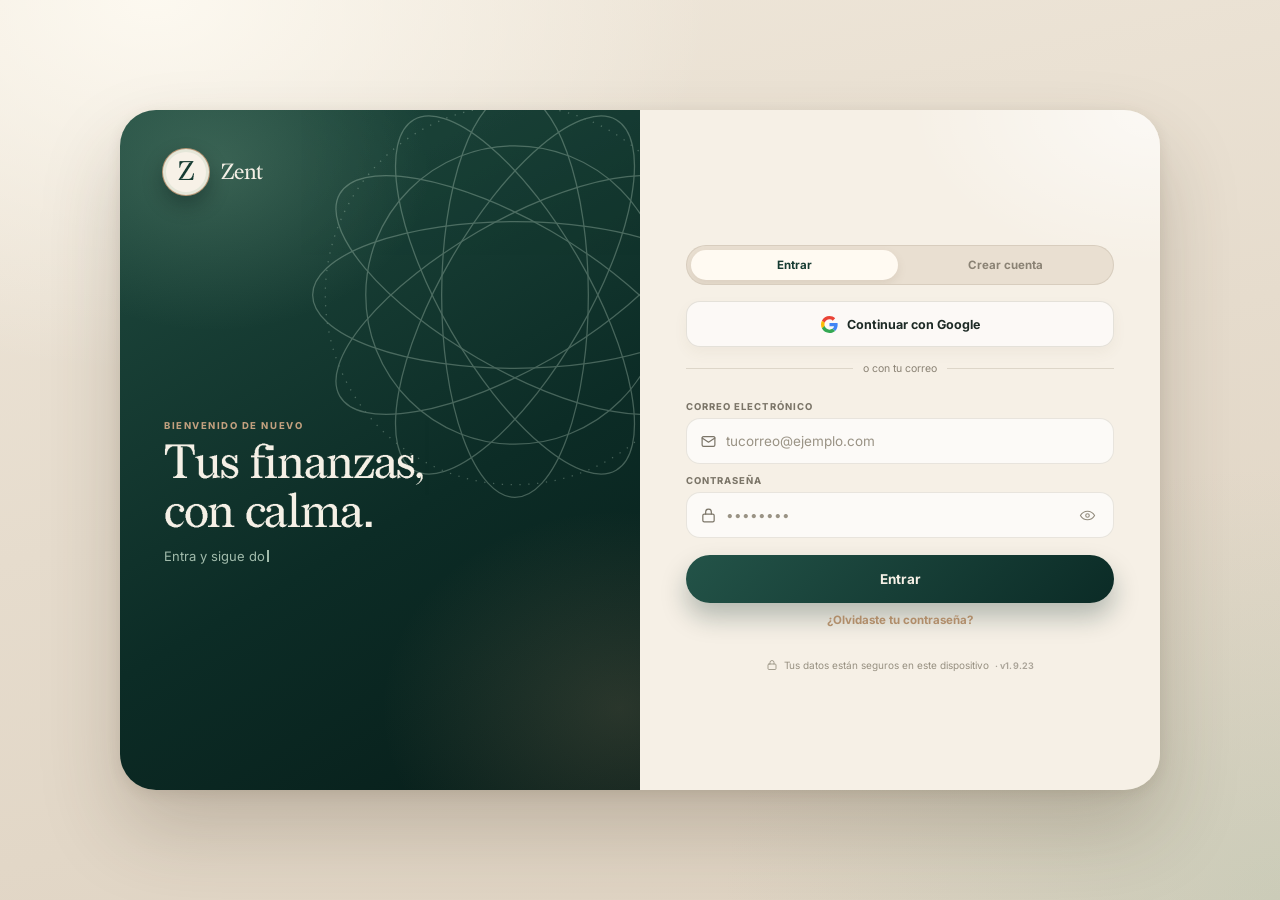
<file: index.html>
<!doctype html>
<html lang="es">
<head>
<meta charset="utf-8">
<meta name="viewport" content="width=device-width, initial-scale=1, maximum-scale=1, user-scalable=no, viewport-fit=cover">
<meta name="theme-color" content="#b08d6a">
<meta name="description" content="Zent: controla tus ingresos, gastos y cuentas de forma simple.">
<meta name="format-detection" content="telephone=no">
<meta name="mobile-web-app-capable" content="yes">
<meta name="apple-mobile-web-app-capable" content="yes">
<meta name="apple-mobile-web-app-title" content="Zent">
<meta name="apple-mobile-web-app-status-bar-style" content="default">
<title>Zent — Tus finanzas claras</title>
<link rel="manifest" href="manifest.webmanifest">
<link rel="icon" href="icons/zent.svg?v=1.8.1" type="image/svg+xml">
<link rel="icon" href="icons/icon-192.png?v=1.8.1" sizes="192x192" type="image/png">
<link rel="apple-touch-icon" href="icons/apple-touch-icon.png?v=1.8.1">
<link rel="preload" href="fonts/inter-normal.woff2" as="font" type="font/woff2" crossorigin>
<link rel="preload" href="fonts/redaction10-regular.woff2" as="font" type="font/woff2" crossorigin>
<link rel="preload" href="fonts/redaction10-bold.woff2" as="font" type="font/woff2" crossorigin>
<link rel="stylesheet" href="fonts.css">
<link rel="stylesheet" href="iconos.css">
<link rel="stylesheet" href="styles.css">
<link rel="stylesheet" href="theme-nayda.css">
<!-- Libreria de Supabase local (sin CDN). Se carga en paralelo y
     nunca bloquea el arranque: la app abre con lo guardado en el
     dispositivo y la nube entra en segundo plano. -->
<script async src="vendor/supabase-js.js"></script>
<script>
  var __zentTouchX = null;
  var __zentTouchY = null;
  document.addEventListener('gesturestart', function (event) { event.preventDefault(); }, { passive: false });
  document.addEventListener('gesturechange', function (event) { event.preventDefault(); }, { passive: false });
  document.addEventListener('gestureend', function (event) { event.preventDefault(); }, { passive: false });
  document.addEventListener('touchstart', function (event) {
    if (event.touches && event.touches.length === 1) {
      __zentTouchX = event.touches[0].clientX;
      __zentTouchY = event.touches[0].clientY;
    }
  }, { passive: true });
  document.addEventListener('touchmove', function (event) {
    if (!event.touches) return;
    if (event.touches.length > 1) { event.preventDefault(); return; }
    if (__zentTouchX === null) return;
    var dx = Math.abs(event.touches[0].clientX - __zentTouchX);
    var dy = Math.abs(event.touches[0].clientY - __zentTouchY);
    if (dx > dy && dx > 6) event.preventDefault();
  }, { passive: false });
  document.addEventListener('touchend', function () {
    __zentTouchX = null;
    __zentTouchY = null;
  }, { passive: true });
</script>
<style>
  /* ============================================================
     Pantalla de carga
     Va incrustada en el HTML para que aparezca de inmediato,
     sin esperar a los CSS externos ni a la librería de Supabase.
     ============================================================ */
  #boot {
    --boot-bg:
      radial-gradient(900px 520px at 12% -6%, rgba(255, 252, 244, 0.92), transparent 62%),
      radial-gradient(760px 460px at 92% 4%, rgba(142, 182, 155, 0.3), transparent 60%),
      radial-gradient(700px 520px at 70% 100%, rgba(176, 141, 106, 0.22), transparent 62%),
      linear-gradient(168deg, #efe7da 0%, #e6dccd 48%, #ded2c1 100%);
    --boot-ink: #163b32;
    --boot-ink-2: rgba(29, 58, 44, 0.52);
    --boot-line: rgba(29, 58, 44, 0.13);
    --boot-humo: rgba(29, 58, 44, 0.1);
    position: fixed;
    inset: 0;
    z-index: 999;
    display: grid;
    place-items: center;
    background: var(--boot-bg);
    transition: opacity .45s ease, visibility .45s;
  }

  #boot::after {
    content: "";
    position: absolute;
    inset: 0;
    pointer-events: none;
    opacity: .3;
    background-image: url("data:image/svg+xml,%3Csvg xmlns='http://www.w3.org/2000/svg' width='160' height='160'%3E%3Cfilter id='n'%3E%3CfeTurbulence type='fractalNoise' baseFrequency='0.85' numOctaves='3' stitchTiles='stitch'/%3E%3C/filter%3E%3Crect width='160' height='160' filter='url(%23n)' opacity='0.22'/%3E%3C/svg%3E");
  }

  #boot.listo {
    opacity: 0;
    visibility: hidden;
  }

  #boot .boot-caja {
    position: relative;
    z-index: 1;
    display: flex;
    flex-direction: column;
    align-items: center;
  }

  /* El billete de Zent, dibujado en SVG para que no dependa de imagenes */
  #boot .boot-bill {
    width: min(240px, 76vw);
    height: auto;
    display: block;
    filter: drop-shadow(0 18px 30px rgba(22, 59, 50, 0.18));
    animation: boot-flotar 3.2s ease-in-out infinite;
  }

  #boot .boot-nombre {
    margin-top: 16px;
    font-family: "Redaction", Georgia, "Times New Roman", serif;
    font-size: 32px;
    letter-spacing: 0.005em;
    color: var(--boot-ink);
    animation: boot-entrar .55s ease both;
  }

  #boot .boot-paso {
    margin-top: 8px;
    min-height: 14px;
    font-family: "Inter", -apple-system, BlinkMacSystemFont, "Segoe UI", Roboto, Arial, sans-serif;
    font-size: 10.5px;
    font-weight: 600;
    letter-spacing: 0.2em;
    text-transform: uppercase;
    color: var(--boot-ink-2);
    animation: boot-entrar .55s ease .1s both;
  }

  #boot .boot-barra {
    width: 128px;
    height: 2px;
    margin-top: 26px;
    border-radius: 2px;
    background: var(--boot-line);
    overflow: hidden;
    animation: boot-entrar .55s ease .18s both;
  }

  #boot .boot-barra i {
    display: block;
    width: 38%;
    height: 100%;
    border-radius: 2px;
    background: linear-gradient(90deg, #8eb69b, #b08d6a);
    animation: boot-barra 1.3s cubic-bezier(.55, 0, .45, 1) infinite;
  }

  /* Tema oscuro */
  @media (prefers-color-scheme: dark) {
    #boot:not(.claro) {
      --boot-bg:
        radial-gradient(900px 520px at 12% -6%, rgba(142, 182, 155, 0.2), transparent 62%),
        radial-gradient(760px 460px at 92% 4%, rgba(218, 241, 222, 0.1), transparent 60%),
        linear-gradient(168deg, #051f20 0%, #0b2b26 55%, #103830 100%);
      --boot-ink: #daf1de;
      --boot-ink-2: rgba(218, 241, 222, 0.55);
      --boot-line: rgba(218, 241, 222, 0.16);
      --boot-humo: rgba(218, 241, 222, 0.08);
    }
  }

  #boot.oscuro {
    --boot-bg:
      radial-gradient(900px 520px at 12% -6%, rgba(142, 182, 155, 0.2), transparent 62%),
      radial-gradient(760px 460px at 92% 4%, rgba(218, 241, 222, 0.1), transparent 60%),
      linear-gradient(168deg, #051f20 0%, #0b2b26 55%, #103830 100%);
    --boot-ink: #daf1de;
    --boot-ink-2: rgba(218, 241, 222, 0.55);
    --boot-line: rgba(218, 241, 222, 0.16);
    --boot-humo: rgba(218, 241, 222, 0.08);
  }

  #boot.oscuro .boot-bill {
    filter: drop-shadow(0 18px 34px rgba(0, 0, 0, 0.45));
  }

  @keyframes boot-flotar {
    0%, 100% { transform: translateY(0); }
    50% { transform: translateY(-6px); }
  }

  @keyframes boot-entrar {
    from { opacity: 0; transform: translateY(9px); }
    to { opacity: 1; transform: none; }
  }

  @keyframes boot-barra {
    0% { transform: translateX(-105%); }
    100% { transform: translateX(365%); }
  }

  @media (prefers-reduced-motion: reduce) {
    #boot .boot-bill,
    #boot .boot-nombre,
    #boot .boot-paso,
    #boot .boot-barra,
    #boot .boot-barra i {
      animation: none;
    }
    #boot .boot-nombre,
    #boot .boot-paso,
    #boot .boot-barra {
      opacity: 1;
    }
  }
</style>
<script>
  /* La pantalla de carga se retira cuando la app avisa que ya está lista.
     Si algo falla, se retira sola para no dejar al usuario atascado. */
  (function () {
    function bootEl() { return document.getElementById('boot'); }

    window.zentListo = function () {
      var boot = bootEl();
      if (!boot || boot.classList.contains('listo')) return;
      boot.classList.add('listo');
      setTimeout(function () {
        if (boot.parentNode) boot.parentNode.removeChild(boot);
      }, 500);
    };

    window.zentCarga = function (texto) {
      var paso = document.getElementById('boot-paso');
      if (paso && texto) paso.textContent = texto;
    };

    function aplicarTema() {
      var boot = bootEl();
      if (!boot) return;
      try {
        var raw = localStorage.getItem('zent.state.v1');
        var tema = raw ? (JSON.parse(raw).theme || 'system') : 'system';
        if (tema === 'dark') boot.classList.add('oscuro');
        if (tema === 'light') boot.classList.add('claro');
      } catch (e) { /* sin tema guardado: se usa el del sistema */ }
    }

    if (document.readyState === 'loading') {
      document.addEventListener('DOMContentLoaded', aplicarTema);
    } else {
      aplicarTema();
    }

    setTimeout(window.zentListo, 6000);
  })();
</script>
</head>
<body>
<div id="boot" aria-hidden="true">
  <div class="boot-caja">
    <svg class="boot-bill" viewBox="0 0 240 104" role="img" aria-label="Billete de Zent">
      <defs>
        <linearGradient id="bpapel" x1="0" y1="0" x2="0.6" y2="1">
          <stop offset="0" stop-color="#f6f8ea"/>
          <stop offset="0.55" stop-color="#e6ecd4"/>
          <stop offset="1" stop-color="#d2ddbb"/>
        </linearGradient>
      </defs>
      <rect x="1" y="1" width="238" height="102" rx="9" fill="url(#bpapel)" stroke="rgba(29,58,44,0.55)"/>
      <rect x="6" y="6" width="228" height="92" rx="6" fill="none" stroke="rgba(29,58,44,0.32)"/>
      <rect x="10" y="10" width="220" height="84" rx="4" fill="none" stroke="rgba(29,58,44,0.14)"/>
      <rect x="18" y="21" width="46" height="15" rx="7.5" fill="rgba(255,255,255,0.42)" stroke="rgba(29,58,44,0.4)"/>
      <rect x="176" y="21" width="46" height="15" rx="7.5" fill="rgba(255,255,255,0.42)" stroke="rgba(29,58,44,0.4)"/>
      <rect x="30" y="27" width="22" height="2" rx="1" fill="rgba(29,58,44,0.22)"/>
      <rect x="188" y="27" width="22" height="2" rx="1" fill="rgba(29,58,44,0.22)"/>
      <rect x="72" y="14" width="96" height="13" rx="2" fill="#1a382b"/>
      <text x="120" y="24" text-anchor="middle" font-family="Inter, -apple-system, Segoe UI, Roboto, Arial, sans-serif" font-size="9" font-weight="700" letter-spacing="1.2" fill="#eff4e1">BANCO DE ZENT</text>
      <ellipse cx="120" cy="55" rx="24" ry="22" fill="none" stroke="rgba(29,58,44,0.28)" stroke-dasharray="1.5 2.2"/>
      <ellipse cx="120" cy="55" rx="20" ry="18" fill="#eef2df" stroke="rgba(29,58,44,0.6)" stroke-width="2"/>
      <text x="120" y="66" text-anchor="middle" font-family="Redaction, Georgia, Times New Roman, serif" font-size="30" fill="#1d3a2c">Z</text>
      <rect x="84" y="80" width="72" height="14" rx="2" fill="#1a382b"/>
      <text x="120" y="90.5" text-anchor="middle" font-family="Redaction, Georgia, Times New Roman, serif" font-size="10" letter-spacing="1.8" fill="#eff4e1">EFECTIVO</text>
    </svg>
    <span class="boot-nombre">Zent</span>
    <span class="boot-paso" id="boot-paso">Preparando tus cuentas…</span>
    <span class="boot-barra"><i></i></span>
  </div>
</div>
<div class="app">
  <aside class="sidebar" aria-label="Navegación principal">
    <a class="brand" href="#/resumen" aria-label="Zent, ir al resumen">
      <span class="brand-mark" aria-hidden="true">Z</span>
      <span class="brand-text">Zent<small>Tus finanzas, claras</small></span>
    </a>
    <nav class="side-nav">
      <button class="nav-item" data-action="nav" data-view="resumen">
        <svg viewBox="0 0 24 24" aria-hidden="true"><path d="M3 10.5 12 3l9 7.5V21a1 1 0 0 1-1 1h-5v-7H9v7H4a1 1 0 0 1-1-1z"/></svg>
        <span>Resumen</span>
      </button>
      <button class="nav-item" data-action="nav" data-view="movimientos">
        <svg viewBox="0 0 24 24" aria-hidden="true"><path d="M4 7h14l-3-3M20 17H6l3 3"/></svg>
        <span>Movimientos</span>
      </button>
      <button class="nav-item" data-action="nav" data-view="cuentas">
        <svg viewBox="0 0 24 24" aria-hidden="true"><rect x="3" y="6" width="18" height="13" rx="2"/><path d="M3 10h18M16 14h2"/></svg>
        <span>Cuentas</span>
      </button>
      <button class="nav-item" data-action="nav" data-view="estadisticas">
        <svg viewBox="0 0 24 24" aria-hidden="true"><path d="M4 20V11M10 20V4M16 20v-6M22 20H2"/></svg>
        <span>Estadísticas</span>
      </button>
      <button class="nav-item" data-action="nav" data-view="ajustes">
        <svg viewBox="0 0 24 24" aria-hidden="true"><circle cx="12" cy="12" r="3"/><path d="M19 12a7 7 0 0 0-.1-1l2-1.6-2-3.4-2.4 1a7 7 0 0 0-1.7-1L14.5 3h-5l-.3 2.5a7 7 0 0 0-1.7 1l-2.4-1-2 3.4L5 11a7 7 0 0 0 0 2l-2 1.6 2 3.4 2.4-1a7 7 0 0 0 1.7 1l.3 2.5h5l.3-2.5a7 7 0 0 0 1.7-1l2.4 1 2-3.4-2-1.6c.1-.3.1-.7.1-1z"/></svg>
        <span>Ajustes</span>
      </button>
    </nav>
    <div class="side-foot">
      <p class="privacy-note">Tus datos se sincronizan con Supabase.</p>
    </div>
  </aside>

  <div class="main">
    <header class="topbar">
      <div class="topbar-brand only-mobile" aria-hidden="true"><span class="brand-mark sm">Z</span>Zent</div>
      <button class="icon-btn" id="themeBtn" data-action="cycle-theme" aria-label="Cambiar tema"></button>
    </header>

    <main id="view" class="view" tabindex="-1"></main>

    <button class="fab" data-action="add-movement" aria-label="Agregar movimiento">
      <svg viewBox="0 0 24 24" aria-hidden="true"><path d="M12 5v14M5 12h14"/></svg>
      <span>Agregar</span>
    </button>

    <nav class="tabbar" aria-label="Navegación inferior">
      <button class="tab-item" data-action="nav" data-view="resumen">
        <svg viewBox="0 0 24 24" aria-hidden="true"><path d="M3 10.5 12 3l9 7.5V21a1 1 0 0 1-1 1h-5v-7H9v7H4a1 1 0 0 1-1-1z"/></svg><span>Inicio</span>
      </button>
      <button class="tab-item" data-action="nav" data-view="movimientos">
        <svg viewBox="0 0 24 24" aria-hidden="true"><path d="M4 7h14l-3-3M20 17H6l3 3"/></svg><span>Movs.</span>
      </button>
      <button class="tab-item" data-action="nav" data-view="cuentas">
        <svg viewBox="0 0 24 24" aria-hidden="true"><rect x="3" y="6" width="18" height="13" rx="2"/><path d="M3 10h18M16 14h2"/></svg><span>Cuentas</span>
      </button>
      <button class="tab-item" data-action="nav" data-view="estadisticas">
        <svg viewBox="0 0 24 24" aria-hidden="true"><path d="M4 20V11M10 20V4M16 20v-6M22 20H2"/></svg><span>Stats</span>
      </button>
      <button class="tab-item" data-action="nav" data-view="ajustes">
        <svg viewBox="0 0 24 24" aria-hidden="true"><circle cx="12" cy="12" r="3"/><path d="M19 12a7 7 0 0 0-.1-1l2-1.6-2-3.4-2.4 1a7 7 0 0 0-1.7-1L14.5 3h-5l-.3 2.5a7 7 0 0 0-1.7 1l-2.4-1-2 3.4L5 11a7 7 0 0 0 0 2l-2 1.6 2 3.4 2.4-1a7 7 0 0 0 1.7 1l.3 2.5h5l.3-2.5a7 7 0 0 0 1.7-1l2.4 1 2-3.4-2-1.6c.1-.3.1-.7.1-1z"/></svg><span>Ajustes</span>
      </button>
    </nav>
  </div>
</div>

<div id="modalRoot"></div>
<div id="toast" class="toast" role="status" aria-live="polite"></div>
<script src="supabase-config.js"></script>
<script src="sync.js"></script>
<script>
/* Comprobación local de la sesión: si hay un token guardado se abre
   la app al instante, sin esperar a la red. La validación real se
   hace en segundo plano desde app.js. */
(function () {
  var hasSession = false;
  try {
    for (var i = 0; i < localStorage.length; i += 1) {
      var key = localStorage.key(i) || '';
      if (key.indexOf('sb-') === 0 && key.indexOf('-auth-token') !== -1 && localStorage.getItem(key)) {
        hasSession = true;
        break;
      }
    }
  } catch (error) { /* almacenamiento bloqueado */ }
  if (!hasSession) {
    location.replace('login.html');
    return;
  }
  if (typeof window.zentCarga === 'function') window.zentCarga('Abriendo tus cuentas…');
})();
</script>
<script src="icons/iconos.js"></script>
<script src="frases.js" defer></script>
<script src="app.js" defer></script>
</body>
</html>
</file>
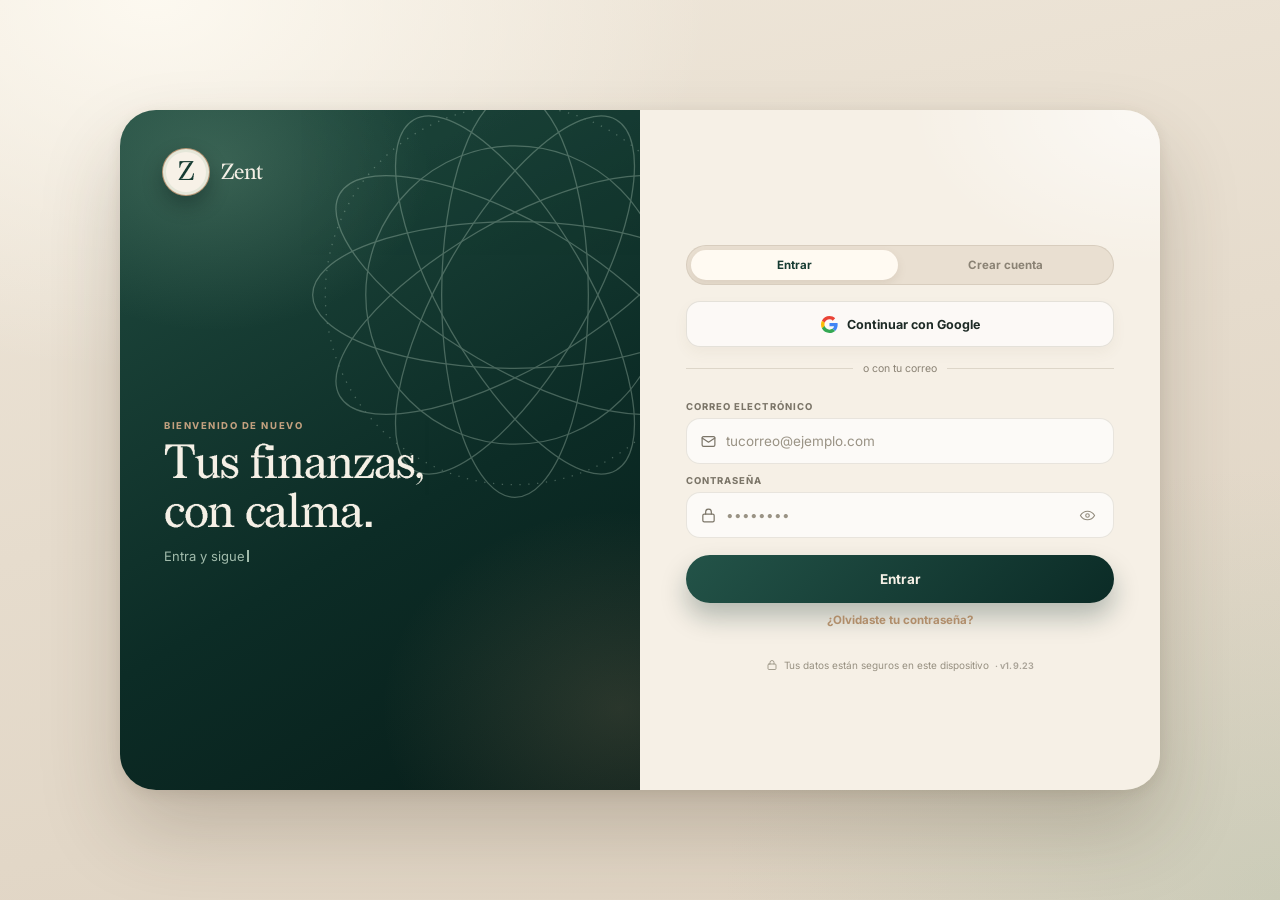
<file: login.html>
<!doctype html>
<html lang="es">
<head>
<meta charset="utf-8">
<meta name="viewport" content="width=device-width, initial-scale=1, maximum-scale=1, user-scalable=no">
<meta name="theme-color" content="#163b32">
<meta name="apple-mobile-web-app-status-bar-style" content="default">
<title>Zent — Iniciar sesión</title>
<link rel="icon" href="icons/zent.svg?v=1.8.1" type="image/svg+xml">
<link rel="preload" href="fonts/inter-normal.woff2" as="font" type="font/woff2" crossorigin>
<link rel="preload" href="fonts/redaction10-regular.woff2" as="font" type="font/woff2" crossorigin>
<link rel="stylesheet" href="fonts.css">
<script>
  var __zentTouchX = null;
  var __zentTouchY = null;
  document.addEventListener('gesturestart', function (event) { event.preventDefault(); }, { passive: false });
  document.addEventListener('gesturechange', function (event) { event.preventDefault(); }, { passive: false });
  document.addEventListener('gestureend', function (event) { event.preventDefault(); }, { passive: false });
  document.addEventListener('touchstart', function (event) {
    if (event.touches && event.touches.length === 1) {
      __zentTouchX = event.touches[0].clientX;
      __zentTouchY = event.touches[0].clientY;
    }
  }, { passive: true });
  document.addEventListener('touchmove', function (event) {
    if (!event.touches) return;
    if (event.touches.length > 1) { event.preventDefault(); return; }
    if (__zentTouchX === null) return;
    var dx = Math.abs(event.touches[0].clientX - __zentTouchX);
    var dy = Math.abs(event.touches[0].clientY - __zentTouchY);
    if (dx > dy && dx > 6) event.preventDefault();
  }, { passive: false });
  document.addEventListener('touchend', function () {
    __zentTouchX = null;
    __zentTouchY = null;
  }, { passive: true });
</script>
<style>
  * { box-sizing: border-box; }
  :root {
    --forest: #163b32;
    --forest-2: #0b2b26;
    --sage: #8eb69b;
    --camel: #b08d6a;
    --cream: #f6f0e6;
    --ink: #1d2a25;
    --muted: #7b7568;
    --line: rgba(122, 110, 88, .2);
    --serif: "Redaction", Georgia, "Times New Roman", serif;
    --sans: "Inter", -apple-system, BlinkMacSystemFont, "Segoe UI", Roboto, Helvetica, Arial, sans-serif;
  }
  html, body {
    margin: 0;
    padding: 0;
    min-height: 100%;
    overscroll-behavior-y: none;
  }
  html {
    background: linear-gradient(180deg, #0c2c26 0%, #0c2c26 50%, #f6f0e6 50%, #f6f0e6 100%);
  }
  body {
    min-height: 100dvh;
    font-family: var(--sans);
    background: var(--cream);
    color: var(--ink);
    -webkit-user-select: none;
    user-select: none;
    -webkit-touch-callout: none;
    touch-action: pan-y;
    overflow-x: hidden;
    overflow-x: clip;
    overscroll-behavior-x: none;
  }
  a { color: inherit; }
  .shell {
    min-height: 100dvh;
    display: flex;
    flex-direction: column;
  }

  /* En iPhone el documento no debe rebotar: si lo hace, Safari descubre
     el lienzo blanco por arriba y por abajo. El desplazamiento vive
     dentro de .shell, cuyo fondo es verde arriba y crema abajo, así que
     el rebote siempre enseña el color correcto. */
  @media (max-width: 899px) {
    html {
      position: fixed;
      inset: 0;
      width: 100%;
      height: 100%;
      overflow: hidden;
      background: var(--cream);
    }
    body {
      position: fixed;
      inset: 0;
      height: 100%;
      min-height: 0;
      overflow: hidden;
      background: var(--cream);
    }
    .shell {
      --top-h: 340px;
      height: 100%;
      min-height: 0;
      overflow-x: hidden;
      overflow-y: auto;
      -webkit-overflow-scrolling: touch;
      overscroll-behavior-y: contain;
      background: linear-gradient(180deg, #0c2c26 0 var(--top-h), var(--cream) var(--top-h));
    }
  }

  /* ---------- Cabecera bosque ---------- */
  .bosque-top {
    position: relative;
    flex: none;
    min-height: 340px;
    overflow: hidden;
    padding-top: max(0px, env(safe-area-inset-top));
    color: #f5f0e6;
    background:
      radial-gradient(340px 260px at 18% 8%, rgba(142, 182, 155, .26), transparent 64%),
      radial-gradient(360px 300px at 96% 88%, rgba(176, 141, 106, .2), transparent 66%),
      linear-gradient(150deg, #214c40, #0c2c26 58%, #071d19);
    transition: min-height .25s ease;
  }
  .rosette {
    position: absolute;
    top: -46px;
    right: -70px;
    width: 340px;
    height: 340px;
    opacity: .28;
    pointer-events: none;
  }
  .rosette ellipse, .rosette circle {
    fill: none;
    stroke: #daf1de;
    stroke-width: 1;
  }
  .brand {
    position: relative;
    z-index: 2;
    display: flex;
    align-items: center;
    gap: 11px;
    width: fit-content;
    margin: 18px 24px 0;
    text-decoration: none;
  }
  .seal {
    display: grid;
    place-items: center;
    width: 48px;
    height: 48px;
    border: 1.5px solid rgba(176, 141, 106, .9);
    border-radius: 50%;
    background: #f7f1e7;
    color: var(--forest);
    font-family: var(--serif);
    font-size: 27px;
    line-height: 1;
    box-shadow: 0 9px 20px rgba(3, 17, 14, .32), inset 0 0 0 3px rgba(142, 182, 155, .18);
  }
  .wordmark {
    font-family: var(--serif);
    font-size: 22px;
    font-weight: 400;
    letter-spacing: -.01em;
  }
  .bosque-copy {
    position: relative;
    z-index: 2;
    padding: 44px 26px 0;
    transition: opacity .2s ease, transform .25s ease;
  }
  .eyebrow {
    min-height: 1.2em;
    margin: 0 0 9px;
    color: #c3a17f;
    font-size: 9.5px;
    font-weight: 750;
    letter-spacing: .16em;
    text-transform: uppercase;
  }
  .bosque-copy h1 {
    min-height: 2.04em;
    max-width: 310px;
    margin: 0;
    font-family: var(--serif);
    font-size: 36px;
    font-weight: 400;
    letter-spacing: -.028em;
    line-height: 1.02;
    white-space: pre-line;
  }
  .top-sub {
    min-height: 1.5em;
    margin: 9px 0 0;
    color: rgba(218, 241, 222, .72);
    font-size: 11.5px;
    line-height: 1.5;
  }
  .type-cursor {
    display: inline-block;
    width: 2px;
    height: .92em;
    margin-left: 2px;
    background: currentColor;
    vertical-align: -.08em;
    animation: cursor-blink .75s steps(1) infinite;
  }
  @keyframes cursor-blink {
    50% { opacity: 0; }
  }

  /* ---------- Hoja del formulario ---------- */
  .bosque-sheet {
    position: relative;
    flex: 1;
    display: flex;
    flex-direction: column;
    padding: 20px 24px calc(24px + env(safe-area-inset-bottom));
    border-radius: 34px 34px 0 0;
    background:
      radial-gradient(420px 260px at 100% 0%, rgba(255, 255, 255, .62), transparent 60%),
      var(--cream);
    box-shadow: 0 -16px 34px rgba(5, 25, 20, .16);
  }
  .auth-tabs {
    position: relative;
    display: flex;
    gap: 4px;
    padding: 4px;
    overflow: hidden;
    border: 1px solid rgba(122, 110, 88, .16);
    border-radius: 999px;
    background: #e9dfd1;
  }
  .auth-tab-pill {
    position: absolute;
    z-index: 0;
    top: 4px;
    bottom: 4px;
    left: 4px;
    width: calc(50% - 6px);
    border-radius: 999px;
    background: #fffaf2;
    box-shadow: 0 4px 10px rgba(122, 102, 72, .12);
    pointer-events: none;
    transition: transform .32s cubic-bezier(.22, .9, .28, 1.12);
  }
  .auth-tabs[data-mode="signup"] .auth-tab-pill {
    transform: translateX(calc(100% + 4px));
  }
  .auth-tab {
    position: relative;
    z-index: 1;
    flex: 1;
    padding: 8px 0;
    border: 0;
    border-radius: 999px;
    background: transparent;
    color: #8a8274;
    font-family: var(--sans);
    font-size: 11.5px;
    font-weight: 700;
    cursor: pointer;
    transition: color .2s ease;
  }
  .auth-tab.active {
    color: var(--forest);
  }
  .auth-tab:focus-visible {
    outline: 2px solid var(--camel);
    outline-offset: -2px;
  }

  /* La recuperación y la confirmación por código son flujos aparte:
     no mostramos las pestañas Entrar / Crear cuenta. Conservamos el
     espacio para que el contenido no salte. */
  body.recovery-active .auth-tabs,
  body.recovery-active .google,
  body.recovery-active .divider,
  body.verify-active .auth-tabs,
  body.verify-active .google,
  body.verify-active .divider {
    display: none;
  }
  #recoveryRequest,
  #recoveryReset,
  #signupVerify {
    padding-top: 40px;
  }
  .google {
    display: flex;
    align-items: center;
    justify-content: center;
    gap: 9px;
    width: 100%;
    height: 46px;
    margin-top: 16px;
    border: 1px solid rgba(122, 110, 88, .18);
    border-radius: 14px;
    background: rgba(255, 255, 255, .62);
    color: var(--ink);
    font-family: var(--sans);
    font-size: 12.5px;
    font-weight: 700;
    cursor: pointer;
    box-shadow: 0 6px 14px rgba(122, 102, 72, .06);
    transition: background .18s ease, border-color .18s ease, transform .12s ease;
  }
  .google:hover { background: rgba(255, 255, 255, .82); }
  .google:active { transform: scale(.985); }
  .google:disabled { opacity: .6; cursor: not-allowed; }
  .google svg { width: 17px; height: 17px; flex: none; }
  .divider {
    display: flex;
    align-items: center;
    gap: 10px;
    margin: 15px 0;
    color: #8a8274;
    font-size: 10.5px;
    white-space: nowrap;
  }
  .divider::before, .divider::after {
    content: "";
    flex: 1;
    height: 1px;
    background: var(--line);
  }
  .field { display: flex; flex-direction: column; gap: 6px; margin-top: 11px; }
  .field label {
    color: var(--muted);
    font-size: 9.5px;
    font-weight: 750;
    letter-spacing: .11em;
    text-transform: uppercase;
  }
  .input-shell {
    display: flex;
    align-items: center;
    gap: 9px;
    height: 46px;
    padding: 0 13px;
    border: 1px solid rgba(122, 110, 88, .16);
    border-radius: 14px;
    background: rgba(255, 255, 255, .68);
    color: var(--muted);
    transition: border-color .15s ease, box-shadow .15s ease, background .15s ease;
  }
  .input-shell:focus-within {
    border-color: var(--camel);
    background: rgba(255, 255, 255, .86);
    box-shadow: 0 0 0 3px rgba(176, 141, 106, .14);
  }
  .input-shell > svg {
    flex: none;
    width: 17px;
    height: 17px;
    fill: none;
    stroke: currentColor;
    stroke-width: 1.7;
    stroke-linecap: round;
    stroke-linejoin: round;
  }
  .input-shell input {
    flex: 1;
    min-width: 0;
    padding: 0;
    border: 0;
    outline: 0;
    background: transparent;
    color: var(--ink);
    font-family: var(--sans);
    font-size: 13.5px;
    -webkit-user-select: text;
    user-select: text;
  }
  .input-shell input::placeholder { color: #9a9385; }
  .eye {
    flex: none;
    display: grid;
    place-items: center;
    width: 26px;
    height: 26px;
    padding: 0;
    border: 0;
    border-radius: 50%;
    background: transparent;
    color: #928b7d;
    cursor: pointer;
    transition: color .15s ease, background .15s ease;
  }
  .eye:hover { background: rgba(176, 141, 106, .12); color: var(--camel); }
  .eye.on { color: var(--camel); }
  .eye svg {
    width: 17px;
    height: 17px;
    fill: none;
    stroke: currentColor;
    stroke-width: 1.6;
    stroke-linecap: round;
    stroke-linejoin: round;
  }
  .primary {
    width: 100%;
    height: 48px;
    margin-top: 17px;
    border: 0;
    border-radius: 999px;
    background: linear-gradient(135deg, #235348, var(--forest-2));
    color: #f5f0e6;
    font-family: var(--sans);
    font-size: 13.5px;
    font-weight: 700;
    cursor: pointer;
    box-shadow: 0 14px 26px rgba(11, 43, 38, .28);
    transition: filter .15s ease, transform .12s ease;
  }
  .primary:hover { filter: brightness(1.07); }
  .primary:active { transform: scale(.985); }
  .primary:disabled { opacity: .6; cursor: not-allowed; }
  .link {
    display: block;
    width: 100%;
    padding: 10px 0 0;
    border: 0;
    background: none;
    color: var(--camel);
    font-family: var(--sans);
    font-size: 11.5px;
    font-weight: 700;
    text-align: center;
    cursor: pointer;
  }
  .link:hover { text-decoration: underline; }
  .hint {
    margin: 8px 0 0;
    color: #8d8676;
    font-size: 10.5px;
    line-height: 1.5;
    text-align: center;
  }
  .verify-icon {
    display: grid;
    place-items: center;
    width: 46px;
    height: 46px;
    margin: 2px auto 10px;
    border-radius: 50%;
    background: #e8efe7;
    color: var(--forest);
  }
  .verify-icon svg {
    width: 22px;
    height: 22px;
    fill: none;
    stroke: currentColor;
    stroke-width: 1.7;
    stroke-linecap: round;
    stroke-linejoin: round;
  }
  .verify-copy {
    margin: 0 0 14px;
    color: var(--muted);
    font-size: 11.5px;
    line-height: 1.55;
    text-align: center;
  }
  .verify-copy strong {
    display: block;
    margin-top: 3px;
    color: var(--ink);
    font-weight: 650;
    word-break: break-all;
  }
  .code-input {
    display: block;
    width: 100%;
    height: 54px;
    padding: 0 8px;
    border: 1px solid rgba(122, 110, 88, .28);
    border-radius: 14px;
    background: #fffdf8;
    color: var(--ink);
    font-family: var(--sans);
    font-size: 24px;
    font-weight: 750;
    font-variant-numeric: tabular-nums;
    letter-spacing: .42em;
    text-indent: .42em;
    text-align: center;
    outline: none;
    transition: border-color .2s ease, box-shadow .2s ease;
  }
  .code-input::placeholder {
    color: #c9c1b3;
    opacity: .7;
  }
  .code-input:focus {
    border-color: var(--camel);
    box-shadow: 0 0 0 3px rgba(176, 141, 106, .14);
  }
  #changeEmail {
    color: #8d8676;
    font-size: 10.5px;
    font-weight: 600;
  }
  .error {
    display: none;
    margin-top: 14px;
    padding: 10px 12px;
    border: 1px solid rgba(166, 93, 74, .18);
    border-radius: 12px;
    background: rgba(166, 93, 74, .09);
    color: #a65d4a;
    font-size: 12px;
    font-weight: 600;
    line-height: 1.45;
  }
  .error.ok {
    border-color: rgba(79, 127, 99, .18);
    background: rgba(79, 127, 99, .1);
    color: #4f7f63;
  }
  .secure {
    display: flex;
    align-items: center;
    justify-content: center;
    gap: 6px;
    margin: auto 0 0;
    padding-top: 12px;
    color: #979081;
    font-size: 10px;
    text-align: center;
  }
  .secure svg {
    width: 12px;
    height: 12px;
    fill: none;
    stroke: currentColor;
    stroke-width: 1.7;
    stroke-linecap: round;
    stroke-linejoin: round;
  }
  .login-version {
    color: rgba(123, 117, 104, .62);
    font-size: 9px;
    font-weight: 650;
    letter-spacing: .02em;
    white-space: nowrap;
  }
  .toast {
    position: fixed;
    left: 50%;
    bottom: calc(24px + env(safe-area-inset-bottom));
    z-index: 20;
    max-width: min(90vw, 420px);
    padding: 12px 18px;
    border-radius: 999px;
    background: var(--forest);
    color: #daf1de;
    font-size: 13px;
    font-weight: 650;
    text-align: center;
    opacity: 0;
    pointer-events: none;
    transform: translate(-50%, 8px);
    transition: opacity .2s ease, transform .2s ease;
  }
  .toast.on { opacity: 1; transform: translate(-50%, 0); }

  /* ---------- Pantallas cortas ---------- */
  @media (max-height: 700px) and (max-width: 899px) {
    .shell { --top-h: 280px; }
    .bosque-top { min-height: 280px; }
    .bosque-copy { padding-top: 30px; }
    .bosque-copy h1 { font-size: 31px; }
    .bosque-sheet { padding-top: 16px; }
  }

  @media (min-width: 600px) and (max-width: 899px) {
    .bosque-sheet { align-items: center; }
    .bosque-sheet > * { width: 100%; max-width: 460px; }
    .bosque-sheet .secure { margin-top: auto; }
  }

  /* Al escribir en el iPhone, la cabecera se compacta para que los
     campos queden por encima del teclado sin mover la hoja. */
  input { scroll-margin-bottom: 26px; }

  @media (max-width: 899px) {
    body.typing .shell { --top-h: env(safe-area-inset-top); }
    body.typing .bosque-top { min-height: env(safe-area-inset-top); }
    body.typing .brand { display: none; }
    body.typing .bosque-copy {
      position: absolute;
      inset: auto 0 0;
      visibility: hidden;
      opacity: 0;
      transform: translateY(-8px);
      pointer-events: none;
    }
    /* Al escribir, el botón de Google y el separador se ocultan. La hoja
       baja solo lo justo: más espacio hace que iOS centre la contraseña
       y vuelva el rebote al cambiar de campo. */
    body.typing .bosque-sheet {
      padding-top: calc(20px + 16px);
    }
    body.typing .google,
    body.typing .divider {
      display: none;
    }
    /* Si el teclado se cerró pero el campo sigue enfocado (la barra de
       arriba/abajo del teclado sigue visible), bajamos la hoja para que
       el formulario no quede pegado al borde superior. */
    body.typing.keyboard-closed .bosque-sheet {
      padding-top: calc(20px + 14vh);
    }
  }

  /* Compactación instantánea al tocar un campo: iOS decide si debe
     desplazar la página justo al enfocar, así que la cabecera ya tiene
     que estar en su sitio final. */
  body.snap .bosque-top,
  body.snap .bosque-copy {
    transition: none !important;
  }

  /* Solo en pantallas bajas hace falta reservar recorrido para subir el
     campo por encima del teclado. En móviles altos la cabecera compacta
     ya deja los campos visibles y no debe quedar un hueco crema. */
  @media (max-width: 899px) {
    body.typing.short-screen .bosque-sheet {
      padding-bottom: calc(24px + env(safe-area-inset-bottom) + min(160px, var(--keyboard-height, 0px)));
    }
  }

  @media (prefers-reduced-motion: reduce) {
    .auth-tab-pill,
    .auth-tab,
    .bosque-top,
    .bosque-copy {
      transition: none !important;
    }
    .type-cursor { animation: none; }
  }

  /* ---------- Escritorio ---------- */
  @media (min-width: 900px) {
    body {
      display: grid;
      place-items: center;
      padding: 32px;
      background:
        radial-gradient(900px 600px at 12% 0%, rgba(255, 252, 244, .85), transparent 62%),
        radial-gradient(900px 700px at 100% 100%, rgba(142, 182, 155, .24), transparent 62%),
        linear-gradient(168deg, #efe7da 0%, #e6dccd 48%, #ded2c1 100%);
    }
    .shell {
      width: min(1040px, 100%);
      min-height: 680px;
      display: grid;
      grid-template-columns: 1fr 1fr;
      overflow: hidden;
      border-radius: 36px;
      box-shadow: 0 40px 80px rgba(66, 50, 30, .22), 0 4px 14px rgba(66, 50, 30, .1);
    }
    .bosque-top {
      min-height: 100%;
      padding-top: 0;
      display: flex;
      flex-direction: column;
    }
    .brand { margin: 38px 42px 0; }
    .bosque-copy { margin-top: auto; margin-bottom: auto; padding: 0 44px; }
    .bosque-copy h1 { font-size: 48px; max-width: 370px; }
    .top-sub { font-size: 13px; }
    .rosette { top: -30px; right: -90px; width: 430px; height: 430px; }
    .bosque-sheet {
      justify-content: center;
      padding: 46px 46px calc(30px + env(safe-area-inset-bottom));
      border-radius: 0;
      box-shadow: none;
    }
    .bosque-sheet .secure { margin-top: 20px; }
    .toast { bottom: 24px; }
  }
</style>
</head>
<body>
<svg width="0" height="0" style="position:absolute" aria-hidden="true">
  <defs>
    <symbol id="g-google" viewBox="0 0 48 48">
      <path fill="#EA4335" d="M24 9.5c3.54 0 6.71 1.22 9.21 3.6l6.85-6.85C35.9 2.38 30.47 0 24 0 14.62 0 6.51 5.38 2.56 13.22l7.98 6.19C12.43 13.72 17.74 9.5 24 9.5z"/>
      <path fill="#4285F4" d="M46.98 24.55c0-1.57-.15-3.09-.38-4.55H24v9.02h12.94c-.58 2.96-2.26 5.48-4.78 7.18l7.73 6c4.51-4.18 7.09-10.36 7.09-17.65z"/>
      <path fill="#FBBC05" d="M10.53 28.59c-.48-1.45-.76-2.99-.76-4.59s.27-3.14.76-4.59l-7.98-6.19C.92 16.46 0 20.12 0 24c0 3.88.92 7.54 2.56 10.78l7.97-6.19z"/>
      <path fill="#34A853" d="M24 48c6.48 0 11.93-2.13 15.89-5.81l-7.73-6c-2.15 1.45-4.92 2.3-8.16 2.3-6.26 0-11.57-4.22-13.47-9.91l-7.98 6.19C6.51 42.62 14.62 48 24 48z"/>
    </symbol>
    <symbol id="g-mail" viewBox="0 0 24 24"><rect x="3" y="5" width="18" height="14" rx="2"/><path d="m3 7 9 6 9-6"/></symbol>
    <symbol id="g-lock" viewBox="0 0 24 24"><rect x="4" y="10" width="16" height="11" rx="2"/><path d="M8 10V7a4 4 0 0 1 8 0v3"/></symbol>
    <symbol id="g-eye" viewBox="0 0 24 24"><path d="M2 12s3.5-6 10-6 10 6 10 6-3.5 6-10 6S2 12 2 12z"/><circle cx="12" cy="12" r="2.5"/></symbol>
    <symbol id="g-eye-off" viewBox="0 0 24 24"><path d="M3 3l18 18"/><path d="M10.6 6.2A10.8 10.8 0 0 1 12 6c6.5 0 10 6 10 6a17.6 17.6 0 0 1-3.1 3.8"/><path d="M6.2 6.9A17.5 17.5 0 0 0 2 12s3.5 6 10 6a10.6 10.6 0 0 0 4.2-.8"/><path d="M9.9 9.9a3 3 0 0 0 4.2 4.2"/></symbol>
  </defs>
</svg>

<main class="shell">
  <section class="bosque-top">
    <svg class="rosette" viewBox="0 0 340 340" aria-hidden="true">
      <g transform="translate(170 170)">
        <ellipse rx="160" ry="58"/><ellipse rx="160" ry="58" transform="rotate(30)"/>
        <ellipse rx="160" ry="58" transform="rotate(60)"/><ellipse rx="160" ry="58" transform="rotate(90)"/>
        <ellipse rx="160" ry="58" transform="rotate(120)"/><ellipse rx="160" ry="58" transform="rotate(150)"/>
        <circle r="118"/><circle r="150" stroke-dasharray="1 6"/>
      </g>
    </svg>

    <a class="brand" href="index.html" aria-label="Zent">
      <span class="seal" aria-hidden="true">Z</span>
      <span class="wordmark">Zent</span>
    </a>

    <div class="bosque-copy">
      <p class="eyebrow" id="authEyebrow"></p>
      <h1 id="authTitle"></h1>
      <p class="top-sub" id="authSubtitle"></p>
    </div>
  </section>

  <section class="bosque-sheet">
    <div class="auth-tabs" id="authTabs" data-mode="login" role="tablist" aria-label="Acceso a Zent">
      <span class="auth-tab-pill" aria-hidden="true"></span>
      <button class="auth-tab active" id="tabLogin" type="button" role="tab" aria-selected="true" aria-controls="mode-login">Entrar</button>
      <button class="auth-tab" id="tabSignup" type="button" role="tab" aria-selected="false" aria-controls="mode-signup">Crear cuenta</button>
    </div>

    <button class="google" id="btnGoogle" type="button">
      <svg><use href="#g-google"/></svg>
      <span>Continuar con Google</span>
    </button>

    <div class="divider">o con tu correo</div>

    <div id="mode-login" role="tabpanel" aria-labelledby="tabLogin">
      <div id="loginForm">
        <div class="field">
          <label for="loginEmail">Correo electrónico</label>
          <div class="input-shell">
            <svg><use href="#g-mail"/></svg>
            <input id="loginEmail" type="email" placeholder="tucorreo@ejemplo.com" autocomplete="email" inputmode="email">
          </div>
        </div>
        <div class="field">
          <label for="loginPassword">Contraseña</label>
          <div class="input-shell">
            <svg><use href="#g-lock"/></svg>
            <input id="loginPassword" type="password" placeholder="••••••••" autocomplete="current-password">
            <button class="eye" type="button" data-eye="loginPassword" aria-label="Mostrar contraseña">
              <svg><use href="#g-eye"/></svg>
            </button>
          </div>
        </div>
        <button class="primary" id="btnLogin" data-label="Entrar" type="button">Entrar</button>
        <button class="link" id="forgotPassword" type="button">¿Olvidaste tu contraseña?</button>
        <button class="link" id="resendLink" type="button" style="display:none">Reenviar correo de confirmación</button>
      </div>

      <div id="recoveryRequest" style="display:none">
        <div class="verify-icon" aria-hidden="true">
          <svg><use href="#g-lock"/></svg>
        </div>
        <p class="verify-copy">Escribe tu correo y te enviaremos un código para recuperar tu contraseña.</p>
        <div class="field">
          <label for="recoveryEmail">Correo electrónico</label>
          <div class="input-shell">
            <svg><use href="#g-mail"/></svg>
            <input id="recoveryEmail" type="email" placeholder="tucorreo@ejemplo.com" autocomplete="email" inputmode="email">
          </div>
        </div>
        <button class="primary" id="btnSendRecovery" data-label="Enviar código" type="button">Enviar código</button>
        <button class="link" id="backToLogin" type="button">Volver a entrar</button>
      </div>

      <div id="recoveryReset" style="display:none">
        <div class="verify-icon" aria-hidden="true">
          <svg><use href="#g-lock"/></svg>
        </div>

        <div id="recoveryCodeStep">
          <p class="verify-copy">
            Escribe el código que enviamos a
            <strong id="recoveryEmailLabel"></strong>
          </p>
          <input class="code-input" id="recoveryCode" type="text" inputmode="numeric" pattern="[0-9]*" maxlength="8" autocomplete="one-time-code" placeholder="000000" aria-label="Código de recuperación">
          <button class="primary" id="btnCheckRecoveryCode" data-label="Continuar" type="button" disabled>Continuar</button>
          <button class="link" id="resendRecovery" type="button">Reenviar código</button>
          <button class="link" id="backToLogin2" type="button">Volver a entrar</button>
        </div>

        <div id="recoveryPasswordStep" style="display:none">
          <p class="verify-copy">
            Elige una nueva contraseña para
            <strong id="recoveryPasswordEmail"></strong>
          </p>
          <div class="field">
            <label for="recoveryPassword">Nueva contraseña</label>
            <div class="input-shell">
              <svg><use href="#g-lock"/></svg>
              <input id="recoveryPassword" type="password" placeholder="Mínimo 6 caracteres" autocomplete="new-password">
              <button class="eye" type="button" data-eye="recoveryPassword" aria-label="Mostrar contraseña">
                <svg><use href="#g-eye"/></svg>
              </button>
            </div>
          </div>
          <div class="field">
            <label for="recoveryConfirm">Repite la contraseña</label>
            <div class="input-shell">
              <svg><use href="#g-lock"/></svg>
              <input id="recoveryConfirm" type="password" placeholder="Repite la contraseña" autocomplete="new-password">
              <button class="eye" type="button" data-eye="recoveryConfirm" aria-label="Mostrar contraseña">
                <svg><use href="#g-eye"/></svg>
              </button>
            </div>
          </div>
          <button class="primary" id="btnResetPassword" data-label="Cambiar contraseña" type="button" disabled>Cambiar contraseña</button>
        </div>
      </div>
    </div>

    <div id="mode-signup" role="tabpanel" aria-labelledby="tabSignup" style="display:none">
      <div id="signupForm">
        <div class="field">
          <label for="signupEmail">Correo electrónico</label>
          <div class="input-shell">
            <svg><use href="#g-mail"/></svg>
            <input id="signupEmail" type="email" placeholder="tucorreo@ejemplo.com" autocomplete="email" inputmode="email">
          </div>
        </div>
        <div class="field">
          <label for="signupPassword">Contraseña</label>
          <div class="input-shell">
            <svg><use href="#g-lock"/></svg>
            <input id="signupPassword" type="password" placeholder="Mínimo 6 caracteres" autocomplete="new-password">
            <button class="eye" type="button" data-eye="signupPassword" aria-label="Mostrar contraseña">
              <svg><use href="#g-eye"/></svg>
            </button>
          </div>
        </div>
        <button class="primary" id="btnSignup" data-label="Crear cuenta" type="button">Crear cuenta</button>
        <p class="hint">Te enviaremos un código de confirmación al correo.</p>
      </div>

      <div id="signupVerify" style="display:none">
        <div class="verify-icon" aria-hidden="true">
          <svg><use href="#g-mail"/></svg>
        </div>
        <p class="verify-copy">
          Escribe el código que enviamos a
          <strong id="verifyEmail"></strong>
        </p>
        <input class="code-input" id="verifyCode" type="text" inputmode="numeric" pattern="[0-9]*" maxlength="8" autocomplete="one-time-code" placeholder="000000" aria-label="Código de confirmación">
        <button class="primary" id="btnVerify" data-label="Confirmar cuenta" type="button" disabled>Confirmar cuenta</button>
        <button class="link" id="resendCode" type="button">Reenviar código</button>
        <button class="link" id="changeEmail" type="button">Usar otro correo</button>
        <button class="link" id="verifyBackToLogin" type="button">Volver a entrar</button>
      </div>
    </div>

    <div id="error" class="error" role="alert" aria-live="assertive"></div>

    <p class="secure">
      <svg><use href="#g-lock"/></svg>
      Tus datos están seguros en este dispositivo
      <span class="login-version" id="loginVersion">· v1.9.23</span>
    </p>
  </section>
</main>

<div id="toast" class="toast" role="status" aria-live="polite"></div>

<!-- La librería se carga al final para que la hoja de inicio de
     sesión aparezca de inmediato. -->
<script src="vendor/supabase-js.js"></script>
<script src="supabase-config.js"></script>
<script src="sync.js"></script>
<script>
(function () {
  'use strict';

  const btnLogin = document.getElementById('btnLogin');
  const btnSignup = document.getElementById('btnSignup');
  const tabLogin = document.getElementById('tabLogin');
  const tabSignup = document.getElementById('tabSignup');
  const authTabs = document.getElementById('authTabs');
  const modeLogin = document.getElementById('mode-login');
  const modeSignup = document.getElementById('mode-signup');
  const authEyebrow = document.getElementById('authEyebrow');
  const authTitle = document.getElementById('authTitle');
  const authSubtitle = document.getElementById('authSubtitle');
  const errorBox = document.getElementById('error');
  const toastEl = document.getElementById('toast');
  const resendLink = document.getElementById('resendLink');
  const btnGoogle = document.getElementById('btnGoogle');
  const signupForm = document.getElementById('signupForm');
  const signupVerify = document.getElementById('signupVerify');
  const verifyEmail = document.getElementById('verifyEmail');
  const verifyCode = document.getElementById('verifyCode');
  const btnVerify = document.getElementById('btnVerify');
  const resendCode = document.getElementById('resendCode');
  const changeEmail = document.getElementById('changeEmail');
  const verifyBackToLogin = document.getElementById('verifyBackToLogin');
  const loginForm = document.getElementById('loginForm');
  const forgotPassword = document.getElementById('forgotPassword');
  const recoveryRequest = document.getElementById('recoveryRequest');
  const recoveryReset = document.getElementById('recoveryReset');
  const recoveryCodeStep = document.getElementById('recoveryCodeStep');
  const recoveryPasswordStep = document.getElementById('recoveryPasswordStep');
  const recoveryEmail = document.getElementById('recoveryEmail');
  const recoveryEmailLabel = document.getElementById('recoveryEmailLabel');
  const recoveryPasswordEmail = document.getElementById('recoveryPasswordEmail');
  const recoveryCode = document.getElementById('recoveryCode');
  const recoveryPassword = document.getElementById('recoveryPassword');
  const recoveryConfirm = document.getElementById('recoveryConfirm');
  const btnSendRecovery = document.getElementById('btnSendRecovery');
  const btnCheckRecoveryCode = document.getElementById('btnCheckRecoveryCode');
  const btnResetPassword = document.getElementById('btnResetPassword');
  const resendRecovery = document.getElementById('resendRecovery');
  const backToLogin = document.getElementById('backToLogin');
  const backToLogin2 = document.getElementById('backToLogin2');
  let pendingEmail = '';
  let verifying = false;
  let recoveryEmailValue = '';
  let recoveryStep = '';

  function redirectTo() {
    return new URL('login.html', location.href).href;
  }

  function showResend(show) {
    resendLink.style.display = show ? 'block' : 'none';
  }

  function showToast(msg) {
    toastEl.textContent = msg;
    toastEl.classList.add('on');
    setTimeout(() => toastEl.classList.remove('on'), 2600);
  }

  function showError(msg, ok) {
    errorBox.textContent = msg;
    errorBox.style.display = msg ? 'block' : 'none';
    errorBox.classList.toggle('ok', Boolean(ok));
  }

  const COPY = {
    login: {
      eyebrow: 'Bienvenido de nuevo',
      title: 'Tus finanzas,\ncon calma.',
      sub: 'Entra y sigue donde dejaste.'
    },
    signup: {
      eyebrow: 'Tu primer paso',
      title: 'Empieza con\ncalma.',
      sub: 'Crea tu cuenta y ordena tu dinero.'
    },
    verify: {
      eyebrow: 'Un último paso',
      title: 'Revisa tu\ncorreo.',
      sub: 'Escribe el código que te enviamos al correo.'
    },
    recovery: {
      eyebrow: 'Recupera tu cuenta',
      title: 'Vuelve a\ntu calma.',
      sub: 'Te enviaremos un código para cambiar tu contraseña.'
    },
    reset: {
      eyebrow: 'Casi listo',
      title: 'Elige una nueva\ncontraseña.',
      sub: 'Escribe tu nueva contraseña y repítela.'
    }
  };

  let modeActual = 'login';
  let typeToken = 0;
  const reduceMotion = window.matchMedia && window.matchMedia('(prefers-reduced-motion: reduce)').matches;

  function clearTypeCursors() {
    document.querySelectorAll('.type-cursor').forEach((cursor) => cursor.remove());
  }

  function typeInto(element, text, token, speed) {
    return new Promise((resolve) => {
      if (token !== typeToken) { resolve(); return; }
      element.textContent = '';
      const cursor = document.createElement('span');
      cursor.className = 'type-cursor';
      cursor.setAttribute('aria-hidden', 'true');
      element.appendChild(cursor);

      let index = 0;
      const step = () => {
        if (token !== typeToken) {
          cursor.remove();
          resolve();
          return;
        }
        if (index >= text.length) {
          cursor.remove();
          resolve();
          return;
        }
        const char = text.charAt(index);
        index += 1;
        cursor.insertAdjacentText('beforebegin', char);
        let delay = speed;
        if (char === '\n') delay += 90;
        else if (char === ' ' || char === ',' || char === '.') delay += 18;
        setTimeout(step, delay);
      };
      step();
    });
  }

  async function typeCopy(mode) {
    const token = typeToken + 1;
    typeToken = token;
    clearTypeCursors();
    const data = COPY[mode];

    if (reduceMotion) {
      authEyebrow.textContent = data.eyebrow;
      authTitle.textContent = data.title;
      authSubtitle.textContent = data.sub;
      return;
    }

    authEyebrow.textContent = '';
    authTitle.textContent = '';
    authSubtitle.textContent = '';

    await typeInto(authEyebrow, data.eyebrow, token, 12);
    if (token !== typeToken) return;
    await typeInto(authTitle, data.title, token, 15);
    if (token !== typeToken) return;
    await typeInto(authSubtitle, data.sub, token, 9);
  }

  function resetSignupForm() {
    pendingEmail = '';
    verifying = false;
    document.body.classList.remove('verify-active');
    signupForm.style.display = 'block';
    signupVerify.style.display = 'none';
    verifyCode.value = '';
    btnVerify.disabled = true;
    btnVerify.textContent = btnVerify.dataset.label;
    showError('');
    showResend(false);
  }

  function enterVerify(email) {
    if (modeActual !== 'signup') setMode('signup');
    pendingEmail = email;
    verifying = true;
    document.body.classList.add('verify-active');
    document.body.classList.remove('keyboard-closed');
    signupForm.style.display = 'none';
    signupVerify.style.display = 'block';
    // Entramos ya en modo enfoque, para que la pantalla no se mueva
    // cuando el campo del código reciba el foco automáticamente.
    document.body.classList.add('typing');
    compactHeaderNow();
    verifyEmail.textContent = email;
    verifyCode.value = '';
    btnVerify.disabled = true;
    btnVerify.textContent = btnVerify.dataset.label;
    const signupEmail = document.getElementById('signupEmail');
    if (signupEmail) signupEmail.value = email;
    showError('');
    showResend(false);
    typeCopy('verify');
    setTimeout(() => {
      try { verifyCode.focus({ preventScroll: true }); } catch (error) { /* ignorar */ }
    }, 180);
  }

  function resetRecovery() {
    recoveryEmailValue = '';
    recoveryStep = '';
    document.body.classList.remove('recovery-active');
    loginForm.style.display = 'block';
    recoveryRequest.style.display = 'none';
    recoveryReset.style.display = 'none';
    recoveryCodeStep.style.display = 'block';
    recoveryPasswordStep.style.display = 'none';
    recoveryCode.value = '';
    recoveryPassword.value = '';
    recoveryConfirm.value = '';
    btnSendRecovery.disabled = false;
    btnSendRecovery.textContent = btnSendRecovery.dataset.label;
    btnCheckRecoveryCode.disabled = true;
    btnCheckRecoveryCode.textContent = btnCheckRecoveryCode.dataset.label;
    btnResetPassword.disabled = true;
    btnResetPassword.textContent = btnResetPassword.dataset.label;
    showError('');
    showResend(false);
  }

  function showLoginForm() {
    resetSignupForm();
    resetRecovery();
    typeCopy('login');
    const email = document.getElementById('loginEmail');
    if (email) {
      try { email.focus({ preventScroll: true }); } catch (error) { /* ignorar */ }
    }
  }

  function showRecoveryRequest() {
    resetRecovery();
    recoveryStep = 'request';
    document.body.classList.add('recovery-active');
    document.body.classList.remove('keyboard-closed');
    loginForm.style.display = 'none';
    recoveryRequest.style.display = 'block';
    // Entramos ya en modo enfoque para que la pantalla no se mueva
    // cuando el campo de correo reciba el foco automáticamente.
    document.body.classList.add('typing');
    compactHeaderNow();
    const email = document.getElementById('loginEmail').value.trim();
    if (email) recoveryEmail.value = email;
    typeCopy('recovery');
    setTimeout(() => {
      try { recoveryEmail.focus({ preventScroll: true }); } catch (error) { /* ignorar */ }
    }, 160);
  }

  function showRecoveryReset(email) {
    recoveryEmailValue = email;
    recoveryStep = 'code';
    document.body.classList.add('recovery-active');
    document.body.classList.remove('keyboard-closed');
    loginForm.style.display = 'none';
    recoveryRequest.style.display = 'none';
    recoveryReset.style.display = 'block';
    recoveryCodeStep.style.display = 'block';
    recoveryPasswordStep.style.display = 'none';
    document.body.classList.add('typing');
    compactHeaderNow();
    recoveryEmailLabel.textContent = email;
    recoveryPasswordEmail.textContent = email;
    recoveryCode.value = '';
    recoveryPassword.value = '';
    recoveryConfirm.value = '';
    btnCheckRecoveryCode.disabled = true;
    btnCheckRecoveryCode.textContent = btnCheckRecoveryCode.dataset.label;
    btnResetPassword.disabled = true;
    btnResetPassword.textContent = btnResetPassword.dataset.label;
    showError('');
    typeCopy('verify');
    setTimeout(() => {
      try { recoveryCode.focus({ preventScroll: true }); } catch (error) { /* ignorar */ }
    }, 180);
  }

  function showRecoveryPasswordStep() {
    recoveryStep = 'password';
    recoveryCodeStep.style.display = 'none';
    recoveryPasswordStep.style.display = 'block';
    recoveryPassword.value = '';
    recoveryConfirm.value = '';
    btnResetPassword.disabled = true;
    btnResetPassword.textContent = btnResetPassword.dataset.label;
    showError('');
    typeCopy('reset');
    setTimeout(() => {
      try { recoveryPassword.focus({ preventScroll: true }); } catch (error) { /* ignorar */ }
    }, 160);
  }

  function updateCheckRecoveryButton() {
    btnCheckRecoveryCode.disabled = recoveryCode.value.replace(/\D/g, '').length < 6;
  }

  function updateResetButton() {
    btnResetPassword.disabled = recoveryPassword.value.length < 6 || recoveryConfirm.value.length < 6;
  }

  function setMode(mode) {
    const next = mode === 'signup' ? 'signup' : 'login';
    if (next === modeActual) return;
    modeActual = next;
    const signup = next === 'signup';

    modeLogin.style.display = signup ? 'none' : 'block';
    modeSignup.style.display = signup ? 'block' : 'none';
    tabLogin.classList.toggle('active', !signup);
    tabSignup.classList.toggle('active', signup);
    tabLogin.setAttribute('aria-selected', signup ? 'false' : 'true');
    tabSignup.setAttribute('aria-selected', signup ? 'true' : 'false');
    authTabs.dataset.mode = signup ? 'signup' : 'login';

    resetSignupForm();
    resetRecovery();
    typeCopy(next);
  }

  tabLogin.addEventListener('click', () => {
    if (modeActual !== 'login') {
      setMode('login');
      return;
    }
    if (recoveryStep) showLoginForm();
  });
  tabSignup.addEventListener('click', () => {
    if (modeActual !== 'signup') {
      setMode('signup');
      return;
    }
    if (!verifying) return;
    resetSignupForm();
    typeCopy('signup');
  });

  /* En iPhone el teclado flota sobre la página: al enfocar un campo,
     se compacta la cabecera y se coloca el campo con el mínimo
     desplazamiento necesario para que quede por encima del teclado. */
  const vv = window.visualViewport;
  let baseViewportHeight = vv ? vv.height : Math.max(window.innerHeight, document.documentElement.clientHeight);
  let keyboardTimer = null;
  let keyboardCloseTimer = null;
  let focusSettleTimer = null;
  let keyboardWasOpen = false;
  // La reserva extra de scroll solo tiene sentido en pantallas bajas;
  // se decide con la altura real del dispositivo, no con la que deja el
  // teclado abierto.
  document.body.classList.toggle('short-screen', baseViewportHeight <= 700);

  function compactHeaderNow() {
    // Compacta la cabecera antes de que iOS decida si debe desplazar la
    // página al enfocar. Sin animación, para que el campo ya esté arriba.
    document.body.classList.add('typing', 'snap');
    void document.body.offsetHeight;
    requestAnimationFrame(() => {
      requestAnimationFrame(() => document.body.classList.remove('snap'));
    });
  }

  function preScrollFocusedInput(input) {
    const shell = document.querySelector('.shell');
    if (!shell) return;
    const rect = input.getBoundingClientRect();
    const full = baseViewportHeight || Math.round(window.innerHeight) || 0;
    let keyboard = vv ? Math.max(0, baseViewportHeight - vv.height) : 0;
    if (keyboard < 90) keyboard = Math.min(380, Math.round(full * 0.44));
    const bottomLimit = full - keyboard - 16;
    if (rect.bottom <= bottomLimit) return;
    const target = shell.scrollTop + (rect.bottom - bottomLimit);
    const maxScroll = Math.max(0, shell.scrollHeight - shell.clientHeight);
    shell.scrollTop = Math.max(0, Math.min(target, maxScroll));
  }

  function resetDocumentScroll() {
    // iOS puede desplazar el documento al abrir el teclado aunque el
    // body esté fijo; si ocurre, lo devolvemos a cero.
    if (window.scrollY || document.documentElement.scrollTop) {
      window.scrollTo(0, 0);
      document.documentElement.scrollTop = 0;
    }
  }

  function scrollFocusedInput() {
    resetDocumentScroll();
    const input = document.activeElement;
    if (!input || !input.matches || !input.matches('input')) return;
    const shell = document.querySelector('.shell');
    if (!shell) return;

    const rect = input.getBoundingClientRect();
    const viewTop = vv ? vv.offsetTop : 0;
    const viewBottom = vv ? vv.offsetTop + vv.height : (window.innerHeight || document.documentElement.clientHeight);
    const maxBottom = viewBottom - 20;
    // Posición del campo dentro del contenido desplazable.
    const contentTop = rect.top + shell.scrollTop;
    const contentBottom = rect.bottom + shell.scrollTop;

    // Si el campo ya se ve, no tocamos el scroll. Al pasar de correo a
    // contraseña el teclado ya está abierto y cualquier ajuste se nota
    // como un rebote.
    if (rect.top >= viewTop + 12 && rect.bottom <= maxBottom) return;

    let target = shell.scrollTop;
    if (contentBottom > maxBottom) target = contentBottom - maxBottom;
    else if (contentTop < viewTop + 12) target = contentTop - (viewTop + 12);

    const maxScroll = Math.max(0, shell.scrollHeight - shell.clientHeight);
    target = Math.max(0, Math.min(target, maxScroll));
    if (Math.abs(shell.scrollTop - target) < 2) return;
    shell.scrollTo({ top: target, behavior: 'auto' });
  }

  function updateKeyboardLayout() {
    if (!vv) return;
    const keyboard = Math.max(0, baseViewportHeight - vv.height);
    document.documentElement.style.setProperty('--keyboard-height', Math.round(keyboard) + 'px');
    const open = keyboard > 90;
    // Mientras haya un campo enfocado, la cabecera no debe expandirse
    // durante las alturas intermedias del teclado: eso causaba el rebote.
    const inputFocused = document.activeElement &&
      document.activeElement.matches && document.activeElement.matches('input');
    if (open) {
      clearTimeout(keyboardCloseTimer);
      clearTimeout(focusSettleTimer);
      keyboardCloseTimer = null;
      document.body.classList.remove('keyboard-closed');
    } else if (keyboardWasOpen) {
      // Esperamos a que el cierre sea real. Si el campo sigue enfocado,
      // añadimos keyboard-closed para bajar la hoja; si no, restauramos
      // el formulario normal.
      clearTimeout(keyboardCloseTimer);
      keyboardCloseTimer = setTimeout(() => {
        if (vv && vv.height < baseViewportHeight - 80) return;
        const active = document.activeElement;
        const stillFocused = active && active.matches && active.matches('input');
        if (stillFocused) {
          if (!document.body.classList.contains('recovery-active') &&
              !document.body.classList.contains('verify-active')) {
            document.body.classList.add('keyboard-closed');
          }
          return;
        }
        document.body.classList.remove('typing');
        document.body.classList.remove('keyboard-closed');
        const shell = document.querySelector('.shell');
        if (shell) shell.scrollTo({ top: 0, behavior: 'auto' });
        resetDocumentScroll();
      }, 600);
    }
    keyboardWasOpen = open;
    document.body.classList.toggle('typing', open || Boolean(inputFocused));
    if (open) {
      clearTimeout(keyboardTimer);
      keyboardTimer = setTimeout(scrollFocusedInput, 280);
    }
  }

  if (vv) {
    vv.addEventListener('resize', updateKeyboardLayout);
    vv.addEventListener('scroll', updateKeyboardLayout);
    window.addEventListener('orientationchange', () => {
      setTimeout(() => {
        if (!document.body.classList.contains('typing')) {
          baseViewportHeight = vv.height;
          document.body.classList.toggle('short-screen', baseViewportHeight <= 700);
        }
      }, 350);
    });
  }

  const touchDevice = (window.matchMedia && window.matchMedia('(pointer: coarse)').matches) || navigator.maxTouchPoints > 0;
  if (touchDevice && window.matchMedia && window.matchMedia('(max-width: 899px)').matches) {
    document.querySelectorAll('input').forEach((input) => {
      // La cabecera se compacta cuando el campo ya tiene el foco, no al
      // tocarlo: si se mueve antes, iOS a veces pierde el toque y no abre
      // el teclado.
      input.addEventListener('focus', () => {
        document.body.classList.remove('keyboard-closed');
        if (!document.body.classList.contains('typing')) compactHeaderNow();
        preScrollFocusedInput(input);
        clearTimeout(keyboardTimer);
        keyboardTimer = setTimeout(scrollFocusedInput, 320);
        // Si el campo sigue enfocado y el teclado no llegó a abrirse,
        // bajamos la hoja para que el formulario no quede pegado arriba.
        clearTimeout(focusSettleTimer);
        focusSettleTimer = setTimeout(() => {
          if (document.body.classList.contains('recovery-active') ||
              document.body.classList.contains('verify-active')) return;
          const active = document.activeElement;
          if (!active || !active.matches || !active.matches('input')) return;
          const keyboardOpen = vv && vv.height < baseViewportHeight - 80;
          if (!keyboardOpen) document.body.classList.add('keyboard-closed');
        }, 900);
      });
      input.addEventListener('blur', () => {
        clearTimeout(focusSettleTimer);
        setTimeout(() => {
          const active = document.activeElement;
          if (active && active.matches && active.matches('input')) return;
          if (!vv || vv.height >= baseViewportHeight - 80) {
            document.body.classList.remove('typing');
            document.body.classList.remove('keyboard-closed');
            document.documentElement.style.setProperty('--keyboard-height', '0px');
            const shell = document.querySelector('.shell');
            if (shell) shell.scrollTo({ top: 0, behavior: 'auto' });
            resetDocumentScroll();
          }
        }, 300);
      });
    });
  }

  function togglePasswordVisibility(button) {
    const input = document.getElementById(button.dataset.eye);
    if (!input) return;

    // Guardamos el foco y la posición del cursor para devolverlos después
    // de cambiar el tipo del campo.
    const wasFocused = document.activeElement === input;
    const start = input.selectionStart;
    const end = input.selectionEnd;
    const visible = input.type === 'password';

    input.type = visible ? 'text' : 'password';
    button.classList.toggle('on', visible);
    button.setAttribute('aria-label', visible ? 'Ocultar contraseña' : 'Mostrar contraseña');
    const use = button.querySelector('use');
    if (use) {
      const icon = visible ? '#g-eye-off' : '#g-eye';
      use.setAttribute('href', icon);
      use.setAttributeNS('http://www.w3.org/1999/xlink', 'xlink:href', icon);
    }

    if (wasFocused) {
      try {
        input.focus({ preventScroll: true });
        if (start !== null && end !== null && input.setSelectionRange) {
          input.setSelectionRange(start, end);
        }
      } catch (error) { /* ignorar */ }
    }
  }

  document.querySelectorAll('[data-eye]').forEach((button) => {
    // En iOS, tocar un botón dentro del campo hace que el campo pierda el
    // foco y el teclado se cierre. Al evitar el comportamiento por
    // defecto del pointerdown/mousedown, el foco se queda en la contraseña.
    const keepFocus = (event) => { event.preventDefault(); };
    button.addEventListener('pointerdown', (event) => {
      keepFocus(event);
      button.dataset.eyeHandled = '1';
      togglePasswordVisibility(button);
      setTimeout(() => { delete button.dataset.eyeHandled; }, 500);
    });
    button.addEventListener('mousedown', keepFocus);
    button.addEventListener('click', (event) => {
      if (button.dataset.eyeHandled) {
        event.preventDefault();
        return;
      }
      togglePasswordVisibility(button);
    });
  });

  // La página de acceso también registra el service worker: así queda
  // disponible sin conexión y las próximas aperturas son instantáneas.
  if ('serviceWorker' in navigator) {
    // Si entra una versión nueva del service worker, recargamos una sola
    // vez para que el login use el HTML nuevo y no se quede con el viejo.
    // En la primera visita no hace falta: la página ya viene de la red.
    const hadController = !!navigator.serviceWorker.controller;
    let refreshing = false;
    navigator.serviceWorker.addEventListener('controllerchange', () => {
      if (!hadController || refreshing) return;
      refreshing = true;
      window.location.reload();
    });
    const isLocal = location.hostname === 'localhost' || location.hostname === '127.0.0.1';
    if (location.protocol === 'https:' || isLocal) {
      navigator.serviceWorker.register('sw.js', { updateViaCache: 'none' })
        .then((registration) => registration.update().catch(() => {}))
        .catch((error) => console.warn('Zent: no se pudo registrar el service worker.', error));
    }
  }

  function setLoading(el, loading) {
    el.disabled = loading;
    el.textContent = loading ? 'Procesando…' : el.dataset.label;
  }

  function translateError(err) {
    const msg = (err && err.message ? err.message : String(err || '')).toLowerCase();

    if (msg.includes('invalid login credentials')) return 'Correo o contraseña incorrectos.';
    if (msg.includes('email not confirmed')) return 'Debes confirmar tu correo antes de iniciar sesión. Revisa tu bandeja de entrada (y spam).';
    if (msg.includes('token has expired') || msg.includes('invalid token') || msg.includes('invalid otp') || msg.includes('otp_expired')) return 'El código no es válido o ya expiró. Pide uno nuevo.';
    if (msg.includes('user already registered')) return 'Ya existe una cuenta con ese correo. Inicia sesión.';
    if (msg.includes('password should be at least')) return 'La contraseña debe tener al menos 6 caracteres.';
    if (msg.includes('new password should be different') || msg.includes('same as the old')) return 'La nueva contraseña debe ser diferente a la anterior.';
    if (msg.includes('auth session missing') || msg.includes('session missing')) return 'La sesión expiró. Vuelve a pedir el código.';
    if (msg.includes('user not found')) return 'No encontramos una cuenta con ese correo.';
    if (msg.includes('email link is invalid')) return 'El código no es válido o ya expiró. Pide uno nuevo.';
    if (msg.includes('unable to validate email') || msg.includes('invalid email')) return 'El correo no es válido.';
    if (msg.includes('security purposes') || msg.includes('only request this after')) return 'Espera unos segundos antes de pedir otro código.';
    if (msg.includes('rate limit') || msg.includes('too many requests')) return 'Demasiados intentos. Espera unos minutos e inténtalo de nuevo.';
    if (msg.includes('signups not allowed')) return 'El registro está deshabilitado en Supabase.';
    if (msg.includes('provider is not enabled') || msg.includes('unsupported provider')) return 'El inicio de sesión con Google no está habilitado en Supabase.';
    if (msg.includes('access_denied') || msg.includes('canceled') || msg.includes('cancelled')) return 'Cancelaste el inicio de sesión con Google.';
    if (msg.includes('failed to fetch') || msg.includes('networkerror')) return 'No hay conexión con el servidor. Revisa tu internet e inténtalo de nuevo.';
    if (msg.includes('email address') && msg.includes('invalid')) return 'El correo no es válido.';
    return (err && err.message) ? err.message : 'Ocurrió un error inesperado.';
  }

  function client() {
    if (typeof supabaseClient === 'undefined' || !supabaseClient) {
      showError('No se pudo conectar con Supabase. Revisa tu conexión y recarga la página.');
      return null;
    }
    return supabaseClient;
  }

  btnGoogle.addEventListener('click', async () => {
    const sb = client();
    if (!sb) return;

    showError('');
    showResend(false);
    btnGoogle.disabled = true;
    try {
      const { error } = await sb.auth.signInWithOAuth({
        provider: 'google',
        options: { redirectTo: redirectTo() }
      });
      if (error) {
        showError(translateError(error));
        btnGoogle.disabled = false;
      }
    } catch (err) {
      showError(translateError(err));
      btnGoogle.disabled = false;
    }
  });

  async function handleLogin() {
    const email = document.getElementById('loginEmail').value.trim();
    const password = document.getElementById('loginPassword').value;
    if (!email || !password) { showError('Completa correo y contraseña.'); return; }

    const sb = client();
    if (!sb) return;

    showError('');
    showResend(false);
    setLoading(btnLogin, true);
    try {
      const { error } = await sb.auth.signInWithPassword({ email, password });
      if (error) {
        const message = translateError(error);
        if (/confirmar tu correo/i.test(message)) {
          enterVerify(email);
          return;
        }
        showError(message);
        return;
      }
      showToast('Sesión iniciada.');
      setTimeout(() => { location.href = 'index.html'; }, 500);
    } catch (err) {
      showError(translateError(err));
    } finally {
      setLoading(btnLogin, false);
    }
  }

  async function handleSignup() {
    const email = document.getElementById('signupEmail').value.trim();
    const password = document.getElementById('signupPassword').value;
    if (!email || !password) { showError('Completa correo y contraseña.'); return; }
    if (password.length < 6) { showError('La contraseña debe tener al menos 6 caracteres.'); return; }

    const sb = client();
    if (!sb) return;

    showError('');
    setLoading(btnSignup, true);
    try {
      const { data, error } = await sb.auth.signUp({
        email,
        password,
        options: { emailRedirectTo: redirectTo() }
      });
      if (error) { showError(translateError(error)); return; }

      if (data && data.session) {
        showToast('Cuenta creada. Entrando…');
        setTimeout(() => { location.href = 'index.html'; }, 700);
        return;
      }

      if (!data || !data.user) {
        showError('No se pudo crear la cuenta. Inténtalo de nuevo.');
        return;
      }

      // Supabase devuelve un usuario "falso" sin identidades cuando el
      // correo ya está registrado, para no revelar qué cuentas existen.
      if (Array.isArray(data.user.identities) && data.user.identities.length === 0) {
        showError('Ya existe una cuenta con ese correo. Inicia sesión.');
        return;
      }

      document.getElementById('signupPassword').value = '';
      enterVerify(email);
    } catch (err) {
      showError(translateError(err));
    } finally {
      setLoading(btnSignup, false);
    }
  }

  async function handleVerify() {
    const token = verifyCode.value.replace(/\D/g, '').slice(0, 8);
    if (token.length < 6) {
      showError('Escribe el código completo que te llegó al correo.');
      verifyCode.focus();
      return;
    }
    if (!pendingEmail) {
      showError('Vuelve a crear la cuenta o inicia sesión.');
      return;
    }
    const sb = client();
    if (!sb) return;

    showError('');
    setLoading(btnVerify, true);
    try {
      const { data, error } = await sb.auth.verifyOtp({
        email: pendingEmail,
        token,
        type: 'signup'
      });
      if (error) {
        showError(translateError(error));
        return;
      }
      if (data && data.session) {
        showToast('Cuenta confirmada. Entrando…');
        setTimeout(() => { location.href = 'index.html'; }, 650);
        return;
      }
      showError('No se pudo confirmar la cuenta. Pide un código nuevo.');
    } catch (err) {
      showError(translateError(err));
    } finally {
      setLoading(btnVerify, false);
      btnVerify.disabled = verifyCode.value.replace(/\D/g, '').length < 6;
    }
  }

  async function handleSendRecovery() {
    const email = recoveryEmail.value.trim();
    if (!email) {
      showError('Escribe tu correo.');
      recoveryEmail.focus();
      return;
    }
    const sb = client();
    if (!sb) return;

    showError('');
    setLoading(btnSendRecovery, true);
    try {
      const { error } = await sb.auth.resetPasswordForEmail(email, { redirectTo: redirectTo() });
      if (error) { showError(translateError(error)); return; }
      showRecoveryReset(email);
      showToast('Código enviado. Revisa tu correo.');
    } catch (err) {
      showError(translateError(err));
    } finally {
      setLoading(btnSendRecovery, false);
    }
  }

  async function handleCheckRecoveryCode() {
    const token = recoveryCode.value.replace(/\D/g, '').slice(0, 8);
    if (token.length < 6) {
      showError('Escribe el código completo que te llegó al correo.');
      recoveryCode.focus();
      return;
    }
    if (!recoveryEmailValue) {
      showError('Vuelve a solicitar el código.');
      return;
    }

    const sb = client();
    if (!sb) return;

    showError('');
    setLoading(btnCheckRecoveryCode, true);
    try {
      const { error } = await sb.auth.verifyOtp({
        email: recoveryEmailValue,
        token,
        type: 'recovery'
      });
      if (error) { showError(translateError(error)); return; }
      showRecoveryPasswordStep();
    } catch (err) {
      showError(translateError(err));
    } finally {
      setLoading(btnCheckRecoveryCode, false);
      updateCheckRecoveryButton();
    }
  }

  async function handleResetPassword() {
    const password = recoveryPassword.value;
    const confirm = recoveryConfirm.value;

    if (!recoveryEmailValue) {
      showError('Vuelve a solicitar el código.');
      return;
    }
    if (password.length < 6) {
      showError('La contraseña debe tener al menos 6 caracteres.');
      recoveryPassword.focus();
      return;
    }
    if (password !== confirm) {
      showError('Las contraseñas no coinciden.');
      recoveryConfirm.focus();
      return;
    }

    const sb = client();
    if (!sb) return;

    showError('');
    setLoading(btnResetPassword, true);
    try {
      const { error } = await sb.auth.updateUser({ password });
      if (error) { showError(translateError(error)); return; }

      showToast('Contraseña actualizada. Entrando…');
      setTimeout(() => { location.href = 'index.html'; }, 700);
    } catch (err) {
      showError(translateError(err));
    } finally {
      setLoading(btnResetPassword, false);
      updateResetButton();
    }
  }

  async function handleResendRecovery() {
    if (!recoveryEmailValue) {
      showRecoveryRequest();
      return;
    }
    const sb = client();
    if (!sb) return;

    showError('');
    resendRecovery.disabled = true;
    resendRecovery.textContent = 'Enviando…';
    try {
      const { error } = await sb.auth.resetPasswordForEmail(recoveryEmailValue, { redirectTo: redirectTo() });
      if (error) { showError(translateError(error)); return; }
      showToast('Código reenviado. Revisa tu correo.');
      recoveryCode.value = '';
      updateCheckRecoveryButton();
      recoveryCode.focus();
    } catch (err) {
      showError(translateError(err));
    } finally {
      resendRecovery.disabled = false;
      resendRecovery.textContent = 'Reenviar código';
    }
  }

  recoveryCode.addEventListener('input', () => {
    const digits = recoveryCode.value.replace(/\D/g, '').slice(0, 8);
    if (recoveryCode.value !== digits) recoveryCode.value = digits;
    updateCheckRecoveryButton();
  });
  recoveryCode.addEventListener('keydown', (e) => {
    if (e.key === 'Enter') {
      handleCheckRecoveryCode();
    }
  });
  recoveryPassword.addEventListener('input', updateResetButton);
  recoveryConfirm.addEventListener('input', updateResetButton);
  recoveryEmail.addEventListener('keydown', (e) => {
    if (e.key === 'Enter') handleSendRecovery();
  });
  recoveryConfirm.addEventListener('keydown', (e) => {
    if (e.key === 'Enter') handleResetPassword();
  });

  verifyCode.addEventListener('input', () => {
    const digits = verifyCode.value.replace(/\D/g, '').slice(0, 8);
    if (verifyCode.value !== digits) verifyCode.value = digits;
    btnVerify.disabled = digits.length < 6;
  });
  verifyCode.addEventListener('keydown', (e) => {
    if (e.key === 'Enter') handleVerify();
  });

  resendCode.addEventListener('click', async () => {
    if (!pendingEmail) {
      showError('Vuelve a crear la cuenta o inicia sesión.');
      return;
    }
    const sb = client();
    if (!sb) return;

    showError('');
    resendCode.disabled = true;
    resendCode.textContent = 'Enviando…';
    try {
      const { error } = await sb.auth.resend({
        type: 'signup',
        email: pendingEmail,
        options: { emailRedirectTo: redirectTo() }
      });
      if (error) { showError(translateError(error)); return; }
      showToast('Código reenviado. Revisa tu correo.');
      verifyCode.value = '';
      btnVerify.disabled = true;
      verifyCode.focus();
    } catch (err) {
      showError(translateError(err));
    } finally {
      resendCode.disabled = false;
      resendCode.textContent = 'Reenviar código';
    }
  });

  changeEmail.addEventListener('click', () => {
    resetSignupForm();
    typeCopy('signup');
    const input = document.getElementById('signupEmail');
    if (input) {
      input.focus();
      input.select();
    }
  });

  verifyBackToLogin.addEventListener('click', () => setMode('login'));

  btnLogin.addEventListener('click', handleLogin);
  btnSignup.addEventListener('click', handleSignup);
  btnVerify.addEventListener('click', handleVerify);
  forgotPassword.addEventListener('click', showRecoveryRequest);
  btnSendRecovery.addEventListener('click', handleSendRecovery);
  btnCheckRecoveryCode.addEventListener('click', handleCheckRecoveryCode);
  btnResetPassword.addEventListener('click', handleResetPassword);
  resendRecovery.addEventListener('click', handleResendRecovery);
  backToLogin.addEventListener('click', showLoginForm);
  backToLogin2.addEventListener('click', showLoginForm);

  document.getElementById('loginPassword').addEventListener('keydown', (e) => {
    if (e.key === 'Enter') handleLogin();
  });
  document.getElementById('signupPassword').addEventListener('keydown', (e) => {
    if (e.key === 'Enter') handleSignup();
  });

  resendLink.addEventListener('click', async () => {
    const email = document.getElementById('loginEmail').value.trim();
    if (!email) {
      showError('Escribe tu correo en el campo de arriba para reenviar la confirmación.');
      return;
    }
    const sb = client();
    if (!sb) return;

    showError('');
    resendLink.disabled = true;
    try {
      const { error } = await sb.auth.resend({
        type: 'signup',
        email,
        options: { emailRedirectTo: redirectTo() }
      });
      if (error) { showError(translateError(error)); return; }
      showToast('Correo reenviado. Revisa tu bandeja y spam.');
    } catch (err) {
      showError(translateError(err));
    } finally {
      resendLink.disabled = false;
    }
  });

  // Mensaje si se acaba de eliminar la cuenta desde Ajustes.
  try {
    if (sessionStorage.getItem('zent.accountDeleted') === '1') {
      sessionStorage.removeItem('zent.accountDeleted');
      showError('Tu cuenta se eliminó correctamente.', true);
    }
  } catch (error) { /* sin acceso a sessionStorage */ }

  // Escribe la cabecera inicial y vuelve a escribirla al cambiar de modo.
  typeCopy('login');

  // Si ya hay una sesión activa, ir directo a la app.
  (async () => {
    // Errores que Supabase devuelve al volver del enlace de confirmación.
    if (location.hash) {
      const params = new URLSearchParams(location.hash.replace(/^#/, ''));
      const message = params.get('error_description') || params.get('error');
      if (message) {
        showError(decodeURIComponent(message.replace(/\+/g, ' ')));
        history.replaceState(null, '', location.pathname + location.search);
      }
    }

    if (typeof supabaseClient === 'undefined' || !supabaseClient) {
      showError('No se pudo cargar Supabase. Revisa tu conexión, desactiva bloqueadores y recarga la página.');
      return;
    }
    try {
      const { data } = await supabaseClient.auth.getSession();
      if (data && data.session) location.replace('index.html');
    } catch (err) {
      console.warn('Zent: no se pudo comprobar la sesión.', err);
    }
  })();
})();
</script>
</body>
</html>
</file>
<file: fonts.css>
/* ============================================================
   Zent — tipografías propias (alojadas en el repo)
   Redaction 10 (titulares y montos) + Inter (texto de la interfaz)
   · Redaction 10 — Jeremy Mickel (MCKL), licencia OFL
     github.com/jeremymickel/Redaction
   · Inter — Rasmus Andersson, licencia OFL
   ============================================================ */

@font-face {
  font-family: "Redaction";
  font-style: normal;
  font-weight: 400;
  font-display: swap;
  src: url("fonts/redaction10-regular.woff2") format("woff2");
  unicode-range: U+0000-00FF, U+0131, U+0152-0153, U+02BB-02BC, U+02C6, U+02DA, U+02DC, U+0304, U+0308, U+0329, U+2000-206F, U+20AC, U+2122, U+2191, U+2193, U+2212, U+2215, U+FEFF, U+FFFD;
}

@font-face {
  font-family: "Redaction";
  font-style: normal;
  font-weight: 700;
  font-display: swap;
  src: url("fonts/redaction10-bold.woff2") format("woff2");
  unicode-range: U+0000-00FF, U+0131, U+0152-0153, U+02BB-02BC, U+02C6, U+02DA, U+02DC, U+0304, U+0308, U+0329, U+2000-206F, U+20AC, U+2122, U+2191, U+2193, U+2212, U+2215, U+FEFF, U+FFFD;
}

@font-face {
  font-family: "Redaction";
  font-style: italic;
  font-weight: 400;
  font-display: swap;
  src: url("fonts/redaction10-italic.woff2") format("woff2");
  unicode-range: U+0000-00FF, U+0131, U+0152-0153, U+02BB-02BC, U+02C6, U+02DA, U+02DC, U+0304, U+0308, U+0329, U+2000-206F, U+20AC, U+2122, U+2191, U+2193, U+2212, U+2215, U+FEFF, U+FFFD;
}

@font-face {
  font-family: "Inter";
  font-style: normal;
  font-weight: 100 900;
  font-display: swap;
  src: url("fonts/inter-normal.woff2") format("woff2");
  unicode-range: U+0000-00FF, U+0131, U+0152-0153, U+02BB-02BC, U+02C6, U+02DA, U+02DC, U+0304, U+0308, U+0329, U+2000-206F, U+20AC, U+2122, U+2191, U+2193, U+2212, U+2215, U+FEFF, U+FFFD;
}
</file>
<file: iconos.css>
/* ============================================================
   Zent — iconos propios (reemplazan a los emojis)
   Set minimalista de línea: 24x24, trazo 1.6, sin relleno.
   ============================================================ */

.icono {
  width: 22px;
  height: 22px;
  fill: none;
  stroke: currentColor;
  stroke-width: 1.6;
  stroke-linecap: round;
  stroke-linejoin: round;
  flex: none;
}

.cat-ic .icono {
  width: 21px;
  height: 21px;
  stroke-width: 1.6;
}

.acct-dot .icono {
  width: 20px;
  height: 20px;
}

.empty-ic {
  display: grid;
  place-items: center;
  width: 56px;
  height: 56px;
  margin: 0 auto 12px;
  border: 1px solid var(--line);
  border-radius: 18px;
  background: var(--surface-2);
  color: var(--muted);
}

.empty-ic .icono {
  width: 28px;
  height: 28px;
  stroke-width: 1.4;
}

/* Selector de iconos del formulario de categoría */

.icon-picker {
  margin-bottom: 14px;
}

.icon-grid {
  display: grid;
  grid-template-columns: repeat(auto-fill, minmax(46px, 1fr));
  gap: 6px;
  max-height: 236px;
  overflow-y: auto;
  padding: 10px;
  border: 1px solid var(--line);
  border-radius: 18px;
  background: var(--surface-2);
  -webkit-overflow-scrolling: touch;
}

.icon-opt {
  display: grid;
  place-items: center;
  aspect-ratio: 1;
  padding: 0;
  border: 1px solid transparent;
  border-radius: 13px;
  background: var(--surface);
  color: var(--text);
  cursor: pointer;
  transition: border-color 0.15s, background 0.15s, transform 0.15s;
}

.icon-opt .icono {
  width: 22px;
  height: 22px;
}

.icon-opt:hover {
  border-color: var(--brand);
  transform: translateY(-1px);
}

.icon-opt.active {
  border-color: var(--brand);
  background: var(--brand-soft);
  color: var(--brand);
  box-shadow: 0 0 0 2px var(--brand-soft);
}

@media (min-width: 640px) {
  .icon-grid {
    grid-template-columns: repeat(auto-fill, minmax(50px, 1fr));
    max-height: 260px;
  }
}
</file>
<file: styles.css>
/* ============================================================
   Zent — estilos base
   ============================================================ */

:root {
  --bg: #f5f6fb;
  --bg-2: #eef0f8;
  --surface: #ffffff;
  --surface-2: #f7f8fd;
  --text: #141a2e;
  --muted: #6b7280;
  --line: #e4e7f0;
  --brand: #5b5bd6;
  --brand-2: #8b5cf6;
  --brand-soft: #ecebff;
  --income: #0f9d76;
  --income-soft: #e6f7f1;
  --expense: #e11d48;
  --expense-soft: #fdeaee;
  --warning: #d97706;
  --shadow: 0 10px 30px rgba(20, 26, 46, 0.06);
  --shadow-lg: 0 24px 60px rgba(20, 26, 46, 0.14);
  --radius: 20px;
  --radius-sm: 13px;
  --sidebar: 252px;
  color-scheme: light;
}

@media (prefers-color-scheme: dark) {
  :root:not([data-theme="light"]) {
    --bg: #0b0f1a;
    --bg-2: #0f1524;
    --surface: #141b2d;
    --surface-2: #1a2236;
    --text: #eef1f8;
    --muted: #9aa4ba;
    --line: #263149;
    --brand: #8b8bf0;
    --brand-2: #a78bfa;
    --brand-soft: #232451;
    --income: #34d399;
    --income-soft: #102a24;
    --expense: #fb7185;
    --expense-soft: #2c1620;
    --warning: #fbbf24;
    --shadow: 0 16px 40px rgba(0, 0, 0, 0.35);
    --shadow-lg: 0 30px 80px rgba(0, 0, 0, 0.55);
    color-scheme: dark;
  }
}

:root[data-theme="dark"] {
  --bg: #0b0f1a;
  --bg-2: #0f1524;
  --surface: #141b2d;
  --surface-2: #1a2236;
  --text: #eef1f8;
  --muted: #9aa4ba;
  --line: #263149;
  --brand: #8b8bf0;
  --brand-2: #a78bfa;
  --brand-soft: #232451;
  --income: #34d399;
  --income-soft: #102a24;
  --expense: #fb7185;
  --expense-soft: #2c1620;
  --warning: #fbbf24;
  --shadow: 0 16px 40px rgba(0, 0, 0, 0.35);
  --shadow-lg: 0 30px 80px rgba(0, 0, 0, 0.55);
  color-scheme: dark;
}

*,
*::before,
*::after {
  box-sizing: border-box;
}

html {
  -webkit-text-size-adjust: 100%;
  scroll-behavior: smooth;
}

body {
  margin: 0;
  min-height: 100dvh;
  font-family: -apple-system, BlinkMacSystemFont, "Segoe UI", Roboto, "Helvetica Neue", Arial, sans-serif;
  background:
    radial-gradient(1200px 600px at 15% -10%, rgba(91, 91, 214, 0.09), transparent 60%),
    radial-gradient(900px 500px at 100% 0%, rgba(139, 92, 246, 0.07), transparent 55%),
    var(--bg);
  color: var(--text);
  -webkit-font-smoothing: antialiased;
  text-rendering: optimizeLegibility;
}

button,
input,
select,
textarea {
  font: inherit;
}

button {
  -webkit-tap-highlight-color: transparent;
}

svg {
  flex: none;
}

img {
  max-width: 100%;
  display: block;
}

h1,
h2,
h3,
p {
  margin-top: 0;
}

::selection {
  background: var(--brand);
  color: #fff;
}

:where(button, a, input, select, textarea):focus-visible {
  outline: 2px solid var(--brand);
  outline-offset: 2px;
}

/* ============================================================
   Estructura
   ============================================================ */

.app {
  display: flex;
  min-height: 100dvh;
}

.sidebar {
  display: none;
}

.main {
  flex: 1;
  min-width: 0;
  display: flex;
  flex-direction: column;
  padding-bottom: calc(78px + env(safe-area-inset-bottom));
}

.view {
  width: 100%;
  max-width: 1180px;
  margin: 0 auto;
  padding: 18px 16px 40px;
  outline: none;
}

/* Mientras se arrastra por la barra: sin seleccionar texto ni scroll lateral */
html.tab-swiping {
  overflow-x: hidden;
  overscroll-behavior-x: none;
  -webkit-user-select: none;
  user-select: none;
}

@media (min-width: 960px) {
  .sidebar {
    display: flex;
    flex-direction: column;
    position: sticky;
    top: 0;
    width: var(--sidebar);
    height: 100dvh;
    padding: 22px 16px;
    background: color-mix(in srgb, var(--surface) 76%, transparent);
    border-right: 1px solid var(--line);
    backdrop-filter: blur(16px);
  }

  .main {
    padding-bottom: 0;
  }

  .view {
    padding: 28px 32px 64px;
  }

  .only-mobile {
    display: none !important;
  }

  .tabbar {
    display: none !important;
  }
}

/* ============================================================
   Marca y navegación
   ============================================================ */

.brand {
  display: flex;
  align-items: center;
  gap: 12px;
  padding: 4px 8px 26px;
  color: inherit;
  text-decoration: none;
}

.brand-mark {
  width: 44px;
  height: 44px;
  border-radius: 14px;
  display: grid;
  place-items: center;
  background: linear-gradient(135deg, var(--brand), var(--brand-2));
  color: #fff;
  font-size: 22px;
  font-weight: 900;
  letter-spacing: -0.04em;
  box-shadow: 0 10px 24px rgba(91, 91, 214, 0.32);
  flex: none;
}

.brand-mark.sm {
  width: 30px;
  height: 30px;
  border-radius: 9px;
  font-size: 15px;
  box-shadow: none;
}

.brand-text {
  display: flex;
  flex-direction: column;
  font-size: 21px;
  font-weight: 800;
  letter-spacing: -0.03em;
  line-height: 1.05;
}

.brand-text small {
  margin-top: 4px;
  font-size: 10.5px;
  font-weight: 600;
  letter-spacing: 0.01em;
  color: var(--muted);
}

.side-nav {
  display: flex;
  flex-direction: column;
  gap: 3px;
}

.nav-item {
  display: flex;
  align-items: center;
  gap: 12px;
  width: 100%;
  padding: 11px 13px;
  border: 0;
  border-radius: 12px;
  background: none;
  color: var(--muted);
  font-size: 14px;
  font-weight: 650;
  text-align: left;
  cursor: pointer;
  transition: background 0.15s, color 0.15s;
}

.nav-item svg {
  width: 20px;
  height: 20px;
  fill: none;
  stroke: currentColor;
  stroke-width: 1.8;
  stroke-linecap: round;
  stroke-linejoin: round;
}

.nav-item:hover {
  background: var(--surface-2);
  color: var(--text);
}

.nav-item.active {
  background: var(--brand-soft);
  color: var(--brand);
}

.side-foot {
  margin-top: auto;
  padding: 14px 10px 0;
  border-top: 1px solid var(--line);
}

.privacy-note {
  margin: 0;
  font-size: 11.5px;
  line-height: 1.5;
  color: var(--muted);
}

.topbar {
  position: sticky;
  top: 0;
  z-index: 20;
  display: flex;
  align-items: center;
  justify-content: flex-end;
  gap: 12px;
  padding: 12px 16px;
  background: color-mix(in srgb, var(--bg) 84%, transparent);
  backdrop-filter: blur(16px);
  border-bottom: 1px solid var(--line);
}

.topbar-brand {
  display: flex;
  align-items: center;
  gap: 8px;
  flex: 1;
  font-size: 17px;
  font-weight: 800;
  letter-spacing: -0.03em;
}

@media (min-width: 960px) {
  .topbar {
    padding: 18px 32px;
    background: transparent;
    backdrop-filter: none;
    border-bottom: 0;
  }
}

.tabbar {
  position: fixed;
  left: 0;
  right: 0;
  bottom: 0;
  z-index: 30;
  display: flex;
  justify-content: space-around;
  padding: 7px 6px calc(7px + env(safe-area-inset-bottom));
  background: color-mix(in srgb, var(--surface) 88%, transparent);
  border-top: 1px solid var(--line);
  backdrop-filter: blur(18px);
}

.tab-item {
  display: flex;
  flex-direction: column;
  align-items: center;
  gap: 3px;
  min-width: 52px;
  padding: 5px 4px;
  border: 0;
  border-radius: 10px;
  background: none;
  color: var(--muted);
  font-size: 10px;
  font-weight: 700;
  cursor: pointer;
}

.tab-item svg {
  width: 22px;
  height: 22px;
  fill: none;
  stroke: currentColor;
  stroke-width: 1.8;
  stroke-linecap: round;
  stroke-linejoin: round;
}

.tab-item.active {
  color: var(--brand);
}

.fab {
  position: fixed;
  right: 18px;
  bottom: calc(84px + env(safe-area-inset-bottom));
  z-index: 31;
  display: inline-flex;
  align-items: center;
  gap: 8px;
  padding: 14px 19px;
  border: 0;
  border-radius: 999px;
  background: linear-gradient(135deg, var(--brand), var(--brand-2));
  color: #fff;
  font-size: 14px;
  font-weight: 750;
  box-shadow: 0 14px 34px rgba(91, 91, 214, 0.38);
  cursor: pointer;
  transition: transform 0.15s, filter 0.15s;
}

.fab:hover {
  filter: brightness(1.06);
  transform: translateY(-1px);
}

.fab:active {
  transform: translateY(0) scale(0.98);
}

.fab svg {
  width: 20px;
  height: 20px;
  fill: none;
  stroke: currentColor;
  stroke-width: 2.4;
  stroke-linecap: round;
}

@media (min-width: 960px) {
  .fab {
    right: 30px;
    bottom: 30px;
  }
}

/* El botón flotante solo acompaña al resumen; las demás vistas
   tienen sus propias acciones en el encabezado. */
body[data-view="movimientos"] .fab,
body[data-view="cuentas"] .fab,
body[data-view="estadisticas"] .fab,
body[data-view="ajustes"] .fab {
  display: none;
}

/* ============================================================
   Encabezados y tarjetas
   ============================================================ */

.page-head {
  display: flex;
  flex-wrap: wrap;
  align-items: flex-end;
  justify-content: space-between;
  gap: 16px;
  margin: 6px 0 18px;
}

.page-head > div {
  min-width: 0;
}

.page-head .head-actions {
  display: flex;
  flex-wrap: wrap;
  gap: 8px;
}

.page-head h1 {
  margin: 2px 0 0;
  font-size: clamp(24px, 3vw, 32px);
  font-weight: 800;
  letter-spacing: -0.035em;
}

.eyebrow {
  margin: 0;
  font-size: 11.5px;
  font-weight: 750;
  letter-spacing: 0.09em;
  text-transform: uppercase;
  color: var(--brand);
}

.card {
  padding: 20px;
  background: var(--surface);
  border: 1px solid var(--line);
  border-radius: var(--radius);
  box-shadow: var(--shadow);
}

.card + .card {
  margin-top: 16px;
}

.section-head {
  display: flex;
  align-items: center;
  justify-content: space-between;
  gap: 12px;
  margin-bottom: 14px;
}

.section-head h3 {
  margin: 0;
  font-size: 16px;
  font-weight: 750;
  letter-spacing: -0.015em;
}

.link {
  border: 0;
  background: none;
  padding: 0;
  color: var(--brand);
  font-size: 13px;
  font-weight: 700;
  text-decoration: none;
  cursor: pointer;
}

.link:hover {
  text-decoration: underline;
}

.hint {
  margin: 0;
  color: var(--muted);
  font-size: 12.5px;
  line-height: 1.55;
}

/* ============================================================
   Resumen
   ============================================================ */

.hero {
  position: relative;
  overflow: hidden;
  padding: 24px;
  border: 0;
  border-radius: 24px;
  background: linear-gradient(135deg, #4f46e5, #7c3aed 55%, #a855f7);
  color: #fff;
  box-shadow: 0 22px 55px rgba(91, 91, 214, 0.32);
}

.hero::after {
  content: "";
  position: absolute;
  width: 260px;
  height: 260px;
  right: -80px;
  top: -120px;
  border-radius: 50%;
  background: rgba(255, 255, 255, 0.14);
  filter: blur(2px);
  pointer-events: none;
}

.hero-label {
  margin: 0;
  font-size: 13px;
  font-weight: 600;
  opacity: 0.82;
}

.hero-amount {
  margin: 6px 0 22px;
  font-size: clamp(34px, 7vw, 52px);
  font-weight: 850;
  letter-spacing: -0.045em;
  line-height: 1.02;
  font-variant-numeric: tabular-nums;
}

.hero-grid {
  display: grid;
  grid-template-columns: 1fr 1fr;
  gap: 10px;
  max-width: 560px;
}

.hero-stat {
  padding: 12px 14px;
  border-radius: 15px;
  background: rgba(255, 255, 255, 0.13);
  border: 1px solid rgba(255, 255, 255, 0.18);
}

.hero-stat span {
  display: block;
  margin-bottom: 3px;
  font-size: 11.5px;
  font-weight: 600;
  opacity: 0.82;
}

.hero-stat b {
  font-size: 16.5px;
  font-weight: 750;
  font-variant-numeric: tabular-nums;
}

.hero .in {
  color: #c8f9e6;
}

.hero .out {
  color: #ffd4dd;
}

.quick-grid {
  display: grid;
  grid-template-columns: 1fr 1fr;
  gap: 12px;
  margin-top: 14px;
}

.quick-card {
  padding: 16px;
  background: var(--surface);
  border: 1px solid var(--line);
  border-radius: 17px;
  box-shadow: var(--shadow);
}

.quick-card span {
  display: block;
  margin-bottom: 4px;
  font-size: 11.5px;
  font-weight: 650;
  color: var(--muted);
}

.quick-card b {
  font-size: 19px;
  font-weight: 800;
  letter-spacing: -0.02em;
  font-variant-numeric: tabular-nums;
}

@media (min-width: 720px) {
  .quick-grid {
    grid-template-columns: repeat(4, 1fr);
  }
}

/* ============================================================
   Filas y listas
   ============================================================ */

.row-list {
  display: flex;
  flex-direction: column;
}

.row {
  display: flex;
  align-items: center;
  gap: 12px;
  width: 100%;
  padding: 11px 4px;
  border: 0;
  border-radius: 12px;
  background: none;
  color: inherit;
  font: inherit;
  text-align: left;
  cursor: pointer;
  transition: background 0.12s;
}

.row:hover {
  background: var(--surface-2);
}

.row + .row {
  border-top: 1px solid var(--line);
}

.row .grow {
  flex: 1;
  min-width: 0;
}

.row .title {
  display: block;
  overflow: hidden;
  font-size: 14.5px;
  font-weight: 700;
  text-overflow: ellipsis;
  white-space: nowrap;
}

.row .sub {
  display: -webkit-box;
  -webkit-line-clamp: 2;
  -webkit-box-orient: vertical;
  margin-top: 2px;
  font-size: 12px;
  color: var(--muted);
  line-height: 1.35;
  overflow: hidden;
}

.row .amt {
  font-size: 14.5px;
  font-weight: 800;
  font-variant-numeric: tabular-nums;
  white-space: nowrap;
}

.in {
  color: var(--income);
}

.out {
  color: var(--expense);
}

.cat-ic {
  display: grid;
  place-items: center;
  width: 42px;
  height: 42px;
  border-radius: 13px;
  background: var(--surface-2);
  font-size: 19px;
  flex: none;
}

.acct-dot {
  display: grid;
  place-items: center;
  width: 40px;
  height: 40px;
  border-radius: 12px;
  color: #fff;
  font-size: 15px;
  font-weight: 800;
  flex: none;
}

.acct-logo {
  background: var(--surface);
  padding: 2px;
}

.acct-logo img {
  display: block;
  width: 100%;
  height: 100%;
  border-radius: 10px;
  object-fit: contain;
}

.acct-letter {
  background: var(--brand-soft);
  color: var(--brand);
}

.profile-row {
  display: flex;
  align-items: center;
  gap: 12px;
}

.profile-row .profile-avatar {
  flex: none;
}

.profile-info {
  display: flex;
  flex-direction: column;
  gap: 2px;
  min-width: 0;
  flex: 1;
}

.profile-info b {
  font-size: 16px;
}

.profile-info span {
  font-size: 12px;
  color: var(--muted);
}

.profile-avatar {
  display: grid;
  place-items: center;
  width: 56px;
  height: 56px;
  border-radius: 50%;
  background: var(--brand-soft);
  color: var(--brand);
  font-size: 24px;
  overflow: hidden;
  flex: none;
}

.profile-avatar img {
  display: block;
  width: 100%;
  height: 100%;
  border-radius: 50%;
  object-fit: cover;
}

.profile-editor {
  display: flex;
  align-items: center;
  gap: 16px;
}

.profile-editor-actions {
  display: flex;
  flex-wrap: wrap;
  gap: 8px;
}

.logo-picker {
  display: grid;
  grid-template-columns: repeat(auto-fill, minmax(62px, 1fr));
  gap: 8px;
  padding: 2px;
}

/* El selector se desplaza: el borde derecho se difumina para que se note */
.logo-picker-wrap {
  position: relative;
  min-width: 0;
}

/* Campo de saldo inicial: se abre el teclado numerico propio */
.amount-field {
  display: flex;
  align-items: center;
  width: 100%;
  min-height: 48px;
  padding: 12px 14px;
  border: 1px solid var(--line);
  border-radius: 12px;
  background: var(--surface-2);
  color: var(--text);
  font: inherit;
  font-size: 16px;
  text-align: left;
  cursor: pointer;
  transition: border-color 0.15s, box-shadow 0.15s;
}

.amount-field:active {
  border-color: var(--brand);
}

.amount-field .amount-placeholder {
  color: var(--muted);
  opacity: 0.8;
}

/* Teclado numerico propio */
.keypad-overlay {
  position: fixed;
  inset: 0;
  z-index: 120;
  display: flex;
  flex-direction: column;
  justify-content: flex-end;
}

.keypad-backdrop {
  position: absolute;
  inset: 0;
  background: rgba(8, 10, 20, 0.52);
  backdrop-filter: blur(4px);
  -webkit-backdrop-filter: blur(4px);
  animation: fade 0.18s ease;
}

.keypad-sheet {
  position: relative;
  width: 100%;
  max-width: 560px;
  margin: 0 auto;
  padding: 16px 16px calc(16px + env(safe-area-inset-bottom));
  border: 1px solid var(--line);
  border-bottom: 0;
  border-radius: 24px 24px 0 0;
  background: var(--surface);
  box-shadow: var(--shadow-lg);
  animation: sheet 0.22s ease;
}

.keypad-display {
  display: flex;
  align-items: baseline;
  justify-content: flex-end;
  gap: 8px;
  min-height: 52px;
  padding: 8px 12px;
  margin-bottom: 12px;
  border: 1px solid var(--line);
  border-radius: 12px;
  background: var(--surface-2);
  font-size: 26px;
  font-weight: 700;
}

.keypad-display .amount-placeholder {
  margin-right: auto;
  color: var(--muted);
  font-size: 14px;
  font-weight: 600;
}

.keypad-grid {
  display: grid;
  grid-template-columns: repeat(3, minmax(0, 1fr));
  gap: 8px;
}

.keypad-grid button {
  display: grid;
  place-items: center;
  min-height: 52px;
  border: 1px solid var(--line);
  border-radius: 12px;
  background: var(--surface-2);
  color: var(--text);
  font: inherit;
  font-size: 20px;
  font-weight: 650;
  cursor: pointer;
  transition: background 0.12s, transform 0.12s;
}

.keypad-grid button:active {
  background: var(--brand-soft);
  transform: scale(0.97);
}

.keypad-grid .key-clear,
.keypad-grid .key-back {
  color: var(--muted);
  font-size: 17px;
}

.keypad-grid .key-back svg {
  width: 22px;
  height: 22px;
  fill: none;
  stroke: currentColor;
  stroke-width: 1.8;
  stroke-linecap: round;
  stroke-linejoin: round;
}

.keypad-actions {
  display: flex;
  gap: 10px;
  margin-top: 12px;
}

.keypad-actions .btn {
  flex: 1;
}

/* El billete de Zent en miniatura dentro del selector */
.logo-chip .logo-bill {
  background: var(--surface);
  overflow: hidden;
}

.logo-chip .logo-bill .mini-bill {
  width: 30px;
  height: 13px;
}

/* Etiqueta del campo con sus acciones a la derecha */
.field-head {
  display: flex;
  align-items: center;
  justify-content: space-between;
  gap: 10px;
  min-width: 0;
}

.logo-picker::-webkit-scrollbar {
  display: none;
}

.logo-chip {
  display: flex;
  flex: none;
  flex-direction: column;
  align-items: center;
  gap: 5px;
  width: 62px;
  padding: 8px 4px;
  border: 1px solid var(--line);
  border-radius: 12px;
  background: var(--surface-2);
  color: var(--muted);
  font: inherit;
  font-size: 10px;
  font-weight: 700;
  cursor: pointer;
  transition: border-color 0.15s, box-shadow 0.15s;
}

.logo-chip img,
.logo-chip .logo-letter {
  display: grid;
  place-items: center;
  width: 32px;
  height: 32px;
  border-radius: 8px;
  object-fit: contain;
  background: var(--surface);
  color: var(--brand);
  font-size: 13px;
  font-weight: 800;
}

.logo-chip img {
  border: 1px solid var(--line);
}

.logo-chip .logo-letter {
  background: var(--brand-soft);
}

.logo-chip.active {
  border-color: var(--brand);
  color: var(--text);
  box-shadow: 0 0 0 2px var(--brand-soft);
}

/* Selector de color de la tarjeta de una cuenta */
.color-picker {
  display: flex;
  flex-wrap: wrap;
  gap: 10px;
  padding: 2px;
}

.color-chip {
  position: relative;
  width: 34px;
  height: 34px;
  padding: 0;
  border: 2px solid transparent;
  border-radius: 50%;
  background: var(--chip, var(--brand));
  cursor: pointer;
  box-shadow: inset 0 0 0 1px rgba(0, 0, 0, 0.14);
  transition: transform 0.12s, box-shadow 0.12s;
}

.color-chip:active {
  transform: scale(0.94);
}

.color-chip.active {
  box-shadow: 0 0 0 2px var(--surface), 0 0 0 4px var(--brand);
}

.color-chip.auto {
  display: grid;
  place-items: center;
  color: #fff;
  font-size: 11px;
  font-weight: 800;
  text-shadow: 0 1px 2px rgba(0, 0, 0, 0.35);
}

.logo-picker-actions {
  display: flex;
  flex-wrap: wrap;
  gap: 6px;
  margin-top: 0;
}

.dot {
  width: 10px;
  height: 10px;
  border-radius: 50%;
  flex: none;
}

.day-head {
  margin: 18px 0 8px;
  font-size: 11.5px;
  font-weight: 750;
  letter-spacing: 0.07em;
  text-transform: uppercase;
  color: var(--muted);
}

.day-head:first-child {
  margin-top: 4px;
}

/* ============================================================
   Botones, chips e iconos
   ============================================================ */

.btn {
  display: inline-flex;
  align-items: center;
  justify-content: center;
  gap: 8px;
  padding: 11px 16px;
  border: 1px solid transparent;
  border-radius: 12px;
  background: var(--brand);
  color: #fff;
  font-size: 14px;
  font-weight: 750;
  cursor: pointer;
  transition: filter 0.15s, transform 0.12s;
}

.btn svg {
  width: 17px;
  height: 17px;
  flex: none;
  fill: none;
  stroke: currentColor;
  stroke-width: 2;
  stroke-linecap: round;
  stroke-linejoin: round;
}

.btn:hover {
  filter: brightness(1.06);
}

.btn:active {
  transform: scale(0.985);
}

.btn:disabled {
  opacity: 0.5;
  cursor: not-allowed;
}

.btn.ghost {
  background: var(--surface);
  border-color: var(--line);
  color: var(--text);
}

.btn.soft {
  background: var(--brand-soft);
  color: var(--brand);
}

.btn.danger {
  background: var(--expense);
  color: #fff;
}

.btn.sm {
  padding: 8px 12px;
  border-radius: 10px;
  font-size: 13px;
}

.btn.block {
  width: 100%;
}

.icon-btn {
  display: grid;
  place-items: center;
  width: 40px;
  height: 40px;
  padding: 0;
  border: 1px solid var(--line);
  border-radius: 12px;
  background: var(--surface);
  color: var(--muted);
  cursor: pointer;
  transition: color 0.15s, background 0.15s;
}

.icon-btn:hover {
  color: var(--text);
  background: var(--surface-2);
}

.icon-btn svg {
  width: 20px;
  height: 20px;
  fill: none;
  stroke: currentColor;
  stroke-width: 1.8;
  stroke-linecap: round;
  stroke-linejoin: round;
}

.icon-btn.sm {
  width: 32px;
  height: 32px;
  border-radius: 9px;
}

.icon-btn.sm svg {
  width: 16px;
  height: 16px;
}

.icon-btn.danger {
  color: var(--expense);
}

.icon-btn:disabled {
  opacity: 0.32;
  cursor: not-allowed;
  pointer-events: none;
}

.chips {
  display: flex;
  flex-wrap: wrap;
  gap: 8px;
}

.chip {
  padding: 8px 14px;
  border: 1px solid var(--line);
  border-radius: 999px;
  background: var(--surface);
  color: var(--muted);
  font-size: 13px;
  font-weight: 700;
  cursor: pointer;
  transition: background 0.15s, color 0.15s, border-color 0.15s;
}

.chip.active {
  background: var(--brand);
  border-color: var(--brand);
  color: #fff;
}

/* ============================================================
   Filtros y formularios
   ============================================================ */

.filters {
  display: flex;
  flex-direction: column;
  gap: 10px;
}

/* Los filtros van en dos columnas: mes y cuenta, en una sola linea.
   La cuenta necesita mas ancho porque su texto es mas largo. */
.filters-grid {
  display: grid;
  grid-template-columns: minmax(0, 0.45fr) minmax(0, 0.55fr);
  gap: 10px;
}

.filter-types {
  margin-bottom: 0;
}

/* La barra de filtros es compacta: menos alto y sin etiquetas sueltas */
.filters .search .input,
.filters .select {
  padding-top: 10px;
  padding-bottom: 10px;
}

.filters .select {
  font-size: 14px;
  padding-left: 12px;
  padding-right: 26px;
}

.filters .segmented button {
  padding: 8px;
  font-size: 13.5px;
}

.search {
  position: relative;
  flex: 1;
  min-width: 190px;
}

.search svg {
  position: absolute;
  left: 13px;
  top: 50%;
  width: 18px;
  height: 18px;
  transform: translateY(-50%);
  fill: none;
  stroke: var(--muted);
  stroke-width: 1.9;
  stroke-linecap: round;
  pointer-events: none;
}

.search .input {
  padding-left: 40px;
}

.input,
.select,
textarea {
  width: 100%;
  max-width: 100%;
  min-width: 0;
  padding: 12px 14px;
  border: 1px solid var(--line);
  border-radius: 12px;
  background: var(--surface-2);
  color: var(--text);
  font-size: 16px;
  outline: none;
  transition: border-color 0.15s, box-shadow 0.15s;
}

.input:focus,
.select:focus,
textarea:focus {
  border-color: var(--brand);
  box-shadow: 0 0 0 3px var(--brand-soft);
}

.input::placeholder,
textarea::placeholder {
  color: var(--muted);
  opacity: 0.8;
}

.date-shell {
  position: relative;
  width: 100%;
  max-width: 100%;
  min-width: 0;
  height: 49px;
  border: 1px solid var(--line);
  border-radius: 12px;
  background: var(--surface-2);
  overflow: hidden;
  transition: border-color 0.15s, box-shadow 0.15s;
}

.date-shell.narrow {
  max-width: 190px;
}

.date-shell:focus-within {
  border-color: var(--brand);
  box-shadow: 0 0 0 3px var(--brand-soft);
}

.date-shell > input[type="date"],
.date-shell > input[type="month"],
.date-shell > input[type="time"] {
  position: absolute;
  top: 0;
  right: 0;
  bottom: 0;
  left: 0;
  width: 100%;
  max-width: 100%;
  min-width: 0;
  height: 100%;
  margin: 0;
  padding: 0 14px;
  border: 0;
  border-radius: 0;
  background: transparent;
  color: var(--text);
  font: inherit;
  font-size: 16px;
  text-align: center;
  outline: none;
  box-shadow: none;
}

.date-shell > input[type="date"]::-webkit-date-and-time-value,
.date-shell > input[type="date"]::-webkit-datetime-edit,
.date-shell > input[type="month"]::-webkit-date-and-time-value,
.date-shell > input[type="month"]::-webkit-datetime-edit,
.date-shell > input[type="time"]::-webkit-date-and-time-value,
.date-shell > input[type="time"]::-webkit-datetime-edit {
  text-align: center;
}

textarea {
  min-height: 86px;
  resize: vertical;
}

.field {
  display: flex;
  flex-direction: column;
  gap: 6px;
  min-width: 0;
  margin-bottom: 14px;
}

.field > label,
.field-label {
  font-size: 12.5px;
  font-weight: 700;
  color: var(--muted);
}

.grid-2 {
  display: grid;
  grid-template-columns: minmax(0, 1fr) minmax(0, 1fr);
  gap: 12px;
}

@media (max-width: 540px) {
  .grid-2 {
    grid-template-columns: minmax(0, 1fr);
  }
}

.segmented {
  display: flex;
  gap: 4px;
  padding: 4px;
  margin-bottom: 16px;
  border: 1px solid var(--line);
  border-radius: 13px;
  background: var(--surface-2);
}

.segmented button {
  flex: 1;
  padding: 10px;
  border: 0;
  border-radius: 9px;
  background: none;
  color: var(--muted);
  font-size: 14px;
  font-weight: 750;
  cursor: pointer;
}

.segmented button.active {
  background: var(--surface);
  color: var(--text);
  box-shadow: 0 2px 8px rgba(0, 0, 0, 0.08);
}

.segmented button.active.expense {
  color: var(--expense);
}

.segmented button.active.income {
  color: var(--income);
}

.amount-input {
  font-size: 30px;
  font-weight: 800;
  letter-spacing: -0.03em;
  font-variant-numeric: tabular-nums;
  padding: 14px;
  text-align: center;
}

.gmf-box {
  display: flex;
  align-items: flex-start;
  gap: 10px;
  padding: 11px 13px;
  margin-bottom: 14px;
  border: 1px solid var(--line);
  border-radius: var(--radius-sm);
  background: var(--surface-2);
  cursor: pointer;
}

.gmf-box input {
  flex: none;
  width: 18px;
  height: 18px;
  margin: 2px 0 0;
  accent-color: var(--brand);
  cursor: pointer;
}

.gmf-text {
  display: flex;
  flex-direction: column;
  gap: 2px;
  font-size: 13.5px;
  font-weight: 700;
  color: var(--text);
}

.gmf-text small {
  font-size: 12px;
  font-weight: 600;
  color: var(--muted);
}

/* ============================================================
   Estadísticas
   ============================================================ */

.stat-grid {
  display: grid;
  grid-template-columns: 1fr 1fr;
  gap: 12px;
}

.stat-card {
  padding: 16px;
  border: 1px solid var(--line);
  border-radius: 17px;
  background: var(--surface);
  box-shadow: var(--shadow);
}

.stat-card span {
  display: block;
  margin-bottom: 4px;
  font-size: 11.5px;
  font-weight: 650;
  color: var(--muted);
}

.stat-card b {
  font-size: 21px;
  font-weight: 800;
  letter-spacing: -0.025em;
  font-variant-numeric: tabular-nums;
}

@media (min-width: 720px) {
  .stat-grid {
    grid-template-columns: repeat(3, 1fr);
  }
}

.chart {
  display: flex;
  align-items: flex-end;
  gap: 8px;
  height: 190px;
  padding-top: 12px;
}

.chart-col {
  display: flex;
  flex: 1;
  flex-direction: column;
  align-items: center;
  justify-content: flex-end;
  gap: 8px;
  height: 100%;
}

.chart-bars {
  display: flex;
  align-items: flex-end;
  justify-content: center;
  gap: 4px;
  width: 100%;
  height: 150px;
}

.bar {
  width: 12px;
  min-height: 2px;
  border-radius: 6px 6px 2px 2px;
  transition: height 0.35s ease;
}

.bar.income {
  background: var(--income);
}

.bar.expense {
  background: var(--expense);
}

.chart-label {
  font-size: 10.5px;
  font-weight: 650;
  color: var(--muted);
  white-space: nowrap;
}

.legend {
  display: flex;
  gap: 16px;
  margin-top: 12px;
  font-size: 12px;
  color: var(--muted);
}

.legend i {
  display: inline-block;
  width: 9px;
  height: 9px;
  margin-right: 6px;
  border-radius: 3px;
  vertical-align: 0;
}

.cat-row {
  display: flex;
  align-items: center;
  gap: 12px;
  padding: 10px 0;
}

.cat-row + .cat-row {
  border-top: 1px solid var(--line);
}

.cat-info {
  flex: 1;
  min-width: 0;
}

.cat-top {
  display: flex;
  justify-content: space-between;
  gap: 10px;
  font-size: 13.5px;
  font-weight: 650;
}

.cat-top .muted {
  color: var(--muted);
  font-size: 12.5px;
  font-weight: 600;
}

.bar-track {
  height: 6px;
  margin-top: 8px;
  border-radius: 999px;
  background: var(--surface-2);
  overflow: hidden;
}

.bar-fill {
  height: 100%;
  border-radius: 999px;
  background: var(--brand);
}

/* ============================================================
   Cuentas
   ============================================================ */

.account-grid {
  display: grid;
  grid-template-columns: 1fr;
  gap: 12px;
}

@media (min-width: 640px) {
  .account-grid {
    grid-template-columns: 1fr 1fr;
  }
}

.account-card {
  display: flex;
  flex-direction: column;
  gap: 14px;
  padding: 18px;
  border: 1px solid var(--line);
  border-radius: 19px;
  background: var(--surface);
  box-shadow: var(--shadow);
}

.account-top {
  display: flex;
  align-items: center;
  gap: 12px;
}

.account-name {
  font-size: 14.5px;
  font-weight: 750;
}

.account-sub {
  margin-top: 2px;
  font-size: 11.5px;
  color: var(--muted);
}

.account-balance {
  font-size: 25px;
  font-weight: 850;
  letter-spacing: -0.03em;
  font-variant-numeric: tabular-nums;
}

.account-actions {
  display: flex;
  gap: 8px;
  margin-top: auto;
}

/* ============================================================
   Ajustes
   ============================================================ */

.settings-block + .settings-block {
  margin-top: 16px;
}

.settings-title {
  margin: 0 0 4px;
  font-size: 16px;
  font-weight: 750;
  letter-spacing: -0.015em;
}

.settings-desc {
  margin: 0 0 14px;
  color: var(--muted);
  font-size: 12.5px;
  line-height: 1.55;
}

.theme-choices {
  display: flex;
  gap: 8px;
  flex-wrap: wrap;
}

.theme-choice {
  display: flex;
  flex: 1;
  min-width: 92px;
  flex-direction: column;
  align-items: center;
  gap: 6px;
  padding: 14px 10px;
  border: 1px solid var(--line);
  border-radius: 14px;
  background: var(--surface-2);
  color: var(--muted);
  font-size: 12px;
  font-weight: 700;
  cursor: pointer;
}

.theme-choice svg {
  width: 22px;
  height: 22px;
  fill: none;
  stroke: currentColor;
  stroke-width: 1.8;
  stroke-linecap: round;
  stroke-linejoin: round;
}

.theme-choice.active {
  border-color: var(--brand);
  background: var(--brand-soft);
  color: var(--brand);
}

.data-actions {
  display: flex;
  flex-wrap: wrap;
  gap: 10px;
}

.category-hint {
  margin: 0 0 12px;
}

.category-grid {
  display: grid;
  grid-template-columns: repeat(auto-fill, minmax(150px, 1fr));
  gap: 10px;
}

.category-card {
  display: flex;
  align-items: center;
  gap: 10px;
  min-width: 0;
  padding: 10px 12px;
  border: 1px solid var(--line);
  border-radius: 14px;
  background: var(--surface-2);
  color: inherit;
  font: inherit;
  text-align: left;
  cursor: pointer;
  transition: border-color 0.15s, background 0.15s;
}

.category-card:hover {
  border-color: var(--brand);
}

.category-card .cat-ic {
  width: 36px;
  height: 36px;
  border-radius: 10px;
  font-size: 17px;
}

.category-card .name {
  flex: 1;
  min-width: 0;
  overflow: hidden;
  font-size: 13px;
  font-weight: 650;
  text-overflow: ellipsis;
  white-space: nowrap;
}

.category-card .count {
  flex: none;
  font-size: 11px;
  color: var(--muted);
}

.static-field {
  display: flex;
  align-items: center;
  color: var(--muted);
}

.about-box {
  display: flex;
  align-items: center;
  gap: 14px;
  padding: 16px;
  border: 1px solid var(--line);
  border-radius: 16px;
  background: var(--surface-2);
}

.about-logo {
  flex: none;
  width: 46px;
  height: 46px;
}

.about-box b {
  display: block;
  font-size: 15px;
}

.about-box span {
  display: block;
  margin-top: 2px;
  font-size: 12px;
  color: var(--muted);
}

/* ============================================================
   Estados vacíos
   ============================================================ */

.empty {
  padding: 34px 18px;
  text-align: center;
  color: var(--muted);
}

.empty .emoji {
  display: block;
  margin-bottom: 10px;
  font-size: 38px;
}

.empty h3 {
  margin: 0 0 6px;
  color: var(--text);
  font-size: 16.5px;
  font-weight: 750;
}

.empty p {
  max-width: 340px;
  margin: 0 auto 16px;
  font-size: 13.5px;
  line-height: 1.55;
}

/* ============================================================
   Modales
   ============================================================ */

.modal-open {
  position: fixed;
  left: 0;
  right: 0;
  width: 100%;
  overflow: hidden;
}

.modal-backdrop {
  position: fixed;
  inset: 0;
  z-index: 70;
  display: flex;
  align-items: flex-end;
  justify-content: center;
  padding: 0;
  background: rgba(8, 10, 20, 0.52);
  backdrop-filter: blur(4px);
  animation: fade 0.18s ease;
  touch-action: pan-y pan-x;
}

.modal {
  width: 100%;
  max-width: 560px;
  min-width: 0;
  max-height: 92dvh;
  overflow-y: auto;
  overflow-x: hidden;
  overscroll-behavior: contain;
  -webkit-overflow-scrolling: touch;
  touch-action: pan-y pan-x;
  padding: 20px 20px calc(20px + env(safe-area-inset-bottom));
  border: 1px solid var(--line);
  border-radius: 24px 24px 0 0;
  background: var(--surface);
  box-shadow: var(--shadow-lg);
  animation: sheet 0.22s ease;
}

.modal .field,
.modal .grid-2 > *,
.modal .segmented,
.modal .segmented button,
.modal .gmf-box {
  min-width: 0;
}

@media (min-width: 640px) {
  .modal-backdrop {
    align-items: center;
    padding: 24px;
  }

  .modal {
    border-radius: 24px;
    padding: 24px;
  }
}

@keyframes fade {
  from { opacity: 0; }
  to { opacity: 1; }
}

@keyframes sheet {
  from { transform: translateY(18px); opacity: 0.5; }
  to { transform: translateY(0); opacity: 1; }
}

.modal-head {
  display: flex;
  align-items: center;
  justify-content: space-between;
  gap: 12px;
  margin-bottom: 18px;
}

.modal-head h2 {
  margin: 0;
  font-size: 20px;
  font-weight: 800;
  letter-spacing: -0.025em;
}

.modal-actions {
  display: flex;
  gap: 10px;
  margin-top: 18px;
}

.modal-actions .btn {
  flex: 1;
}

.confirm-text {
  margin: 0 0 6px;
  font-size: 14.5px;
  line-height: 1.55;
}

.confirm-sub {
  margin: 0;
  color: var(--muted);
  font-size: 12.5px;
  line-height: 1.55;
}

/* ============================================================
   Toast
   ============================================================ */

.toast {
  position: fixed;
  left: 50%;
  bottom: calc(96px + env(safe-area-inset-bottom));
  z-index: 90;
  max-width: min(92vw, 420px);
  padding: 12px 18px;
  border-radius: 999px;
  background: var(--text);
  color: var(--bg);
  font-size: 13.5px;
  font-weight: 650;
  text-align: center;
  opacity: 0;
  pointer-events: none;
  transform: translate(-50%, 12px);
  transition: opacity 0.2s, transform 0.2s;
}

.toast.on {
  opacity: 1;
  transform: translate(-50%, 0);
}

@media (min-width: 960px) {
  .toast {
    bottom: 28px;
  }
}

/* ============================================================
   Utilidades
   ============================================================ */

.muted {
  color: var(--muted);
}

.sr-only {
  position: absolute;
  width: 1px;
  height: 1px;
  padding: 0;
  margin: -1px;
  overflow: hidden;
  clip: rect(0, 0, 0, 0);
  white-space: nowrap;
  border: 0;
}

.mt-0 { margin-top: 0; }
.mt-8 { margin-top: 8px; }
.mt-12 { margin-top: 12px; }
.mt-16 { margin-top: 16px; }
.mt-24 { margin-top: 24px; }
.mb-0 { margin-bottom: 0; }
.w-full { width: 100%; }
.text-center { text-align: center; }

@media (prefers-reduced-motion: reduce) {
  *,
  *::before,
  *::after {
    animation-duration: 0.01ms !important;
    transition-duration: 0.01ms !important;
    scroll-behavior: auto !important;
  }
}

/* ============================================================
   Vista fija: sin zoom y sin selección de texto
   ============================================================ */

html {
  touch-action: pan-y;
  -webkit-text-size-adjust: 100%;
  text-size-adjust: 100%;
  overflow-x: hidden;
  overflow-x: clip;
}

body {
  -webkit-user-select: none;
  user-select: none;
  -webkit-touch-callout: none;
  overflow-x: hidden;
  overflow-x: clip;
  overscroll-behavior-x: none;
}

input,
textarea,
select {
  -webkit-user-select: text;
  user-select: text;
}

button,
a {
  -webkit-touch-callout: none;
}
</file>
<file: theme-nayda.css>
/* ============================================================
   Zent — tema "Nayda"
   Basado en las referencias enviadas por el usuario:
   · vidrio esmerilado cálido (frosted glass sobre arena)
   · editorial serif crema/camel
   · paleta de verdes profundos
     #051F20 #0B2B26 #163B32 #8EB69B #DAF1DE
   Se carga DESPUÉS de styles.css y solo redefine variables y
   componentes: la lógica de la app no se toca.
   ============================================================ */

/* ------------------------------------------------------------
   1. Variables — modo claro
   ------------------------------------------------------------ */

:root,
:root[data-theme="light"] {
  --bg: #ece3d6;
  --bg-2: #e3d9ca;
  --surface: rgba(255, 255, 255, 0.6);
  --surface-2: rgba(255, 255, 255, 0.44);
  --text: #1d2a25;
  --muted: #7b7568;
  --line: rgba(122, 110, 88, 0.18);
  --brand: #b08d6a;
  --brand-2: #8eb69b;
  --brand-soft: rgba(176, 141, 106, 0.16);
  --income: #4f7f63;
  --income-soft: rgba(79, 127, 99, 0.14);
  --expense: #a65d4a;
  --expense-soft: rgba(166, 93, 74, 0.12);
  --warning: #b07a3c;
  --shadow: 0 18px 40px rgba(122, 102, 72, 0.16);
  --shadow-lg: 0 30px 70px rgba(90, 74, 52, 0.24);
  --radius: 24px;
  --radius-sm: 14px;

  --glass: rgba(255, 255, 255, 0.6);
  --glass-2: rgba(255, 255, 255, 0.42);
  --glass-line: rgba(255, 255, 255, 0.74);
  --glass-shadow: 0 18px 40px rgba(122, 102, 72, 0.16), inset 0 1px 0 rgba(255, 255, 255, 0.65);
  --field-bg: rgba(255, 255, 255, 0.55);
  --field-line: rgba(255, 255, 255, 0.72);
  --modal-bg: rgba(252, 249, 243, 0.9);
  --tab-alpha: 0.2;
  /* Velo de leche bajo el vidrio: asegura que las letras se lean
     incluso con la transparencia al maximo. */
  --tab-veil: linear-gradient(180deg, rgba(253, 250, 244, 0.36) 0%, rgba(253, 250, 244, 0.56) 100%);
  --tab-bg:
    linear-gradient(180deg,
      rgba(255, 255, 255, min(1, calc(var(--tab-alpha) * 1.5))) 0%,
      rgba(255, 255, 255, calc(var(--tab-alpha) * 0.4)) 52%,
      rgba(255, 255, 255, calc(var(--tab-alpha) * 1.05)) 100%),
    var(--tab-veil);
  --tab-line: rgba(255, 255, 255, 0.85);
  --tab-shadow: 0 16px 40px rgba(122, 102, 72, 0.24), inset 0 1px 0 rgba(255, 255, 255, 0.95);
  --tab-active: rgba(255, 255, 255, calc(0.2 + (1 - var(--tab-alpha)) * 0.55));
  --tab-active-color: #163b32;
  --tab-active-shadow: 0 8px 20px rgba(122, 102, 72, 0.18), inset 0 1px 0 rgba(255, 255, 255, 0.95);
  --tab-sheen: linear-gradient(180deg, rgba(255, 255, 255, calc(var(--tab-alpha) * 0.9)) 0%, rgba(255, 255, 255, 0) 46%);
  --tab-rim: linear-gradient(150deg,
      rgba(255, 255, 255, calc(var(--tab-alpha) * 0.95)) 0%,
      rgba(255, 255, 255, calc(var(--tab-alpha) * 0.28)) 24%,
      rgba(122, 102, 72, calc(var(--tab-alpha) * 0.16)) 52%,
      rgba(255, 255, 255, calc(var(--tab-alpha) * 0.7)) 100%);
  --tab-specular: rgba(255, 255, 255, calc(var(--tab-alpha) * 0.85));
  --tab-disperse: conic-gradient(from 200deg, rgba(142, 182, 155, 0.62), rgba(176, 141, 106, 0.5), rgba(255, 255, 255, 0.35), rgba(142, 182, 155, 0.62));
  --tab-bubble: radial-gradient(130% 140% at 28% 0%, rgba(255, 255, 255, 0.85) 0%, rgba(255, 255, 255, 0.5) 48%, rgba(255, 255, 255, 0.32) 100%);
  /* Texto de la barra: mas oscuro que --muted para que siempre se lea */
  --tab-ink: #33443b;
  --tab-ink-shadow: 0 1px 0 rgba(255, 255, 255, 0.62);
  --tab-lift-shadow: 0 12px 26px rgba(122, 102, 72, 0.3), inset 0 1px 0 rgba(255, 255, 255, 0.95);
  --top-bg: rgba(236, 227, 214, 0.62);
  --side-bg: rgba(255, 255, 255, 0.42);

  --forest: #163b32;
  --forest-deep: #0b2b26;
  --mint: #daf1de;
  --sage: #8eb69b;
  --camel: #b08d6a;
  --sand: #ece3d6;
  --serif: "Redaction", Georgia, "Times New Roman", serif;
  --sans: "Inter", -apple-system, BlinkMacSystemFont, "Segoe UI", Roboto, Arial, sans-serif;
  --grain: 0.35;

  --app-bg:
    radial-gradient(900px 520px at 12% -6%, rgba(255, 252, 244, 0.92), transparent 62%),
    radial-gradient(760px 460px at 92% 4%, rgba(142, 182, 155, 0.3), transparent 60%),
    radial-gradient(700px 520px at 70% 100%, rgba(176, 141, 106, 0.22), transparent 62%),
    linear-gradient(168deg, #efe7da 0%, #e6dccd 48%, #ded2c1 100%);

  --dapple:
    radial-gradient(280px 180px at 18% 22%, rgba(255, 253, 246, 0.55), transparent 70%),
    radial-gradient(220px 150px at 78% 14%, rgba(255, 253, 246, 0.4), transparent 72%),
    radial-gradient(320px 200px at 62% 62%, rgba(142, 182, 155, 0.18), transparent 72%),
    radial-gradient(260px 170px at 28% 78%, rgba(176, 141, 106, 0.16), transparent 74%);

  --hero-bg:
    radial-gradient(520px 220px at 88% -18%, rgba(142, 182, 155, 0.32), transparent 62%),
    linear-gradient(140deg, #163b32 0%, #0b2b26 58%, #08201e 100%);
  --hero-text: #f4f7f3;
  --hero-label: rgba(218, 241, 222, 0.72);
  --hero-stat-bg: rgba(218, 241, 222, 0.1);
  --hero-stat-line: rgba(218, 241, 222, 0.18);
  --hero-glow: rgba(218, 241, 222, 0.08);

  color-scheme: light;
}

/* ------------------------------------------------------------
   2. Variables — modo oscuro (paleta de verdes)
   ------------------------------------------------------------ */

@media (prefers-color-scheme: dark) {
  :root:not([data-theme="light"]) {
    --bg: #051f20;
    --bg-2: #0b2b26;
    --surface: rgba(218, 241, 222, 0.08);
    --surface-2: rgba(218, 241, 222, 0.05);
    --text: #daf1de;
    --muted: #8eb69b;
    --line: rgba(142, 182, 155, 0.26);
    --brand: #8eb69b;
    --brand-2: #daf1de;
    --brand-soft: rgba(142, 182, 155, 0.16);
    --income: #8eb69b;
    --income-soft: rgba(142, 182, 155, 0.14);
    --expense: #d59a80;
    --expense-soft: rgba(213, 154, 128, 0.14);
    --warning: #e0b164;
    --shadow: 0 18px 40px rgba(0, 0, 0, 0.36);
    --shadow-lg: 0 30px 70px rgba(0, 0, 0, 0.5);

    --glass: rgba(218, 241, 222, 0.08);
    --glass-2: rgba(218, 241, 222, 0.05);
    --glass-line: rgba(142, 182, 155, 0.3);
    --glass-shadow: 0 18px 40px rgba(0, 0, 0, 0.34), inset 0 1px 0 rgba(218, 241, 222, 0.08);
    --field-bg: rgba(218, 241, 222, 0.07);
    --field-line: rgba(142, 182, 155, 0.28);
    --modal-bg: rgba(7, 28, 27, 0.92);
    --tab-alpha: 0.2;
    --tab-veil: linear-gradient(180deg, rgba(8, 30, 28, 0.44) 0%, rgba(4, 22, 21, 0.62) 100%);
    --tab-bg:
      linear-gradient(180deg,
        rgba(218, 241, 222, min(1, calc(var(--tab-alpha) * 0.6))) 0%,
        rgba(6, 28, 26, min(1, calc(var(--tab-alpha) * 1.2))) 52%,
        rgba(4, 22, 21, min(1, calc(var(--tab-alpha) * 1.5))) 100%),
      var(--tab-veil);
    --tab-line: rgba(142, 182, 155, 0.38);
    --tab-shadow: 0 16px 40px rgba(0, 0, 0, 0.5), inset 0 1px 0 rgba(218, 241, 222, 0.2);
    --tab-active: rgba(218, 241, 222, calc(0.06 + (1 - var(--tab-alpha)) * 0.1));
    --tab-active-color: #daf1de;
    --tab-active-shadow: 0 8px 22px rgba(0, 0, 0, 0.4), inset 0 1px 0 rgba(218, 241, 222, 0.24);
    --tab-sheen: linear-gradient(180deg, rgba(218, 241, 222, calc(var(--tab-alpha) * 0.35)) 0%, rgba(218, 241, 222, 0) 46%);
    --tab-rim: linear-gradient(150deg,
      rgba(218, 241, 222, calc(var(--tab-alpha) * 0.75)) 0%,
      rgba(218, 241, 222, calc(var(--tab-alpha) * 0.2)) 28%,
      rgba(0, 0, 0, calc(var(--tab-alpha) * 0.35)) 54%,
      rgba(218, 241, 222, calc(var(--tab-alpha) * 0.4)) 100%);
    --tab-specular: rgba(218, 241, 222, calc(var(--tab-alpha) * 0.5));
    --tab-disperse: conic-gradient(from 200deg, rgba(142, 182, 155, 0.55), rgba(200, 161, 121, 0.42), rgba(218, 241, 222, 0.28), rgba(142, 182, 155, 0.55));
    --tab-bubble: radial-gradient(130% 140% at 28% 0%, rgba(218, 241, 222, 0.26) 0%, rgba(218, 241, 222, 0.13) 46%, rgba(218, 241, 222, 0.07) 100%);
    --tab-ink: #b6dabf;
    --tab-ink-shadow: 0 1px 2px rgba(0, 0, 0, 0.45);
    --tab-lift-shadow: 0 14px 30px rgba(0, 0, 0, 0.55), inset 0 1px 0 rgba(218, 241, 222, 0.28);
    --top-bg: rgba(5, 31, 32, 0.66);
    --side-bg: rgba(11, 43, 38, 0.5);

    --camel: #c8a179;
    --grain: 0.2;

    --app-bg:
      radial-gradient(900px 520px at 12% -6%, rgba(142, 182, 155, 0.2), transparent 62%),
      radial-gradient(760px 460px at 92% 4%, rgba(218, 241, 222, 0.1), transparent 60%),
      linear-gradient(168deg, #051f20 0%, #0b2b26 55%, #103830 100%);

    --dapple:
      radial-gradient(280px 180px at 18% 22%, rgba(218, 241, 222, 0.1), transparent 70%),
      radial-gradient(220px 150px at 78% 14%, rgba(142, 182, 155, 0.12), transparent 72%),
      radial-gradient(320px 200px at 62% 62%, rgba(218, 241, 222, 0.06), transparent 72%);

    --hero-bg:
      radial-gradient(520px 220px at 88% -18%, rgba(142, 182, 155, 0.22), transparent 62%),
      linear-gradient(140deg, #163b32 0%, #0b2b26 58%, #051f20 100%);
    --hero-text: #eaf6ec;
    --hero-label: rgba(218, 241, 222, 0.66);
    --hero-stat-bg: rgba(218, 241, 222, 0.07);
    --hero-stat-line: rgba(142, 182, 155, 0.26);
    --hero-glow: rgba(218, 241, 222, 0.06);

    color-scheme: dark;
  }
}

:root[data-theme="dark"] {
  --bg: #051f20;
  --bg-2: #0b2b26;
  --surface: rgba(218, 241, 222, 0.08);
  --surface-2: rgba(218, 241, 222, 0.05);
  --text: #daf1de;
  --muted: #8eb69b;
  --line: rgba(142, 182, 155, 0.26);
  --brand: #8eb69b;
  --brand-2: #daf1de;
  --brand-soft: rgba(142, 182, 155, 0.16);
  --income: #8eb69b;
  --income-soft: rgba(142, 182, 155, 0.14);
  --expense: #d59a80;
  --expense-soft: rgba(213, 154, 128, 0.14);
  --warning: #e0b164;
  --shadow: 0 18px 40px rgba(0, 0, 0, 0.36);
  --shadow-lg: 0 30px 70px rgba(0, 0, 0, 0.5);

  --glass: rgba(218, 241, 222, 0.08);
  --glass-2: rgba(218, 241, 222, 0.05);
  --glass-line: rgba(142, 182, 155, 0.3);
  --glass-shadow: 0 18px 40px rgba(0, 0, 0, 0.34), inset 0 1px 0 rgba(218, 241, 222, 0.08);
  --field-bg: rgba(218, 241, 222, 0.07);
  --field-line: rgba(142, 182, 155, 0.28);
  --modal-bg: rgba(7, 28, 27, 0.92);
  --tab-alpha: 0.2;
  --tab-veil: linear-gradient(180deg, rgba(8, 30, 28, 0.44) 0%, rgba(4, 22, 21, 0.62) 100%);
  --tab-bg:
    linear-gradient(180deg,
      rgba(218, 241, 222, min(1, calc(var(--tab-alpha) * 0.6))) 0%,
      rgba(6, 28, 26, min(1, calc(var(--tab-alpha) * 1.2))) 52%,
      rgba(4, 22, 21, min(1, calc(var(--tab-alpha) * 1.5))) 100%),
    var(--tab-veil);
  --tab-line: rgba(142, 182, 155, 0.38);
  --tab-shadow: 0 16px 40px rgba(0, 0, 0, 0.5), inset 0 1px 0 rgba(218, 241, 222, 0.2);
  --tab-active: rgba(218, 241, 222, calc(0.06 + (1 - var(--tab-alpha)) * 0.1));
  --tab-active-color: #daf1de;
  --tab-active-shadow: 0 8px 22px rgba(0, 0, 0, 0.4), inset 0 1px 0 rgba(218, 241, 222, 0.24);
  --tab-sheen: linear-gradient(180deg, rgba(218, 241, 222, calc(var(--tab-alpha) * 0.35)) 0%, rgba(218, 241, 222, 0) 46%);
  --tab-rim: linear-gradient(150deg,
    rgba(218, 241, 222, calc(var(--tab-alpha) * 0.75)) 0%,
    rgba(218, 241, 222, calc(var(--tab-alpha) * 0.2)) 28%,
    rgba(0, 0, 0, calc(var(--tab-alpha) * 0.35)) 54%,
    rgba(218, 241, 222, calc(var(--tab-alpha) * 0.4)) 100%);
  --tab-specular: rgba(218, 241, 222, calc(var(--tab-alpha) * 0.5));
  --tab-disperse: conic-gradient(from 200deg, rgba(142, 182, 155, 0.55), rgba(200, 161, 121, 0.42), rgba(218, 241, 222, 0.28), rgba(142, 182, 155, 0.55));
  --tab-bubble: radial-gradient(130% 140% at 28% 0%, rgba(218, 241, 222, 0.26) 0%, rgba(218, 241, 222, 0.13) 46%, rgba(218, 241, 222, 0.07) 100%);
  --tab-ink: #b6dabf;
  --tab-ink-shadow: 0 1px 2px rgba(0, 0, 0, 0.45);
  --tab-lift-shadow: 0 14px 30px rgba(0, 0, 0, 0.55), inset 0 1px 0 rgba(218, 241, 222, 0.28);
  --top-bg: rgba(5, 31, 32, 0.66);
  --side-bg: rgba(11, 43, 38, 0.5);

  --camel: #c8a179;
  --grain: 0.2;

  --app-bg:
    radial-gradient(900px 520px at 12% -6%, rgba(142, 182, 155, 0.2), transparent 62%),
    radial-gradient(760px 460px at 92% 4%, rgba(218, 241, 222, 0.1), transparent 60%),
    linear-gradient(168deg, #051f20 0%, #0b2b26 55%, #103830 100%);

  --dapple:
    radial-gradient(280px 180px at 18% 22%, rgba(218, 241, 222, 0.1), transparent 70%),
    radial-gradient(220px 150px at 78% 14%, rgba(142, 182, 155, 0.12), transparent 72%),
    radial-gradient(320px 200px at 62% 62%, rgba(218, 241, 222, 0.06), transparent 72%);

  --hero-bg:
    radial-gradient(520px 220px at 88% -18%, rgba(142, 182, 155, 0.22), transparent 62%),
    linear-gradient(140deg, #163b32 0%, #0b2b26 58%, #051f20 100%);
  --hero-text: #eaf6ec;
  --hero-label: rgba(218, 241, 222, 0.66);
  --hero-stat-bg: rgba(218, 241, 222, 0.07);
  --hero-stat-line: rgba(142, 182, 155, 0.26);
  --hero-glow: rgba(218, 241, 222, 0.06);

  color-scheme: dark;
}

/* ------------------------------------------------------------
   3. Fondo de la app: luz moteada + grano fino
   ------------------------------------------------------------ */

/* El fondo también va en <html>: si no, al hacer overscroll el
   navegador pinta el área sobrante de blanco (el temido "blanco
   infinito"). Además se desactiva el rebote vertical. */
html {
  background-color: var(--bg);
  background-image: var(--app-bg);
  background-attachment: fixed;
  overscroll-behavior-y: none;
  overscroll-behavior-x: none;
}

body {
  font-family: var(--sans);
  background: var(--app-bg);
  background-attachment: fixed;
  color: var(--text);
  overscroll-behavior-y: none;
}

body::before {
  content: "";
  position: fixed;
  inset: 0;
  z-index: 0;
  pointer-events: none;
  background: var(--dapple);
  mix-blend-mode: soft-light;
}

body::after {
  content: "";
  position: fixed;
  inset: 0;
  z-index: 0;
  pointer-events: none;
  opacity: var(--grain);
  background-image: url("data:image/svg+xml,%3Csvg xmlns='http://www.w3.org/2000/svg' width='160' height='160'%3E%3Cfilter id='n'%3E%3CfeTurbulence type='fractalNoise' baseFrequency='0.85' numOctaves='3' stitchTiles='stitch'/%3E%3C/filter%3E%3Crect width='160' height='160' filter='url(%23n)' opacity='0.22'/%3E%3C/svg%3E");
}

.app,
#modalRoot,
#toast {
  position: relative;
  z-index: 1;
}

/* ------------------------------------------------------------
   4. Tipografía editorial
   ------------------------------------------------------------ */

.page-head h1,
.hero-amount,
.account-balance,
.quick-card b,
.stat-card b,
.modal-head h2,
.section-head h3,
.settings-title,
.empty h3,
.amount-input,
.brand-text {
  font-family: var(--serif);
  font-weight: 400;
  letter-spacing: -0.015em;
}

.page-head h1 {
  font-size: clamp(26px, 3vw, 34px);
}

/* Reglas finas camel: detalle editorial de la referencia */
.page-head h1::after,
.section-head h3::after {
  content: "";
  display: block;
  width: 40px;
  height: 2px;
  margin-top: 10px;
  border-radius: 2px;
  background: var(--camel);
  opacity: 0.85;
}

.section-head h3::after {
  width: 26px;
  margin-top: 8px;
}

.eyebrow,
.day-head,
.field > label,
.field-label,
.hero-label,
.hero-stat span,
.quick-card span,
.stat-card span {
  font-family: var(--sans);
  font-weight: 650;
  letter-spacing: 0.13em;
  text-transform: uppercase;
  color: var(--muted);
}

.eyebrow {
  color: var(--camel);
}

/* ------------------------------------------------------------
   5. Superficies de vidrio
   ------------------------------------------------------------ */

.card,
.quick-card,
.stat-card,
.account-card,
.about-box,
.category-card,
.gmf-box,
.modal {
  background: var(--glass);
  border: 1px solid var(--glass-line);
  border-radius: var(--radius);
  box-shadow: var(--glass-shadow);
  backdrop-filter: blur(22px) saturate(115%);
  -webkit-backdrop-filter: blur(22px) saturate(115%);
}

.quick-card,
.stat-card {
  border-radius: 20px;
}

.account-card {
  border-radius: 20px;
}

/* ---------- Tarjetas de débito ---------- */

/* Grupo de tarjetas en el Resumen (deslizable, tipo cartera) */

/* Grupo de tarjetas apiladas en el Resumen (se abre y se cierra) */

.wallet {
  position: relative;
}

.wallet-stack {
  position: relative;
}

/* La seccion que contiene el grupo se pinta por encima del contenido
   que se desliza al desplegar una tarjeta. */
section.wallet-sec {
  position: relative;
  z-index: 3;
}

/* Las tarjetas se mueven con transform (compositor) y no con top,
   para que la animacion no recalcule la pagina en cada cuadro. */
.wallet-card {
  position: absolute;
  left: 0;
  right: 0;
  top: 0;
  height: 180px;
  will-change: transform;
  transition:
    transform .34s cubic-bezier(.22, .61, .36, 1),
    scale .28s cubic-bezier(.2, .9, .25, 1.18);
}

/* Al agrupar solo se ve el saldo y la ficha con el nombre */
.wallet-card {
  justify-content: flex-start;
}

.wallet-card .wallet-head {
  transition: transform .34s cubic-bezier(.22, .61, .36, 1);
}

.wallet-card .wallet-body {
  transition: transform .34s cubic-bezier(.22, .61, .36, 1);
}

.wallet-card .wallet-foot {
  opacity: 0;
  transform: translateY(12px);
  transition: opacity .26s ease .04s, transform .3s cubic-bezier(.22, .61, .36, 1);
}

.wallet-card .account-sub {
  opacity: 0;
  transition: opacity .22s ease .06s;
}

/* Tarjeta en franja: se ve el logo y el nombre abajo */
.wallet-card.peek .wallet-head {
  transform: translateY(124px);
}

.wallet-card.peek .wallet-body {
  transform: translateY(-52px);
}

.wallet-card.peek .wallet-foot {
  opacity: 0;
  transform: translateY(12px);
}

.wallet-card.peek .account-sub {
  opacity: 0;
}

/* Tarjeta completa (la primera) y tarjeta desplegada */
.wallet-card.full,
.wallet-card.expanded {
  gap: 16px;
  padding: 16px;
  border-radius: 20px;
}

.wallet-card.full .wallet-head,
.wallet-card.expanded .wallet-head {
  transform: translateY(0);
}

.wallet-card.full .wallet-body,
.wallet-card.expanded .wallet-body {
  transform: translateY(0);
}

.wallet-card.full .wallet-foot,
.wallet-card.expanded .wallet-foot {
  opacity: 1;
  transform: translateY(0);
  margin-top: auto;
}

.wallet-card.full .account-sub,
.wallet-card.expanded .account-sub {
  opacity: 1;
}

/* Tarjeta desplegada: se ve completa y del mismo tamaño que en Cuentas */
.wallet-card.expanded {
  animation: wallet-pop .4s cubic-bezier(.2, .9, .25, 1.18);
  /* El relieve aparece de golpe (sin transición) para no repintar
     la sombra difusa en cada cuadro de la animación. */
  box-shadow:
    0 0 0 3px rgba(255, 255, 255, 0.7),
    0 24px 44px color-mix(in srgb, var(--acct-color, #b08d6a) 40%, rgba(90, 74, 52, 0.2)),
    inset 0 1px 0 rgba(255, 255, 255, 0.45);
}

/* El pop usa la propiedad scale (independiente) para no pisar el
   translateY que posiciona cada tarjeta. */
@keyframes wallet-pop {
  0% { scale: 0.955; }
  55% { scale: 1.014; }
  100% { scale: 1; }
}

.wallet-card.full .account-name,
.wallet-card.expanded .account-name {
  font-size: 14.5px;
}

.wallet-card.full .card-amount,
.wallet-card.expanded .card-amount {
  font-size: 28px;
}

.wallet-card.full .card-label,
.wallet-card.expanded .card-label {
  font-size: 10px;
}

.wallet-card.full .card-number,
.wallet-card.expanded .card-number {
  font-size: 12.5px;
  letter-spacing: 0.14em;
}

.wallet-card.full .card-chip,
.wallet-card.expanded .card-chip {
  width: 38px;
  height: 28px;
  border-radius: 6px;
}

.wallet-card.full .card-chip::before,
.wallet-card.expanded .card-chip::before {
  left: 34%;
  top: 5%;
  bottom: 5%;
  width: 1px;
  background: rgba(120, 90, 20, 0.4);
  box-shadow: 8px 0 0 rgba(120, 90, 20, 0.4);
}

.wallet-card.full .card-chip::after,
.wallet-card.expanded .card-chip::after {
  content: "";
  position: absolute;
  left: 5%;
  right: 5%;
  top: 46%;
  height: 1px;
  background: rgba(120, 90, 20, 0.4);
}

.wallet-card:hover {
  transform: translateY(-2px);
}

/* Tarjeta que acabas de tocar */
.wallet-card.focus {
  box-shadow:
    0 0 0 3px rgba(255, 255, 255, 0.75),
    0 20px 38px color-mix(in srgb, var(--acct-color, #b08d6a) 38%, rgba(90, 74, 52, 0.2)),
    inset 0 1px 0 rgba(255, 255, 255, 0.45);
}

.head-links {
  display: inline-flex;
  align-items: center;
  gap: 14px;
}

.wallet-row {
  display: flex;
  gap: 12px;
  margin: 0 -20px;
  padding: 4px 20px 18px;
  overflow-x: auto;
  scroll-snap-type: x mandatory;
  -webkit-overflow-scrolling: touch;
  scrollbar-width: none;
}

.wallet-row::-webkit-scrollbar {
  display: none;
}

.wallet-card {
  display: flex;
  flex-direction: column;
  gap: 12px;
  padding: 14px;
  border-radius: 18px;
  border: 1px solid rgba(255, 255, 255, 0.3);
  color: var(--acct-ink, #fff);
  background:
    linear-gradient(135deg,
      color-mix(in srgb, var(--acct-color, #b08d6a) 72%, #ffffff) 0%,
      var(--acct-color, #b08d6a) 45%,
      color-mix(in srgb, var(--acct-color, #b08d6a) 74%, #05100d) 100%);
  box-shadow:
    0 16px 30px color-mix(in srgb, var(--acct-color, #b08d6a) 32%, rgba(90, 74, 52, 0.18)),
    inset 0 1px 0 rgba(255, 255, 255, 0.4);
  cursor: pointer;
  overflow: hidden;
}

.wallet-card::before {
  content: "";
  position: absolute;
  inset: -40% -10%;
  pointer-events: none;
  background: linear-gradient(112deg,
    transparent 40%,
    rgba(255, 255, 255, 0.16) 49%,
    rgba(255, 255, 255, 0.03) 57%,
    transparent 65%);
}

.wallet-card > * {
  position: relative;
  z-index: 1;
}

.wallet-head {
  display: flex;
  align-items: center;
  gap: 10px;
}

.wallet-card .card-id {
  flex: 1;
  min-width: 0;
}

.wallet-card .acct-logo {
  background: transparent;
  border-color: transparent;
  box-shadow: none;
}

.wallet-card .acct-letter {
  background: transparent;
  color: var(--acct-ink, #fff);
}

.wallet-body {
  display: flex;
  flex-direction: column;
  gap: 2px;
}

.wallet-foot {
  display: flex;
  align-items: center;
  justify-content: space-between;
  gap: 10px;
  margin-top: auto;
}

.wallet-foot .card-chip {
  width: 26px;
  height: 19px;
  border-radius: 4px;
}

/* En la franja compacta del grupo no cabe el chip */
.wallet-card.peek .card-chip {
  display: none;
}

.wallet-foot .card-chip::before {
  left: 34%;
  box-shadow: 6px 0 0 rgba(120, 90, 20, 0.4);
}

.debit-card {
  position: relative;
  padding: 16px;
  border-radius: 20px;
  overflow: hidden;
  color: var(--acct-ink, #fff);
  background:
    linear-gradient(135deg,
      color-mix(in srgb, var(--acct-color, #b08d6a) 72%, #ffffff) 0%,
      var(--acct-color, #b08d6a) 45%,
      color-mix(in srgb, var(--acct-color, #b08d6a) 74%, #05100d) 100%);
  border: 1px solid rgba(255, 255, 255, 0.3);
  box-shadow:
    0 22px 42px color-mix(in srgb, var(--acct-color, #b08d6a) 34%, rgba(90, 74, 52, 0.18)),
    inset 0 1px 0 rgba(255, 255, 255, 0.42),
    inset 0 0 0 1px rgba(255, 255, 255, 0.12);
  backdrop-filter: none;
  -webkit-backdrop-filter: none;
}

/* Luz que cruza la tarjeta, como una tarjeta física */
.debit-card::before {
  content: "";
  position: absolute;
  inset: -40% -10%;
  pointer-events: none;
  background: linear-gradient(112deg,
    transparent 38%,
    rgba(255, 255, 255, 0.16) 48%,
    rgba(255, 255, 255, 0.03) 56%,
    transparent 64%);
}

.debit-card > * {
  position: relative;
  z-index: 1;
}

.debit-card .card-head {
  display: flex;
  align-items: center;
  gap: 11px;
}

.debit-card .card-id {
  flex: 1;
  min-width: 0;
}

.debit-card .account-name,
.wallet-card .account-name {
  color: var(--acct-ink, #fff);
  font-size: 14.5px;
  font-weight: 650;
  text-shadow: 0 1px 2px rgba(0, 0, 0, 0.18);
}

.debit-card .account-sub,
.wallet-card .account-sub {
  color: var(--acct-ink, #fff);
  opacity: 0.72;
  text-shadow: 0 1px 2px rgba(0, 0, 0, 0.14);
}

/* Chip de la tarjeta */
.card-chip {
  position: relative;
  flex: none;
  width: 38px;
  height: 28px;
  border-radius: 6px;
  background: linear-gradient(135deg, #f7e6a8 0%, #c9a227 42%, #f6ebc4 62%, #b8901f 100%);
  box-shadow: inset 0 0 0 1px rgba(255, 255, 255, 0.6), 0 2px 6px rgba(0, 0, 0, 0.22);
}

.card-chip::before {
  content: "";
  position: absolute;
  left: 34%;
  top: 5%;
  bottom: 5%;
  width: 1px;
  background: rgba(120, 90, 20, 0.4);
  box-shadow: 8px 0 0 rgba(120, 90, 20, 0.4);
}

.card-chip::after {
  content: "";
  position: absolute;
  left: 5%;
  right: 5%;
  top: 46%;
  height: 1px;
  background: rgba(120, 90, 20, 0.4);
}

/* Los logos van sin cuadro: se incrustan en la tarjeta */
.acct-logo {
  background: transparent;
  border: 0;
  box-shadow: none;
  padding: 2px;
}

.acct-logo img {
  border-radius: 9px;
  object-fit: contain;
  /* halo claro: el logo se lee sobre cualquier color de tarjeta */
  filter: drop-shadow(0 1px 2px rgba(0, 0, 0, 0.2)) drop-shadow(0 0 7px rgba(255, 255, 255, 0.7));
}

.acct-logo img.blanco {
  filter: drop-shadow(0 1px 3px rgba(0, 0, 0, 0.35));
}

.acct-logo img.marca {
  filter: drop-shadow(0 1px 2px rgba(0, 0, 0, 0.28));
}

/* Logos anchos: mas grandes para que se lean bien */
.acct-logo img.ancho {
  width: 150%;
  max-width: none;
  height: auto;
  max-height: none;
  margin-left: -25%;
}

.debit-card .acct-letter {
  background: transparent;
  color: var(--acct-ink, #fff);
}

.debit-card .card-mid {
  display: flex;
  flex-direction: column;
  gap: 2px;
  margin: 16px 0 14px;
}

.card-label {
  font-size: 10px;
  font-weight: 700;
  letter-spacing: 0.16em;
  text-transform: uppercase;
  color: var(--acct-ink, #fff);
  opacity: 0.72;
}

.card-amount {
  font-family: var(--serif);
  font-size: 28px;
  font-weight: 400;
  letter-spacing: -0.02em;
  line-height: 1.1;
  color: var(--acct-ink, #fff);
  text-shadow: 0 2px 6px rgba(0, 0, 0, 0.16);
  font-variant-numeric: tabular-nums;
}

.wallet-card .card-amount {
  font-size: 23px;
}

.card-number {
  flex: 1;
  font-size: 12.5px;
  font-weight: 600;
  letter-spacing: 0.14em;
  color: var(--acct-ink, #fff);
  opacity: 0.82;
}

.wallet-card .card-number {
  font-size: 11px;
  letter-spacing: 0.1em;
}

.debit-card .card-foot {
  display: flex;
  align-items: center;
  gap: 10px;
}

.debit-card .card-actions {
  display: flex;
  gap: 6px;
}

.card-btn {
  display: grid;
  place-items: center;
  width: 30px;
  height: 30px;
  padding: 0;
  border: 1px solid rgba(255, 255, 255, 0.32);
  border-radius: 50%;
  background: rgba(255, 255, 255, 0.16);
  color: var(--acct-ink, #fff);
  cursor: pointer;
  transition: background 0.15s, transform 0.15s;
}

.card-btn svg {
  width: 15px;
  height: 15px;
  fill: none;
  stroke: currentColor;
  stroke-width: 1.8;
  stroke-linecap: round;
  stroke-linejoin: round;
}

.card-btn:hover {
  background: rgba(255, 255, 255, 0.92);
  color: var(--acct-color, #163b32);
  transform: translateY(-1px);
}

.card-btn.danger:hover {
  background: #fff;
  color: #b3261e;
}

/* Filas de cuenta del Resumen: mismo color de marca */
.acct-row {
  position: relative;
  border-radius: 14px;
  background:
    linear-gradient(90deg,
      color-mix(in srgb, var(--acct-color, #b08d6a) 26%, transparent) 0%,
      color-mix(in srgb, var(--acct-color, #b08d6a) 9%, transparent) 30%,
      transparent 62%);
}

.acct-row:hover {
  background:
    linear-gradient(90deg,
      color-mix(in srgb, var(--acct-color, #b08d6a) 34%, transparent) 0%,
      color-mix(in srgb, var(--acct-color, #b08d6a) 14%, transparent) 34%,
      rgba(255, 255, 255, 0.4) 100%);
}

.acct-row .acct-logo {
  background: transparent;
  border-color: transparent;
}

.acct-row .acct-dot.acct-letter {
  background: color-mix(in srgb, var(--acct-color, #b08d6a) 24%, rgba(255, 255, 255, 0.85));
  color: color-mix(in srgb, var(--acct-color, #163b32) 72%, #163b32);
}

/* En oscuro la tarjeta mantiene su color, un punto mas profundo */
:root[data-theme="dark"] .debit-card {
  background:
    linear-gradient(135deg,
      color-mix(in srgb, var(--acct-color, #b08d6a) 62%, #ffffff) 0%,
      color-mix(in srgb, var(--acct-color, #b08d6a) 92%, #05100d) 52%,
      color-mix(in srgb, var(--acct-color, #b08d6a) 62%, #05100d) 100%);
}

@media (prefers-color-scheme: dark) {
  :root:not([data-theme="light"]) .debit-card {
    background:
      linear-gradient(135deg,
        color-mix(in srgb, var(--acct-color, #b08d6a) 62%, #ffffff) 0%,
        color-mix(in srgb, var(--acct-color, #b08d6a) 92%, #05100d) 52%,
        color-mix(in srgb, var(--acct-color, #b08d6a) 62%, #05100d) 100%);
  }
}

/* Filas de cuenta del Resumen en oscuro */
:root[data-theme="dark"] .acct-row,
:root[data-theme="dark"] .acct-row:hover {
  background:
    linear-gradient(90deg,
      color-mix(in srgb, var(--acct-color, #8eb69b) 32%, transparent) 0%,
      color-mix(in srgb, var(--acct-color, #8eb69b) 11%, transparent) 32%,
      transparent 64%);
}

:root[data-theme="dark"] .acct-row .acct-logo {
  background: transparent;
  border-color: transparent;
}

@media (prefers-color-scheme: dark) {
  :root:not([data-theme="light"]) .acct-row,
  :root:not([data-theme="light"]) .acct-row:hover {
    background:
      linear-gradient(90deg,
        color-mix(in srgb, var(--acct-color, #8eb69b) 32%, transparent) 0%,
        color-mix(in srgb, var(--acct-color, #8eb69b) 11%, transparent) 32%,
        transparent 64%);
  }

  :root:not([data-theme="light"]) .acct-row .acct-logo {
    background: transparent;
    border-color: transparent;
  }
}

.card + .card {
  margin-top: 16px;
}

.topbar {
  background: var(--top-bg);
  backdrop-filter: blur(20px);
  -webkit-backdrop-filter: blur(20px);
  border-bottom: 1px solid var(--glass-line);
}

/* Barra inferior flotante: píldora de vidrio (liquid glass) */

.tabbar {
  position: fixed;
  left: 50%;
  right: auto;
  bottom: calc(5px + env(safe-area-inset-bottom));
  z-index: 30;
  width: calc(100% - 28px);
  max-width: 440px;
  padding: 6px;
  gap: 2px;
  border: 1px solid var(--tab-line);
  border-radius: 999px;
  background: var(--tab-bg);
  box-shadow: var(--tab-shadow);
  backdrop-filter: blur(calc(5px + var(--tab-alpha) * 21px)) saturate(calc(100% + (1 - var(--tab-alpha)) * 150%)) brightness(1.04);
  -webkit-backdrop-filter: blur(calc(5px + var(--tab-alpha) * 21px)) saturate(calc(100% + (1 - var(--tab-alpha)) * 150%)) brightness(1.04);
  touch-action: pan-y;
  transform: translateX(-50%);
  overflow: hidden;
  isolation: isolate;
}

/* Reflejo especular que recorre el vidrio */
.tabbar::before {
  content: "";
  position: absolute;
  inset: -30% -50%;
  z-index: 0;
  pointer-events: none;
  background:
    var(--tab-sheen),
    linear-gradient(104deg, transparent 42%, var(--tab-specular) 50%, transparent 58%);
  background-size: 100% 100%, 280% 100%;
  background-repeat: no-repeat;
  animation: tab-liquid 11s ease-in-out infinite;
}

@keyframes tab-liquid {
  0%, 100% { background-position: 0 0, 130% 0; }
  50% { background-position: 0 0, -30% 0; }
}

/* Borde de cristal: filo de luz de 1px */
.tabbar::after {
  content: "";
  position: absolute;
  inset: 0;
  z-index: 3;
  border-radius: inherit;
  padding: 1.2px;
  background: var(--tab-rim);
  -webkit-mask: linear-gradient(#000 0 0) content-box, linear-gradient(#000 0 0);
  -webkit-mask-composite: xor;
  mask: linear-gradient(#000 0 0) content-box, linear-gradient(#000 0 0);
  mask-composite: exclude;
  pointer-events: none;
}

.tab-item {
  position: relative;
  z-index: 1;
  flex: 1;
  min-width: 0;
  padding: 6px 2px;
  border-radius: 999px;
  color: var(--tab-ink, var(--muted));
  font-size: 11px;
  font-weight: 700;
  letter-spacing: 0.01em;
  text-shadow: var(--tab-ink-shadow, none);
  transition: background 0.25s ease, color 0.2s ease, transform 0.25s ease;
}

.tab-item svg {
  width: 21px;
  height: 21px;
  stroke-width: 1.7;
}

/* Burbuja activa: cristal con refracción */
.tab-item.active {
  background: var(--tab-bubble);
  color: var(--tab-active-color);
  transform: translateY(-1px);
  box-shadow: var(--tab-active-shadow);
  overflow: visible;
  text-shadow: none;
}

/* Burbuja que sigue el dedo al deslizar entre pestañas.
   El cristal vive en un hijo para poder aplastarlo o estirarlo sin
   pelear con el desplazamiento. */
.tab-drag-bubble {
  position: absolute;
  left: 0;
  top: 0;
  z-index: 0;
  border-radius: 999px;
  opacity: 0;
  pointer-events: none;
  transform: translate3d(0, 0, 0);
  transition: opacity 0.16s ease;
  will-change: transform;
}

.tab-bubble-inner {
  display: block;
  width: 100%;
  height: 100%;
  border-radius: inherit;
  background: var(--tab-bubble);
  box-shadow: var(--tab-active-shadow);
  transform: scale(1);
  transform-origin: 50% 62%;
  transition: transform 0.24s cubic-bezier(0.34, 1.56, 0.64, 1), box-shadow 0.2s ease;
  will-change: transform;
}

.tabbar.dragging .tab-drag-bubble {
  opacity: 1;
  transition: none;
}

/* Al tocar: mini aplastado */
.tab-drag-bubble.pressed .tab-bubble-inner {
  transform: scale(0.9, 0.85);
  transition: transform 0.11s ease-out;
}

/* Mantener pulsado: respira */
.tab-drag-bubble.holding .tab-bubble-inner {
  animation: tab-bubble-breath 1.15s ease-in-out infinite;
}

/* Deslizar: se estira como gelatina */
.tab-drag-bubble.moving .tab-bubble-inner {
  transform: scale(1.09, 0.9);
  box-shadow: var(--tab-lift-shadow);
}

/* Al soltar: rebote de asentamiento */
.tab-drag-bubble.landing .tab-bubble-inner {
  animation: tab-bubble-land 0.38s cubic-bezier(0.22, 0.9, 0.28, 1) both;
}

@keyframes tab-bubble-breath {
  0%, 100% { transform: scale(1); }
  50% { transform: scale(1.06, 0.97); }
}

@keyframes tab-bubble-land {
  0% { transform: scale(0.94, 0.88); }
  40% { transform: scale(1.1, 0.93); }
  70% { transform: scale(0.96, 1.04); }
  100% { transform: scale(1, 1); }
}

@media (prefers-reduced-motion: reduce) {
  .tab-drag-bubble.holding .tab-bubble-inner,
  .tab-drag-bubble.landing .tab-bubble-inner {
    animation: none;
  }
}

/* Mientras se arrastra, la burbuja es la unica que pinta el fondo;
   el texto e icono de la pestaña activa conservan su color. */
.tabbar.dragging .tab-item.active {
  background: transparent;
  box-shadow: none;
}

.tabbar.dragging .tab-item.active::before,
.tabbar.dragging .tab-item.active::after {
  opacity: 0;
}

/* Dispersión cromática: halo de color alrededor de la burbuja */
.tab-item.active::before {
  content: "";
  position: absolute;
  inset: -4px;
  z-index: -1;
  border-radius: inherit;
  background: var(--tab-disperse);
  filter: blur(12px);
  opacity: 0.8;
  pointer-events: none;
}

/* Brillo interno que respira */
.tab-item.active::after {
  content: "";
  position: absolute;
  inset: 0;
  z-index: -1;
  border-radius: inherit;
  background: linear-gradient(112deg, transparent 34%, rgba(255, 255, 255, 0.75) 50%, transparent 66%);
  background-size: 260% 100%;
  opacity: 0.75;
  animation: tab-bubble 5.5s ease-in-out infinite;
  pointer-events: none;
}

@keyframes tab-bubble {
  0%, 100% { background-position: 150% 0; }
  50% { background-position: -50% 0; }
}

.tab-item.active svg {
  stroke: var(--tab-active-color);
  position: relative;
  z-index: 1;
}

.sidebar {
  background: var(--side-bg);
  backdrop-filter: blur(24px);
  -webkit-backdrop-filter: blur(24px);
  border-right: 1px solid var(--glass-line);
}

.nav-item.active {
  background: var(--brand-soft);
  color: var(--brand);
}

.brand-mark {
  background: linear-gradient(135deg, var(--forest), var(--forest-deep));
  box-shadow: 0 10px 24px rgba(22, 59, 50, 0.28);
}

/* ------------------------------------------------------------
   6. Tarjeta principal (Resumen)
   ------------------------------------------------------------ */

.hero {
  border-radius: 28px;
  background: var(--hero-bg);
  color: var(--hero-text);
  box-shadow: 0 26px 60px rgba(22, 59, 50, 0.32);
  border: 1px solid rgba(218, 241, 222, 0.16);
}

.hero::after {
  background: var(--hero-glow);
}

.hero-amount {
  font-size: clamp(36px, 7.4vw, 54px);
  font-weight: 400;
  letter-spacing: -0.03em;
}

.hero-label {
  color: var(--hero-label);
}

.hero-stat {
  background: var(--hero-stat-bg);
  border: 1px solid var(--hero-stat-line);
  border-radius: 16px;
}

.hero-stat span {
  color: var(--hero-label);
}

.hero-stat b {
  font-family: var(--serif);
  font-weight: 400;
  font-size: 18px;
}

.hero .in {
  color: #cfe6cf;
}

.hero .out {
  color: #e7c3ac;
}

/* ------------------------------------------------------------
   7. Botones
   ------------------------------------------------------------ */

.btn {
  background: var(--camel);
  color: #fff;
  border-radius: 999px;
  font-weight: 650;
  box-shadow: 0 10px 24px rgba(176, 141, 106, 0.32);
}

.btn:hover {
  filter: brightness(1.05);
}

.btn.soft {
  background: var(--brand-soft);
  color: var(--brand);
  box-shadow: none;
}

.btn.ghost {
  background: var(--glass-2);
  border-color: var(--glass-line);
  color: var(--text);
  backdrop-filter: blur(14px);
  box-shadow: none;
}

.btn.danger {
  background: var(--expense);
  box-shadow: 0 10px 24px rgba(166, 93, 74, 0.28);
}

.icon-btn {
  background: var(--glass-2);
  border-color: var(--glass-line);
  backdrop-filter: blur(14px);
  border-radius: 14px;
}

.fab {
  background: var(--camel);
  color: #fff;
  border-radius: 999px;
  box-shadow: 0 16px 34px rgba(176, 141, 106, 0.42);
}

/* La barra flota: el botón sube para no chocar con la píldora */
.fab {
  bottom: calc(84px + env(safe-area-inset-bottom));
}

@media (min-width: 960px) {
  .fab {
    bottom: 30px;
  }
}

.main {
  padding-bottom: calc(94px + env(safe-area-inset-bottom));
}

@media (min-width: 960px) {
  .main {
    padding-bottom: 0;
  }
}

.fab svg {
  stroke-width: 2;
}

/* ------------------------------------------------------------
   8. Fichas, iconos y logos
   ------------------------------------------------------------ */

.cat-ic {
  background: var(--brand-soft);
  border: 1px solid var(--glass-line);
  border-radius: 14px;
}

/* La categoría que más se gastó, con su icono */
.quick-card b.top-cat {
  display: inline-flex;
  align-items: center;
  gap: 8px;
  font-size: 15px;
  font-weight: 800;
  letter-spacing: -0.02em;
}

.quick-card b.top-cat > span {
  display: inline;
  margin: 0;
  font-size: 15px;
  font-weight: 800;
  color: var(--text);
}

.quick-card b.top-cat .icono {
  width: 18px;
  height: 18px;
  stroke-width: 1.7;
}

.acct-dot {
  background: rgba(142, 182, 155, 0.2);
  border: 1px solid var(--glass-line);
  color: var(--forest);
  border-radius: 14px;
  font-family: var(--serif);
  font-weight: 600;
}

.acct-logo {
  background: transparent;
  border: 0;
  border-radius: 14px;
  padding: 3px;
}

.acct-logo img {
  border-radius: 10px;
}

.acct-letter {
  background: rgba(142, 182, 155, 0.2);
  color: var(--forest);
}

.profile-avatar {
  background: rgba(142, 182, 155, 0.22);
  color: var(--forest);
  border: 1px solid var(--glass-line);
  font-family: var(--serif);
}

.logo-chip {
  background: var(--glass-2);
  border-color: var(--glass-line);
  border-radius: 14px;
}

.logo-chip .logo-letter {
  background: rgba(142, 182, 155, 0.2);
  color: var(--forest);
}

.logo-chip.active {
  border-color: var(--camel);
  box-shadow: 0 0 0 2px var(--brand-soft);
}

/* ------------------------------------------------------------
   9. Filas, listas y gráficos
   ------------------------------------------------------------ */

.row + .row {
  border-top-color: var(--line);
}

.row:hover {
  background: var(--glass-2);
}

.row .title {
  font-weight: 650;
}

.row .amt {
  font-family: var(--serif);
  font-weight: 600;
}

.cat-row + .cat-row {
  border-top-color: var(--line);
}

.bar-fill {
  background: var(--sage);
}

/* ------------------------------------------------------------
   Gráfica de barras con volumen (3D)
   Luz desde arriba-izquierda, sombra en el borde derecho y una
   tapa elíptica que redondea el remate de cada barra.
   ------------------------------------------------------------ */

.chart-bars {
  position: relative;
  gap: 5px;
  padding-bottom: 2px;
}

/* Piso de la gráfica: línea de apoyo con sombra suave */
.chart-bars::after {
  content: "";
  position: absolute;
  left: -3px;
  right: -3px;
  bottom: 0;
  height: 4px;
  border-radius: 999px;
  background: linear-gradient(90deg, transparent, rgba(122, 102, 72, 0.16) 12%, rgba(122, 102, 72, 0.22) 50%, rgba(122, 102, 72, 0.16) 88%, transparent);
  filter: blur(1px);
  pointer-events: none;
}

.chart .bar {
  position: relative;
  width: 15px;
  min-height: 6px;
  border-radius: 7px 7px 3px 3px;
  background:
    linear-gradient(90deg,
      rgba(0, 0, 0, 0.26) 0%,
      rgba(0, 0, 0, 0.05) 16%,
      rgba(255, 255, 255, 0.46) 38%,
      rgba(255, 255, 255, 0.14) 56%,
      rgba(0, 0, 0, 0.12) 80%,
      rgba(0, 0, 0, 0.3) 100%),
    var(--bar-color);
  box-shadow:
    0 7px 13px -5px rgba(60, 45, 30, 0.5),
    inset 0 1px 0 rgba(255, 255, 255, 0.4);
  transform: translateZ(0);
}

/* Tapa elíptica: remate de cilindro */
.chart .bar::after {
  content: "";
  position: absolute;
  top: -2px;
  left: 1px;
  right: 1px;
  height: 5px;
  border-radius: 50%;
  background:
    radial-gradient(130% 150% at 32% 18%, rgba(255, 255, 255, 0.7), rgba(255, 255, 255, 0.18) 60%, rgba(0, 0, 0, 0.16) 100%),
    var(--bar-color);
}

.bar.income {
  --bar-color: var(--income);
}

.bar.expense {
  --bar-color: var(--expense);
}

/* ------------------------------------------------------------
   10. Chips, filtros y campos
   ------------------------------------------------------------ */

.chip {
  background: var(--glass-2);
  border-color: var(--glass-line);
  backdrop-filter: blur(14px);
  font-weight: 650;
}

.chip.active {
  background: var(--forest);
  border-color: var(--forest);
  color: var(--mint);
}

.segmented {
  background: var(--glass-2);
  border-color: var(--glass-line);
  border-radius: 16px;
  backdrop-filter: blur(14px);
}

.segmented button.active {
  background: var(--surface);
  color: var(--forest);
  box-shadow: 0 4px 12px rgba(122, 102, 72, 0.12);
}

.input,
.select,
textarea,
.date-shell {
  background: var(--field-bg);
  border-color: var(--field-line);
  border-radius: 14px;
  backdrop-filter: blur(14px);
}

.input:focus,
.select:focus,
textarea:focus {
  border-color: var(--camel);
  box-shadow: 0 0 0 3px var(--brand-soft);
}

.date-shell:focus-within {
  border-color: var(--camel);
  box-shadow: 0 0 0 3px var(--brand-soft);
}

/* ------------------------------------------------------------
   Mes de Estadísticas: píldora centrada con el nombre del mes.
   El input nativo va encima, invisible, para abrir el selector.
   ------------------------------------------------------------ */

.month-center {
  display: flex;
  justify-content: center;
  margin: -4px 0 18px;
}

.month-pill {
  position: relative;
  display: inline-flex;
  align-items: center;
  justify-content: center;
  max-width: 100%;
  height: 48px;
  padding: 0 40px;
  border: 1px solid var(--field-line);
  border-radius: 999px;
  background: var(--field-bg);
  box-shadow: 0 10px 24px rgba(122, 102, 72, 0.14), inset 0 1px 0 rgba(255, 255, 255, 0.7);
  backdrop-filter: blur(14px);
  -webkit-backdrop-filter: blur(14px);
  cursor: pointer;
  -webkit-tap-highlight-color: transparent;
  transition: border-color 0.15s ease, box-shadow 0.15s ease, transform 0.15s ease;
}

.month-pill:active {
  transform: scale(0.985);
}

.month-pill:focus-within {
  border-color: var(--camel);
  box-shadow: 0 0 0 3px var(--brand-soft), 0 10px 24px rgba(122, 102, 72, 0.14);
}

.month-pill-label {
  min-width: 0;
  overflow: hidden;
  font-family: var(--serif);
  font-size: 19px;
  font-weight: 600;
  letter-spacing: 0.01em;
  line-height: 1;
  color: var(--text);
  text-overflow: ellipsis;
  white-space: nowrap;
}

.month-pill-chevron {
  position: absolute;
  top: 50%;
  right: 15px;
  flex: none;
  width: 15px;
  height: 15px;
  transform: translateY(-50%);
  fill: none;
  stroke: var(--muted);
  stroke-width: 2;
  stroke-linecap: round;
  stroke-linejoin: round;
  pointer-events: none;
}

.month-pill input[type="month"] {
  position: absolute;
  inset: 0;
  width: 100%;
  height: 100%;
  margin: 0;
  padding: 0;
  border: 0;
  border-radius: inherit;
  background: transparent;
  opacity: 0;
  cursor: pointer;
  -webkit-appearance: none;
  appearance: none;
}

/* ------------------------------------------------------------
   Estado de la nube en Ajustes
   ------------------------------------------------------------ */

.sync-status {
  display: flex;
  align-items: center;
  gap: 9px;
  margin: -4px 0 14px;
  padding: 10px 12px;
  border: 1px solid var(--line);
  border-radius: 12px;
  background: var(--glass-2);
  color: var(--muted);
  font-size: 12.5px;
  font-weight: 600;
  line-height: 1.4;
}

.sync-status::before {
  content: "";
  flex: none;
  width: 8px;
  height: 8px;
  border-radius: 50%;
  background: var(--sage);
  box-shadow: 0 0 0 3px rgba(142, 182, 155, 0.22);
}

.sync-status[data-state="pending"]::before {
  background: var(--camel);
  box-shadow: 0 0 0 3px rgba(176, 141, 106, 0.22);
}

.sync-status[data-state="offline"]::before {
  background: var(--expense);
  box-shadow: 0 0 0 3px rgba(166, 93, 74, 0.18);
}

.theme-choice {
  background: var(--glass-2);
  border-color: var(--glass-line);
  border-radius: 16px;
}

.theme-choice.active {
  border-color: var(--camel);
  background: var(--brand-soft);
  color: var(--brand);
}

/* ------------------------------------------------------------
   11. Modal
   ------------------------------------------------------------ */

.modal-backdrop {
  background: rgba(40, 34, 26, 0.42);
  backdrop-filter: blur(8px);
  -webkit-backdrop-filter: blur(8px);
}

.modal {
  background: var(--modal-bg);
  border: 1px solid var(--glass-line);
  border-radius: 28px 28px 0 0;
  box-shadow: var(--shadow-lg);
  backdrop-filter: blur(26px) saturate(120%);
  -webkit-backdrop-filter: blur(26px) saturate(120%);
}

@media (min-width: 640px) {
  .modal {
    border-radius: 26px;
  }
}

.amount-input {
  background: var(--field-bg);
  border: 1px solid var(--field-line);
  border-radius: 18px;
}

/* ------------------------------------------------------------
   13. Los montos: Redaction 10 tiene negrita real, así que las
   cifras grandes se apoyan en ella para leerse firmes sin
   perder el aire editorial.
   ------------------------------------------------------------ */

.hero-amount {
  font-weight: 700;
}

.account-balance {
  font-weight: 700;
}

.row .amt {
  font-weight: 700;
}

/* ---------- Billete de efectivo (al estilo del dólar, con la Z de Zent) ---------- */

.nota {
  --verde: #1d3a2c;
  --papel-nota:
    repeating-linear-gradient(45deg, rgba(29, 58, 44, 0.05) 0 1px, transparent 1px 4px),
    repeating-linear-gradient(-45deg, rgba(29, 58, 44, 0.04) 0 1px, transparent 1px 5px),
    radial-gradient(130% 150% at 50% 32%, #f4f6e7 0%, #e6ebd3 55%, #d2dcbe 100%);
  padding: 0;
  height: auto;
  min-height: 178px;
  border-radius: 8px;
  color: var(--verde);
  background: var(--papel-nota);
  border: 1px solid rgba(29, 58, 44, 0.45);
  box-shadow: 0 16px 32px rgba(90, 74, 52, 0.16), inset 0 0 0 2px rgba(255, 255, 255, 0.35);
  backdrop-filter: none;
  -webkit-backdrop-filter: none;
}

/* El billete es de papel: en modo oscuro sigue siendo de papel */
:root[data-theme="dark"] .debit-card.nota,
:root:not([data-theme="light"]) .debit-card.nota {
  background: var(--papel-nota);
  border-color: rgba(29, 58, 44, 0.45);
}

/* Marco grabado del billete */
.nota::before {
  content: "";
  position: absolute;
  inset: 5px;
  border: 1px solid rgba(29, 58, 44, 0.5);
  border-radius: 4px;
  pointer-events: none;
}

.nota-marco {
  position: absolute;
  inset: 0;
  pointer-events: none;
}

.nota-marco::before {
  content: "";
  position: absolute;
  inset: 9px;
  border: 1px solid rgba(29, 58, 44, 0.26);
  border-radius: 2px;
  pointer-events: none;
}

.nota-marco > * {
  pointer-events: auto;
}

/* Emisor, en el borde superior */
.nota-emisor {
  position: absolute;
  top: 11px;
  left: 50%;
  transform: translateX(-50%);
  font-size: 7px;
  font-weight: 700;
  letter-spacing: 0.34em;
  text-transform: uppercase;
  color: rgba(29, 58, 44, 0.62);
  white-space: nowrap;
}

/* Bandas oscuras con el nombre */
.nota-banda {
  position: absolute;
  left: 50%;
  transform: translateX(-50%);
  display: grid;
  place-items: center;
  padding: 0 14px;
  border-radius: 2px;
  background: linear-gradient(180deg, #2b5543, #1a382b);
  color: #eff4e1;
  font-family: var(--serif);
  text-transform: uppercase;
  box-shadow: inset 0 0 0 1px rgba(239, 244, 225, 0.32);
  white-space: nowrap;
}

.nota-banda-sup {
  top: 22px;
  height: 21px;
  font-size: 12.5px;
  letter-spacing: 0.15em;
}

.nota-banda-inf {
  bottom: 16px;
  height: 23px;
  font-size: 15px;
  letter-spacing: 0.3em;
  padding: 0 18px;
}

/* Placas con la cantidad (donde el billete lleva el numero 1) */
.nota-placa {
  position: absolute;
  display: grid;
  place-items: center;
  min-width: 60px;
  height: 24px;
  padding: 0 9px;
  border: 1px solid rgba(29, 58, 44, 0.5);
  border-radius: 12px;
  background: rgba(255, 255, 255, 0.3);
  box-shadow: inset 0 0 0 2px rgba(255, 255, 255, 0.42);
  font-family: var(--serif);
  font-size: var(--cifra, 12px);
  font-weight: 600;
  letter-spacing: 0.01em;
  font-variant-numeric: tabular-nums;
  color: var(--verde);
  white-space: nowrap;
}

.nota-placa-tl { top: 45px; left: 17px; }
.nota-placa-tr { top: 45px; right: 17px; }
.nota-placa-bl { bottom: 17px; left: 17px; }
.nota-placa-br { bottom: 17px; right: 17px; }

/* Retrato ovalado con la Z de Zent */
.nota-retrato {
  position: absolute;
  left: 50%;
  top: 50%;
  transform: translate(-50%, -50%);
  display: grid;
  place-items: center;
  width: 84px;
  height: 84px;
  border-radius: 50%;
  border: 2px solid rgba(29, 58, 44, 0.55);
  background:
    repeating-radial-gradient(circle at 50% 46%, rgba(29, 58, 44, 0.09) 0 1px, transparent 1px 4px),
    radial-gradient(circle at 38% 28%, #f7f9ec, #e3ead2 68%, #c6d5b2);
  box-shadow: inset 0 0 0 3px rgba(255, 255, 255, 0.5);
}

/* Filetes grabados alrededor del retrato */
.nota-retrato::before,
.nota-retrato::after {
  content: "";
  position: absolute;
  border-radius: 50%;
  border: 1px solid rgba(29, 58, 44, 0.42);
  pointer-events: none;
}

.nota-retrato::before { inset: -5px; }
.nota-retrato::after { inset: -9px; border-style: dotted; opacity: 0.5; }

.nota-z {
  font-family: var(--serif);
  font-size: 44px;
  line-height: 1;
  color: var(--verde);
  text-shadow: 0 1px 0 rgba(255, 255, 255, 0.65), 0 -1px 0 rgba(29, 58, 44, 0.22);
}

/* Sellos a los lados del retrato */
.nota-sello {
  position: absolute;
  display: grid;
  place-items: center;
  width: 30px;
  height: 30px;
  border-radius: 50%;
  font-family: var(--serif);
  font-size: 13px;
}

.nota-sello-oscuro {
  left: 18px;
  top: 102px;
  background: radial-gradient(circle at 34% 28%, #305c46, #1a382b 72%);
  color: #eaf1dd;
  box-shadow: inset 0 0 0 1px rgba(234, 241, 221, 0.4);
}

.nota-sello-verde {
  right: 18px;
  top: 102px;
  border: 1.5px solid rgba(29, 58, 44, 0.6);
  background: rgba(61, 107, 82, 0.16);
  color: var(--verde);
}

/* Texto legal (a la izquierda, como en el billete original) */
.nota-legal {
  position: absolute;
  left: 17px;
  top: 73px;
  width: 84px;
  text-align: center;
  font-size: 5.2px;
  font-weight: 700;
  line-height: 1.5;
  letter-spacing: 0.04em;
  text-transform: uppercase;
  color: rgba(29, 58, 44, 0.62);
}

.nota-serie {
  position: absolute;
  font-size: 8px;
  font-weight: 700;
  letter-spacing: 0.16em;
  color: rgba(61, 107, 82, 0.9);
  white-space: nowrap;
}

.nota-serie-sup { top: 75px; right: 17px; }

/* Botones de editar y eliminar: ahora viven en el modal de la cuenta */
.debit-card.nota {
  cursor: pointer;
}

.modal-actions-danger {
  justify-content: flex-start;
  margin-top: 12px;
  padding-top: 14px;
  border-top: 1px solid var(--line);
}

.modal-actions-danger .btn {
  flex: 0 0 auto;
  display: inline-flex;
  align-items: center;
  gap: 7px;
}

.modal-actions-danger .btn svg {
  width: 15px;
  height: 15px;
}

/* El sello Zent */
.acct-dot.zent-seal,
.wallet-card .acct-dot.zent-seal,
.debit-card .acct-dot.zent-seal {
  background: radial-gradient(circle at 32% 28%, #23524a, #163b32 62%, #0b2b26);
  color: #daf1de;
  font-family: var(--serif);
  font-size: 17px;
  font-weight: 400;
  box-shadow: inset 0 0 0 1px rgba(218, 241, 222, 0.35);
}

/* En el grupo del Resumen el efectivo es el mismo billete */
.wallet-card.nota-papel {
  height: 180px;
  min-height: 0;
  --acct-ink: #1d3a2c;
  color: #1d3a2c;
}
/* ------------------------------------------------------------
   12. Control de transparencia (Ajustes)
   ------------------------------------------------------------ */

.slider-field {
  margin-top: 16px;
  margin-bottom: 0;
}

.slider-row {
  display: flex;
  align-items: center;
  gap: 12px;
}

.range {
  position: relative;
  flex: 1;
  height: 28px;
  border-radius: 999px;
  touch-action: pan-y;
  cursor: pointer;
  outline: none;
}

.range-track {
  position: absolute;
  left: 11px;
  right: 11px;
  top: 50%;
  height: 6px;
  transform: translateY(-50%);
  border-radius: 999px;
  background: linear-gradient(90deg,
      var(--brand) 0%,
      var(--brand) var(--fill, 80%),
      rgba(122, 110, 88, 0.18) var(--fill, 80%),
      rgba(122, 110, 88, 0.18) 100%);
}

.range-thumb {
  position: absolute;
  top: 50%;
  left: calc(11px + (100% - 22px) * var(--pos, 0.8));
  width: 22px;
  height: 22px;
  transform: translate(-50%, -50%);
  border-radius: 50%;
  border: 1px solid rgba(255, 255, 255, 0.9);
  background: var(--brand);
  box-shadow: 0 4px 12px rgba(122, 102, 72, 0.35);
  pointer-events: none;
}

.range:focus-visible .range-thumb {
  box-shadow: 0 0 0 3px var(--brand-soft), 0 4px 12px rgba(122, 102, 72, 0.35);
}

.range:active .range-thumb {
  transform: translate(-50%, -50%) scale(1.08);
}

.slider-out {
  flex: none;
  min-width: 52px;
  text-align: right;
  font-size: 13px;
  font-weight: 750;
  color: var(--brand);
  font-variant-numeric: tabular-nums;
}

/* Aviso flotante al arrastrar la barra inferior */
.tab-badge {
  position: fixed;
  left: 50%;
  bottom: calc(88px + env(safe-area-inset-bottom));
  z-index: 60;
  padding: 8px 16px;
  border: 1px solid var(--glass-line);
  border-radius: 999px;
  background: var(--modal-bg);
  backdrop-filter: blur(18px) saturate(160%);
  -webkit-backdrop-filter: blur(18px) saturate(160%);
  box-shadow: var(--shadow);
  color: var(--brand);
  font-family: var(--sans);
  font-size: 14px;
  font-weight: 750;
  font-variant-numeric: tabular-nums;
  transform: translate(-50%, 8px);
  opacity: 0;
  pointer-events: none;
  transition: opacity 0.18s ease, transform 0.18s ease;
}

.tab-badge.on {
  opacity: 1;
  transform: translate(-50%, 0);
}

/* ------------------------------------------------------------
   13. Varios
   ------------------------------------------------------------ */
.toast {
  background: var(--forest);
  color: var(--mint);
  box-shadow: 0 14px 34px rgba(22, 59, 50, 0.3);
  bottom: calc(108px + env(safe-area-inset-bottom));
}

@media (min-width: 960px) {
  .toast {
    bottom: 28px;
  }
}

.link {
  color: var(--camel);
}

.empty .emoji {
  opacity: 0.7;
}

.about-logo {
  border-radius: 12px;
}

/* ============================================================
   Ajustes 2.0 — perfil, grupos y filas tocables
   ============================================================ */

.settings-group {
  margin: 24px 6px 9px;
  color: var(--muted);
  font-size: 10.5px;
  font-weight: 750;
  letter-spacing: 0.14em;
  text-transform: uppercase;
}

/* --- Perfil --- */

.settings-hero {
  position: relative;
  overflow: hidden;
  padding: 20px;
}

.settings-hero::before,
.settings-hero::after {
  content: "";
  position: absolute;
  border-radius: 50%;
  pointer-events: none;
}

.settings-hero::before {
  top: -80px;
  right: -55px;
  width: 220px;
  height: 220px;
  background: radial-gradient(circle, rgba(176, 141, 106, 0.3), transparent 68%);
}

.settings-hero::after {
  bottom: -95px;
  left: -50px;
  width: 200px;
  height: 200px;
  background: radial-gradient(circle, rgba(142, 182, 155, 0.24), transparent 70%);
}

.settings-hero-top {
  position: relative;
  display: flex;
  align-items: center;
  gap: 14px;
}

.settings-hero .profile-avatar {
  width: 66px;
  height: 66px;
  font-size: 28px;
  box-shadow: 0 10px 24px rgba(122, 102, 72, 0.18), inset 0 1px 0 rgba(255, 255, 255, 0.55);
}

.settings-hero-id {
  flex: 1;
  min-width: 0;
}

.settings-hero-id b {
  display: block;
  overflow: hidden;
  font-family: var(--serif);
  font-size: 22px;
  font-weight: 400;
  letter-spacing: -0.02em;
  line-height: 1.15;
  text-overflow: ellipsis;
  white-space: nowrap;
}

.settings-hero-id span {
  display: block;
  margin-top: 3px;
  color: var(--muted);
  font-size: 12px;
  line-height: 1.4;
}

.settings-hero-stats {
  position: relative;
  display: flex;
  margin-top: 17px;
  padding-top: 15px;
  border-top: 1px solid var(--line);
}

.settings-hero-stats > div {
  position: relative;
  flex: 1;
  min-width: 0;
  text-align: center;
}

.settings-hero-stats > div + div::before {
  content: "";
  position: absolute;
  top: 10%;
  bottom: 10%;
  left: 0;
  width: 1px;
  background: var(--line);
}

.settings-hero-stats b {
  display: block;
  font-size: 18px;
  font-weight: 750;
  letter-spacing: -0.01em;
  font-variant-numeric: tabular-nums;
}

.settings-hero-stats span {
  display: block;
  margin-top: 1px;
  color: var(--muted);
  font-size: 10px;
  font-weight: 650;
  letter-spacing: 0.1em;
  text-transform: uppercase;
}

/* --- Tema en segmentos --- */

.theme-seg {
  flex-wrap: nowrap;
  gap: 5px;
  padding: 5px;
  border: 1px solid var(--line);
  border-radius: 18px;
  background: var(--glass-2);
}

.theme-seg .theme-choice {
  min-width: 0;
  padding: 11px 4px 9px;
  border: 0;
  border-radius: 13px;
  background: transparent;
  font-size: 11.5px;
  transition: background 0.2s ease, color 0.2s ease, box-shadow 0.2s ease;
}

.theme-seg .theme-choice svg {
  width: 20px;
  height: 20px;
}

.theme-seg .theme-choice.active {
  background: var(--glass);
  color: var(--brand);
  box-shadow: inset 0 0 0 1px var(--camel), 0 4px 12px rgba(122, 102, 72, 0.1);
}

/* --- Deslizador de transparencia --- */

.settings-slider {
  margin-top: 18px;
  padding-top: 16px;
  border-top: 1px solid var(--line);
}

.settings-slider > label {
  color: var(--text);
  font-size: 11.5px;
  letter-spacing: 0.08em;
}

.settings-slider .hint {
  margin: 7px 0 0;
  font-size: 11px;
  line-height: 1.5;
}

/* --- Filas tocables --- */

.settings-list {
  display: flex;
  flex-direction: column;
  gap: 2px;
  padding: 7px;
}

.settings-row {
  display: flex;
  align-items: center;
  gap: 12px;
  width: 100%;
  padding: 11px 10px;
  border: 0;
  border-radius: 16px;
  background: transparent;
  color: inherit;
  font: inherit;
  text-align: left;
  cursor: pointer;
  transition: background 0.16s ease, transform 0.16s ease;
  -webkit-tap-highlight-color: transparent;
}

.settings-row:hover,
.settings-row:active {
  background: var(--glass-2);
}

.settings-row:active {
  transform: scale(0.985);
}

.settings-row:focus-visible {
  outline: 2px solid var(--brand);
  outline-offset: 2px;
}

.settings-row-icon {
  flex: none;
  display: grid;
  place-items: center;
  width: 38px;
  height: 38px;
  border-radius: 12px;
  background: var(--brand-soft);
  color: var(--brand);
}

.settings-row-icon svg {
  width: 19px;
  height: 19px;
  fill: none;
  stroke: currentColor;
  stroke-width: 1.7;
  stroke-linecap: round;
  stroke-linejoin: round;
}

.settings-row-text {
  flex: 1;
  min-width: 0;
}

.settings-row-text b {
  display: block;
  font-size: 13.5px;
  font-weight: 650;
  letter-spacing: -0.01em;
}

.settings-row-text span {
  display: block;
  margin-top: 2px;
  color: var(--muted);
  font-size: 11.5px;
  line-height: 1.4;
}

.settings-row-value {
  flex: none;
  color: var(--muted);
  font-size: 12px;
  font-weight: 650;
  font-variant-numeric: tabular-nums;
}

.settings-row-chevron {
  flex: none;
  display: grid;
  place-items: center;
  color: var(--muted);
  opacity: 0.55;
}

.settings-row-chevron svg {
  width: 16px;
  height: 16px;
  fill: none;
  stroke: currentColor;
  stroke-width: 1.8;
  stroke-linecap: round;
  stroke-linejoin: round;
}

.settings-row.is-danger {
  color: var(--expense);
}

.settings-row.is-danger .settings-row-icon {
  background: var(--expense-soft);
  color: var(--expense);
}

.settings-account {
  margin-top: 18px;
}

/* --- Sincronización --- */

.settings-sync .sync-status {
  margin: 0 0 12px;
}

.settings-actions {
  display: grid;
  grid-template-columns: 1fr 1fr;
  gap: 8px;
}

.settings-note {
  margin: 12px 4px 0;
  color: var(--muted);
  font-size: 11px;
  line-height: 1.5;
}

.settings-note-center {
  margin: 12px 8px 0;
  text-align: center;
}

/* --- Acerca de --- */

.about-card {
  display: flex;
  align-items: center;
  gap: 14px;
  padding: 16px;
}

.about-seal {
  flex: none;
  display: grid;
  place-items: center;
  width: 50px;
  height: 50px;
  border-radius: 15px;
  background: radial-gradient(circle at 32% 26%, #23524a, #163b32 62%, #0b2b26);
  color: #daf1de;
  font-family: var(--serif);
  font-size: 26px;
  line-height: 1;
  box-shadow: inset 0 0 0 1px rgba(218, 241, 222, 0.3), 0 8px 18px rgba(11, 43, 38, 0.24);
}

.about-card-text {
  flex: 1;
  min-width: 0;
}

.about-card-text b {
  display: block;
  font-family: var(--serif);
  font-size: 19px;
  font-weight: 400;
  letter-spacing: -0.01em;
}

.about-card-text span {
  display: block;
  margin-top: 2px;
  color: var(--muted);
  font-size: 11.5px;
  line-height: 1.45;
}

/* ============================================================
   Consejo del día — Resumen
   ============================================================ */

.page-head-resumen {
  margin-bottom: 12px;
}

.page-head-resumen .greeting-name {
  overflow-wrap: anywhere;
}

.daily-tip {
  display: flex;
  align-items: flex-start;
  gap: 12px;
  margin: 0 0 16px;
  padding: 13px 15px;
  border: 1px solid var(--glass-line);
  border-radius: 18px;
  background:
    radial-gradient(130% 150% at 100% 0%, rgba(176, 141, 106, 0.14), transparent 58%),
    var(--glass-2);
  box-shadow: 0 8px 22px rgba(122, 102, 72, 0.08);
}

.daily-tip-icon {
  flex: none;
  display: grid;
  place-items: center;
  width: 32px;
  height: 32px;
  border-radius: 11px;
  background: var(--brand-soft);
  color: var(--brand);
}

.daily-tip-icon svg {
  width: 17px;
  height: 17px;
  fill: none;
  stroke: currentColor;
  stroke-width: 1.7;
  stroke-linecap: round;
  stroke-linejoin: round;
}

.daily-tip-body {
  flex: 1;
  min-width: 0;
}

.daily-tip-label {
  margin: 0;
  color: var(--camel);
  font-family: var(--sans);
  font-size: 9.5px;
  font-weight: 750;
  letter-spacing: 0.14em;
  text-transform: uppercase;
}

.daily-tip-text {
  margin: 3px 0 0;
  color: var(--text);
  font-family: var(--serif);
  font-size: 14.5px;
  font-weight: 400;
  letter-spacing: -0.005em;
  line-height: 1.45;
}

@media (min-width: 640px) {
  .daily-tip-text {
    font-size: 15.5px;
  }
}

/* ============================================================
   Nuevo movimiento — asistente paso a paso
   ============================================================ */

.wizard-head {
  align-items: center;
}

.wizard-head-title {
  display: flex;
  align-items: center;
  gap: 10px;
  min-width: 0;
}

.wizard-head-title > div {
  min-width: 0;
}

.wizard-back {
  flex: none;
  width: 34px;
  height: 34px;
}

.wizard-step-label {
  display: block;
  margin-top: 2px;
  color: var(--muted);
  font-family: var(--sans);
  font-size: 9.5px;
  font-weight: 750;
  letter-spacing: 0.13em;
  text-transform: uppercase;
}

.wizard-progress {
  display: flex;
  gap: 6px;
  margin: -6px 0 18px;
}

.wizard-progress span {
  flex: 1;
  height: 4px;
  border-radius: 999px;
  background: var(--line);
  transition: background 0.25s ease;
}

.wizard-progress span.done {
  background: var(--camel);
  opacity: 0.6;
}

.wizard-progress span.active {
  background: var(--brand);
}

.wizard-body {
  animation: wizard-step-in 0.22s ease both;
}

@keyframes wizard-step-in {
  from {
    opacity: 0;
    transform: translateY(6px);
  }
  to {
    opacity: 1;
    transform: translateY(0);
  }
}

@media (prefers-reduced-motion: reduce) {
  .wizard-body {
    animation: none;
  }
}

.wizard-question {
  margin: 0;
  font-family: var(--serif);
  font-size: 24px;
  font-weight: 400;
  letter-spacing: -0.02em;
  line-height: 1.15;
}

.wizard-sub {
  margin: 5px 0 18px;
  color: var(--muted);
  font-size: 12.5px;
  line-height: 1.5;
}

.wizard-empty {
  margin: 0;
  padding: 18px;
  border: 1px dashed var(--line);
  border-radius: 16px;
  color: var(--muted);
  font-size: 12.5px;
  line-height: 1.5;
  text-align: center;
}

/* --- Paso 1: gasto o ingreso --- */

.type-picker {
  display: grid;
  grid-template-columns: 1fr 1fr;
  gap: 10px;
}

.type-card {
  --type-color: var(--camel);
  --type-soft: var(--brand-soft);
  display: flex;
  flex-direction: column;
  align-items: flex-start;
  gap: 6px;
  padding: 16px 14px;
  border: 1px solid var(--glass-line);
  border-radius: 20px;
  background: var(--glass-2);
  color: var(--text);
  font: inherit;
  text-align: left;
  cursor: pointer;
  transition: border-color 0.18s ease, background 0.18s ease, transform 0.16s ease;
}

.type-card.expense {
  --type-color: var(--expense);
  --type-soft: var(--expense-soft);
}

.type-card.income {
  --type-color: var(--income);
  --type-soft: var(--income-soft);
}

.type-card:hover {
  border-color: var(--type-color);
}

.type-card:active {
  transform: scale(0.98);
}

.type-card.active {
  border-color: var(--type-color);
  background: var(--type-soft);
  box-shadow: inset 0 0 0 1px var(--type-color);
}

.type-icon {
  display: grid;
  place-items: center;
  width: 46px;
  height: 46px;
  margin-bottom: 3px;
  border-radius: 15px;
  background: var(--type-soft);
  color: var(--type-color);
  font-family: var(--serif);
  font-size: 31px;
  font-weight: 400;
  line-height: 1;
}

.type-card.active .type-icon {
  background: var(--glass);
}

.type-card b {
  font-size: 16px;
  font-weight: 700;
}

.type-card small {
  color: var(--muted);
  font-size: 11px;
  line-height: 1.35;
}

/* --- Paso 2: monto --- */

.wizard-amount {
  margin-top: 6px;
}

.wizard-amount .amount-field {
  justify-content: center;
  min-height: 84px;
  border-radius: 22px;
  border-color: var(--field-line);
  background: var(--field-bg);
  font-family: var(--serif);
  font-size: clamp(28px, 8.5vw, 38px);
  font-weight: 700;
  letter-spacing: -0.025em;
  font-variant-numeric: tabular-nums;
}

.wizard-amount-display {
  cursor: default;
}

.wizard-amount-display:active {
  border-color: var(--field-line);
}

.wizard-amount .amount-field .amount-placeholder {
  font-size: 28px;
  font-weight: 400;
  opacity: 0.6;
}

.wizard-amount .amount-text {
  font-size: inherit;
}

.wizard-keypad {
  margin-top: 12px;
}

.wizard-keypad .keypad-grid {
  gap: 8px;
}

.wizard-keypad .keypad-grid button {
  min-height: 47px;
  border-color: var(--glass-line);
  border-radius: 14px;
  background: var(--glass-2);
  font-family: var(--sans);
  font-size: 19px;
  font-weight: 650;
}

.wizard-keypad .keypad-grid button:active {
  background: var(--brand-soft);
  transform: scale(0.97);
}

.wizard-keypad .keypad-grid .key-clear,
.wizard-keypad .keypad-grid .key-back {
  color: var(--muted);
  font-size: 17px;
}

.wizard-keypad .keypad-grid .key-back svg {
  width: 21px;
  height: 21px;
}

/* --- Paso 3: categoría --- */

.wizard-categories {
  display: grid;
  grid-template-columns: repeat(auto-fill, minmax(98px, 1fr));
  gap: 8px;
}

.wizard-cat {
  position: relative;
  display: flex;
  flex-direction: column;
  align-items: center;
  justify-content: center;
  gap: 6px;
  min-height: 84px;
  padding: 10px 6px;
  border: 1px solid var(--glass-line);
  border-radius: 16px;
  background: var(--glass-2);
  color: var(--text);
  font: inherit;
  cursor: pointer;
  transition: border-color 0.16s ease, background 0.16s ease, transform 0.16s ease;
}

.wizard-cat:hover {
  border-color: var(--camel);
}

.wizard-cat:active {
  transform: scale(0.97);
}

.wizard-cat.active {
  border-color: var(--camel);
  background: var(--brand-soft);
  box-shadow: inset 0 0 0 1px var(--camel);
}

.wizard-cat .cat-ic {
  width: 32px;
  height: 32px;
  border-radius: 10px;
}

.wizard-cat-name {
  display: block;
  max-width: 100%;
  overflow: hidden;
  font-size: 11.5px;
  font-weight: 650;
  line-height: 1.25;
  text-align: center;
  text-overflow: ellipsis;
  white-space: nowrap;
}

.wizard-cat-check {
  position: absolute;
  top: 6px;
  right: 6px;
  display: none;
  place-items: center;
  width: 17px;
  height: 17px;
  border-radius: 50%;
  background: var(--brand);
  color: #fff;
}

.wizard-cat.active .wizard-cat-check {
  display: grid;
}

.wizard-cat-check svg {
  width: 10px;
  height: 10px;
  fill: none;
  stroke: currentColor;
  stroke-width: 2.2;
  stroke-linecap: round;
  stroke-linejoin: round;
}

.wizard-manage {
  display: flex;
  align-items: center;
  justify-content: center;
  gap: 6px;
  margin: 12px auto 0;
  padding: 8px 12px;
  border: 0;
  border-radius: 999px;
  background: transparent;
  color: var(--brand);
  font: inherit;
  font-size: 12px;
  font-weight: 700;
  cursor: pointer;
}

.wizard-manage:hover {
  background: var(--brand-soft);
}

.wizard-manage svg {
  width: 14px;
  height: 14px;
  fill: none;
  stroke: currentColor;
  stroke-width: 1.8;
  stroke-linecap: round;
  stroke-linejoin: round;
}

.categories-manager .category-card .name {
  overflow: visible;
  overflow-wrap: anywhere;
  line-height: 1.3;
  text-overflow: clip;
  white-space: normal;
}

/* --- Paso 4: detalles --- */

.wizard-summary {
  display: grid;
  grid-template-columns: 1.25fr 1fr 0.85fr;
  gap: 8px;
  margin-bottom: 18px;
}

.wizard-summary-cell {
  position: relative;
  display: flex;
  flex-direction: column;
  gap: 2px;
  min-width: 0;
  padding: 10px 11px;
  border: 1px solid var(--glass-line);
  border-radius: 14px;
  background: var(--glass-2);
  color: var(--text);
  font: inherit;
  text-align: left;
  cursor: pointer;
  transition: border-color 0.16s ease, background 0.16s ease;
}

.wizard-summary-cell:hover {
  border-color: var(--camel);
}

.wizard-summary-cell span {
  color: var(--muted);
  font-size: 9px;
  font-weight: 700;
  letter-spacing: 0.1em;
  text-transform: uppercase;
}

.wizard-summary-cell b {
  overflow: hidden;
  font-size: 12px;
  font-weight: 700;
  text-overflow: ellipsis;
  white-space: nowrap;
}

.wizard-summary-edit {
  position: absolute;
  top: 7px;
  right: 7px;
  display: grid;
  place-items: center;
  color: var(--muted);
  opacity: 0.45;
}

.wizard-summary-edit svg {
  width: 11px;
  height: 11px;
  fill: none;
  stroke: currentColor;
  stroke-width: 1.8;
  stroke-linecap: round;
  stroke-linejoin: round;
}

.wizard-accounts {
  display: grid;
  grid-template-columns: 1fr 1fr;
  gap: 8px;
}

.wizard-account {
  display: flex;
  align-items: center;
  gap: 9px;
  min-width: 0;
  padding: 9px 10px;
  border: 1px solid var(--glass-line);
  border-radius: 14px;
  background: var(--glass-2);
  color: var(--text);
  font: inherit;
  text-align: left;
  cursor: pointer;
  transition: border-color 0.16s ease, background 0.16s ease;
}

.wizard-account:hover {
  border-color: var(--camel);
}

.wizard-account.active {
  border-color: var(--camel);
  background: var(--brand-soft);
  box-shadow: inset 0 0 0 1px var(--camel);
}

.wizard-account .acct-dot {
  width: 42px;
  height: 42px;
  border-radius: 13px;
  font-size: 15px;
}

.wizard-account-text {
  flex: 1;
  min-width: 0;
}

.wizard-account-text b {
  display: block;
  overflow: hidden;
  font-size: 12px;
  font-weight: 650;
  text-overflow: ellipsis;
  white-space: nowrap;
}

.wizard-account-text span {
  display: block;
  color: var(--muted);
  font-size: 10.5px;
  font-variant-numeric: tabular-nums;
  overflow: hidden;
  text-overflow: ellipsis;
  white-space: nowrap;
}

.wizard-account-check {
  display: none;
  flex: none;
  place-items: center;
  width: 15px;
  height: 15px;
  border-radius: 50%;
  background: var(--brand);
  color: #fff;
}

.wizard-account.active .wizard-account-check {
  display: grid;
}

.wizard-account-check svg {
  width: 9px;
  height: 9px;
  fill: none;
  stroke: currentColor;
  stroke-width: 2.4;
  stroke-linecap: round;
  stroke-linejoin: round;
}

.wizard-datetime {
  display: grid;
  grid-template-columns: 1fr 1fr;
  gap: 10px;
}

.wizard-details .gmf-box {
  margin-bottom: 0;
}

.wizard-details .btn.danger.block {
  margin-top: 14px;
}

/* --- Botones del asistente --- */

.wizard-actions {
  display: flex;
  gap: 9px;
  margin-top: 18px;
}

.wizard-actions .btn {
  flex: 1;
}

.wizard-actions .btn.ghost {
  flex: 0 0 38%;
}

@media (max-width: 359px) {
  .wizard-summary {
    grid-template-columns: 1fr 1fr;
  }

  .wizard-summary-cell:first-child {
    grid-column: 1 / -1;
  }

  .wizard-accounts {
    grid-template-columns: 1fr;
  }

  .wizard-amount .amount-field {
    min-height: 74px;
  }

  .wizard-keypad {
    margin-top: 8px;
  }

  .wizard-keypad .keypad-grid {
    gap: 6px;
  }

  .wizard-keypad .keypad-grid button {
    min-height: 42px;
    font-size: 17px;
  }
}

/* ============================================================
   Animaciones y transiciones adicionales
   Solo para piezas que todavía no tenían movimiento.
   ============================================================ */

/* Entrada de cada vista al cambiar de pestaña */
.view-enter {
  animation: view-in 0.3s cubic-bezier(0.22, 0.61, 0.36, 1) both;
}

.view-enter.view-enter-atras {
  animation-name: view-in-atras;
}

@keyframes view-in {
  from {
    opacity: 0;
    transform: translateX(30px);
  }
  to {
    opacity: 1;
    transform: translateX(0);
  }
}

@keyframes view-in-atras {
  from {
    opacity: 0;
    transform: translateX(-30px);
  }
  to {
    opacity: 1;
    transform: translateX(0);
  }
}

/* Pulsación de botones y tarjetas */
.is-pressed,
.is-pressed:active {
  filter: brightness(0.92) !important;
  transform: scale(0.95) !important;
}

.link:active {
  opacity: 0.55;
}

/* Tarjetas informativas: el borde responde al puntero */
.quick-card,
.stat-card {
  transition: border-color 0.2s ease;
}

@media (hover: hover) {
  .quick-card:hover,
  .stat-card:hover {
    border-color: var(--camel);
  }
}

/* Tarjetas de cuenta: elevación suave */
.account-card {
  transition: border-color 0.2s ease, transform 0.2s ease;
}

@media (hover: hover) {
  .account-card:hover {
    border-color: var(--camel);
    transform: translateY(-2px);
  }
}

/* Filas de movimientos: fondo y pulsación suaves */
.row {
  transition: background 0.16s ease, transform 0.16s ease;
}

.row:active {
  transform: scale(0.995);
}

/* Enlaces de texto */
.link {
  transition: color 0.15s ease, opacity 0.15s ease;
}

@media (hover: hover) {
  .link:hover {
    opacity: 0.72;
  }
}

/* Pestañas y filtros segmentados */
.segmented button {
  transition: background 0.18s ease, color 0.18s ease, box-shadow 0.18s ease;
}

/* Casilla 4x1000 */
.gmf-box {
  transition: background 0.18s ease, border-color 0.18s ease, box-shadow 0.18s ease;
}

.gmf-box:has(input:checked) {
  border-color: var(--camel);
  background: var(--brand-soft);
  box-shadow: inset 0 0 0 1px var(--camel);
}

/* Estado de sincronización */
.sync-status {
  transition: background 0.25s ease, border-color 0.25s ease, color 0.25s ease;
}

.sync-status::before {
  transition: background 0.25s ease, box-shadow 0.25s ease;
}

/* Icono de las filas de Ajustes */
.settings-row-icon {
  transition: transform 0.18s ease, background 0.18s ease, color 0.18s ease;
}

@media (hover: hover) {
  .settings-row:hover .settings-row-icon {
    transform: translateY(-1px) scale(1.04);
  }
}

/* Enlace para editar categorías dentro del asistente */
.wizard-manage {
  transition: background 0.18s ease, color 0.18s ease, transform 0.18s ease;
}

.wizard-manage:active {
  transform: scale(0.98);
}

/* Lápiz del resumen del asistente */
.wizard-summary-edit {
  transition: opacity 0.18s ease, transform 0.18s ease;
}

@media (hover: hover) {
  .wizard-summary-cell:hover .wizard-summary-edit {
    opacity: 0.9;
    transform: translateY(-1px);
  }
}

/* Checks de categoría y cuenta */
.wizard-cat-check,
.wizard-account-check {
  animation: check-pop 0.2s cubic-bezier(0.34, 1.56, 0.64, 1) both;
}

@keyframes check-pop {
  from {
    opacity: 0;
    transform: scale(0.4);
  }
  to {
    opacity: 1;
    transform: scale(1);
  }
}

/* Estados vacíos */
.empty {
  animation: empty-in 0.3s ease both;
}

@keyframes empty-in {
  from {
    opacity: 0;
    transform: translateY(6px);
  }
  to {
    opacity: 1;
    transform: translateY(0);
  }
}

/* Barras de categorías */
.bar-fill {
  transform-origin: left center;
  animation: bar-grow 0.55s cubic-bezier(0.22, 0.61, 0.36, 1) both;
}

@keyframes bar-grow {
  from {
    opacity: 0.35;
    transform: scaleX(0.02);
  }
  to {
    opacity: 1;
    transform: scaleX(1);
  }
}

/* Barras de la gráfica de Estadísticas */
.chart .bar {
  transform-origin: bottom center;
  animation: chart-rise 0.64s cubic-bezier(0.22, 0.61, 0.36, 1) both;
  animation-delay: calc(var(--i, 0) * 45ms);
}

@keyframes chart-rise {
  from {
    opacity: 0.35;
    transform: translateZ(0) scaleY(0.02);
  }
  to {
    opacity: 1;
    transform: translateZ(0) scaleY(1);
  }
}

/* Destello del consejo del día */
.daily-tip-icon {
  animation: tip-sparkle 0.55s cubic-bezier(0.22, 0.61, 0.36, 1) both;
}

@keyframes tip-sparkle {
  0% {
    opacity: 0.4;
    transform: scale(0.65) rotate(-8deg);
  }
  60% {
    opacity: 1;
    transform: scale(1.08) rotate(2deg);
  }
  100% {
    opacity: 1;
    transform: scale(1) rotate(0);
  }
}

@media (prefers-reduced-motion: reduce) {
  .view-enter,
  .daily-tip-icon,
  .empty,
  .bar-fill,
  .chart .bar,
  .wizard-cat-check,
  .wizard-account-check {
    animation: none !important;
  }
}
</file>
